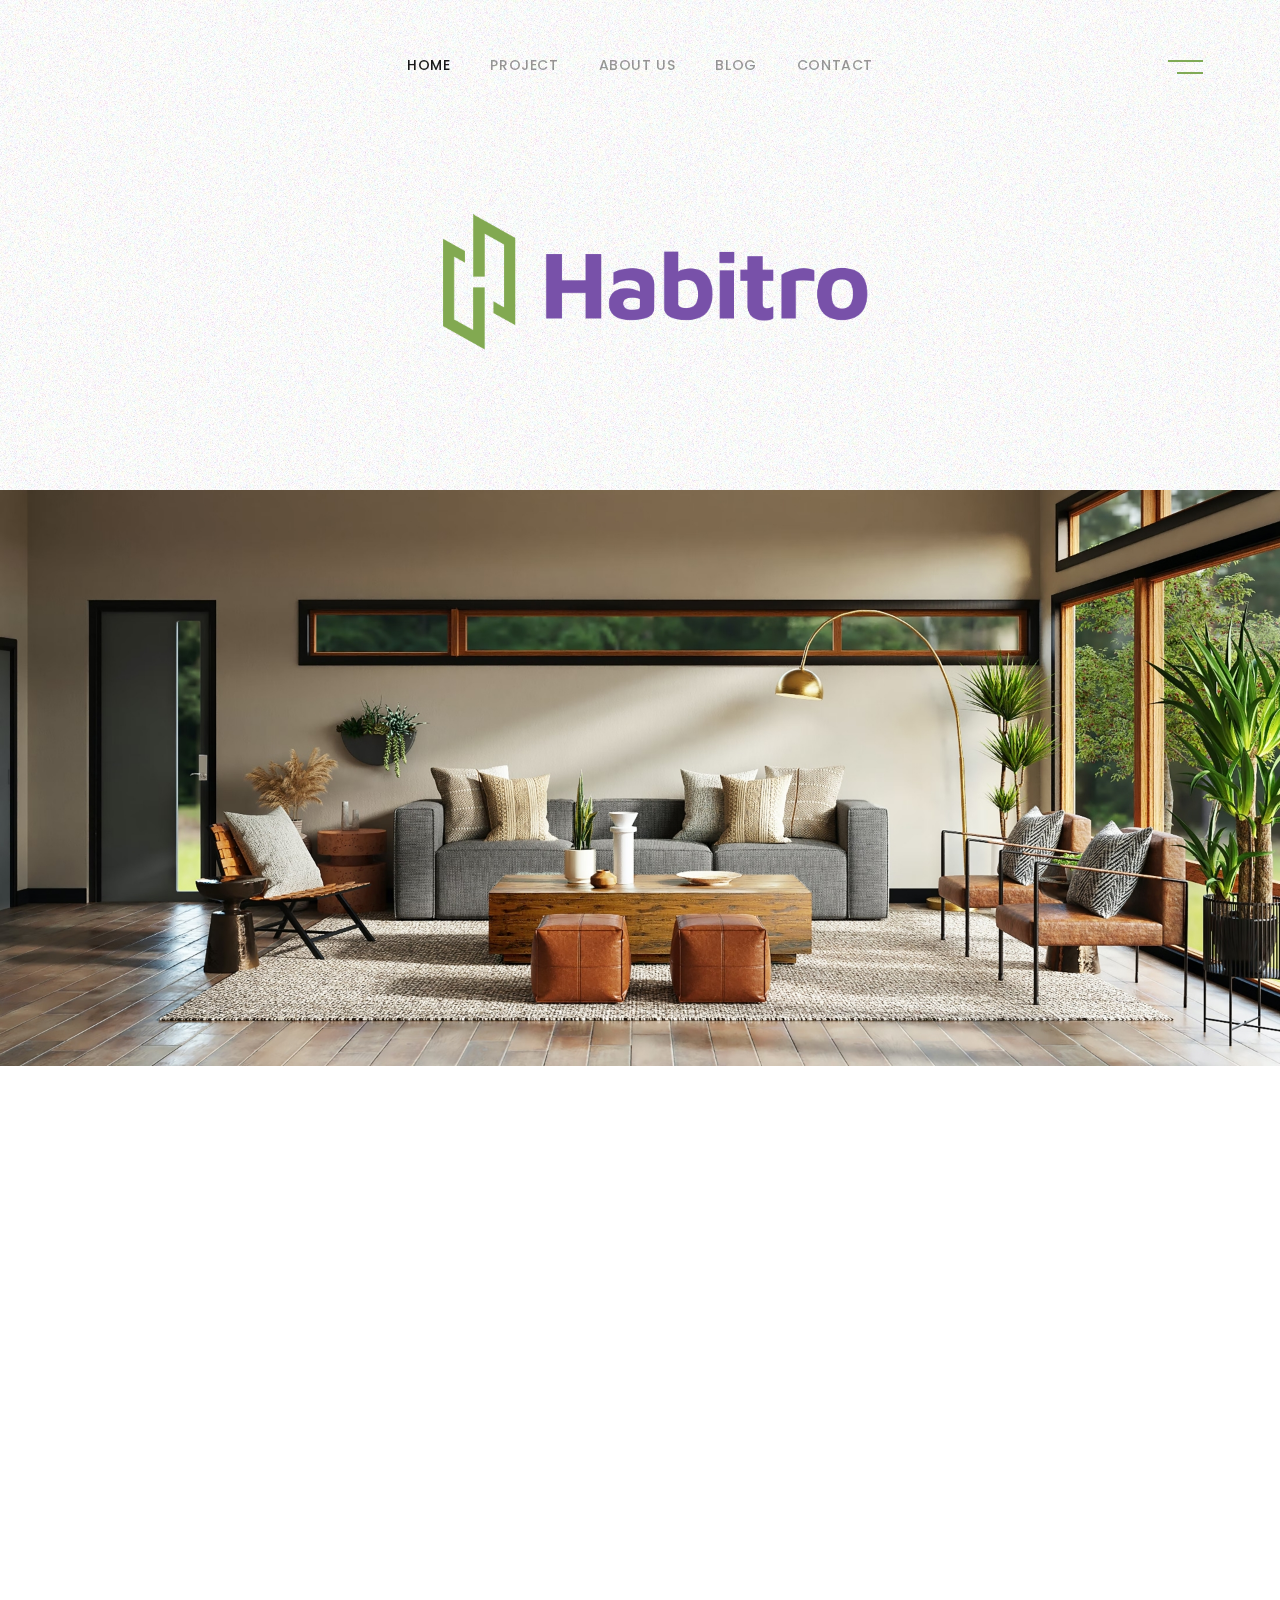
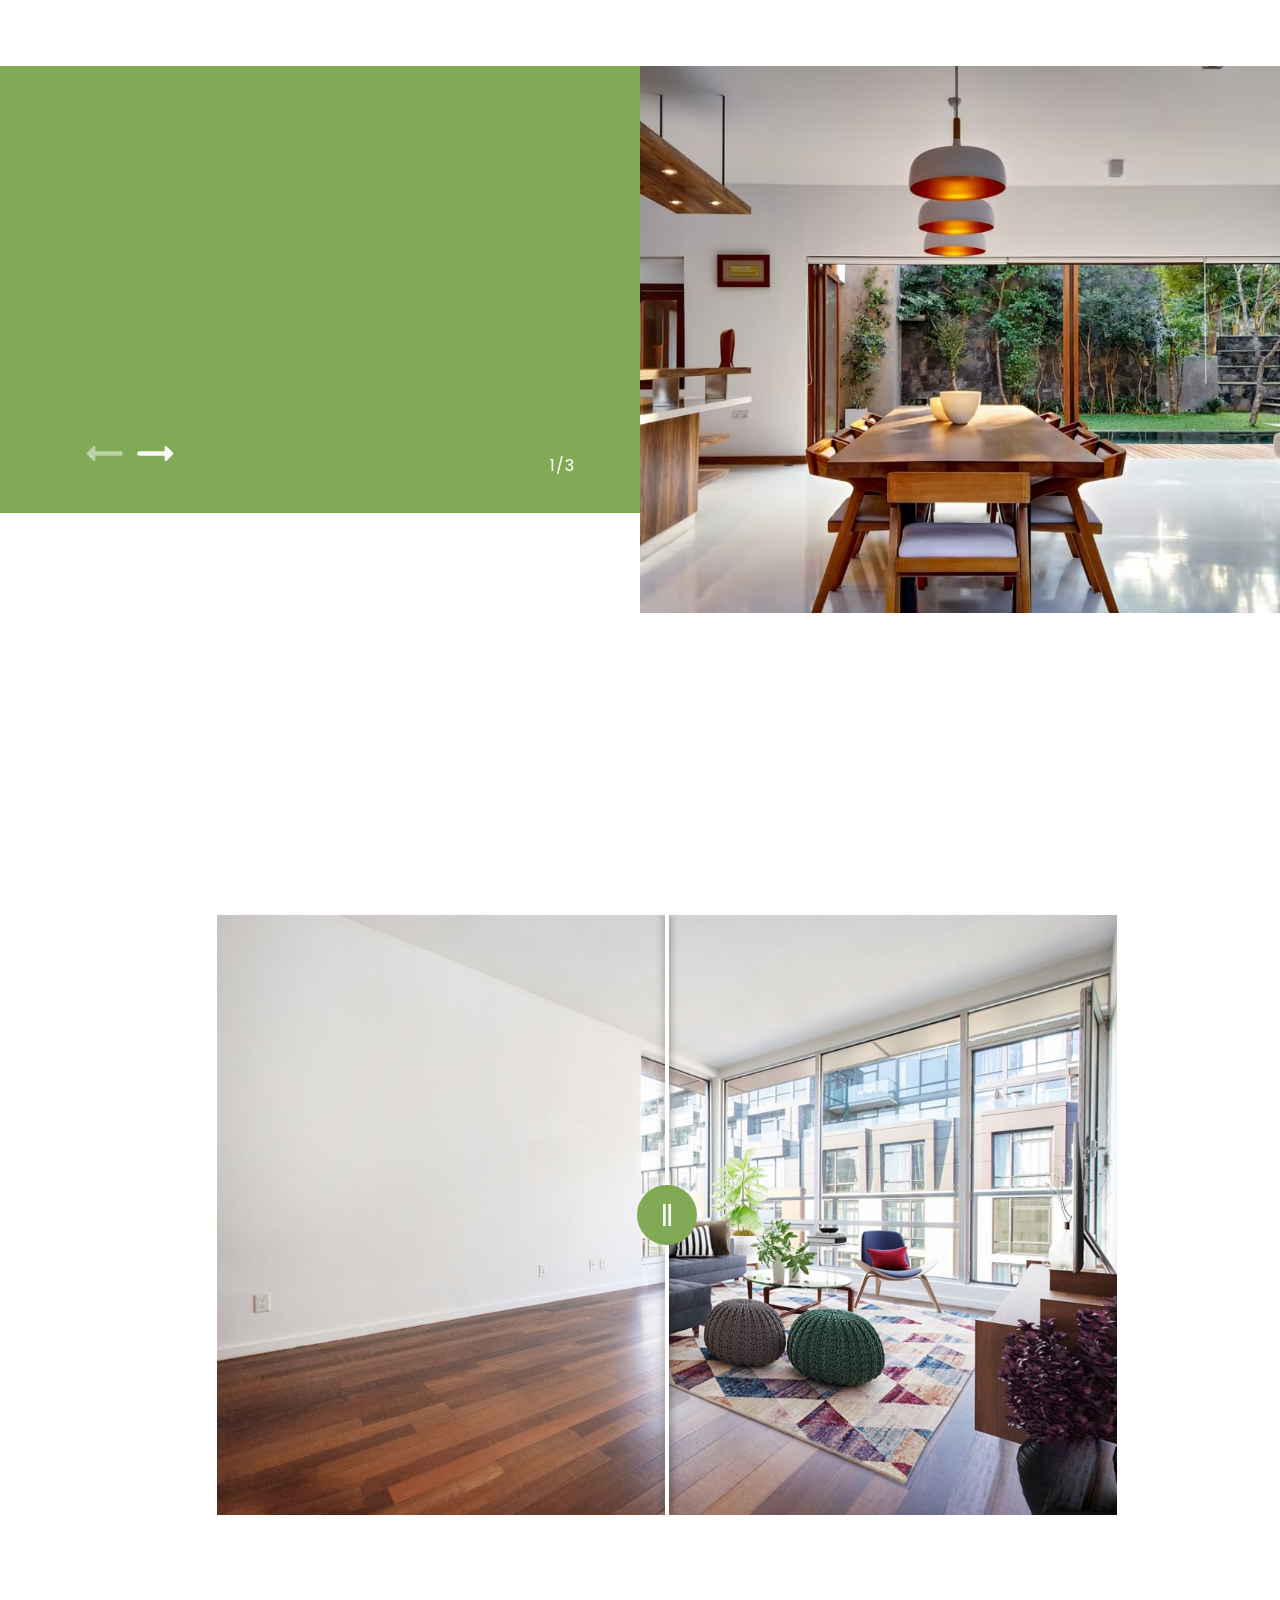
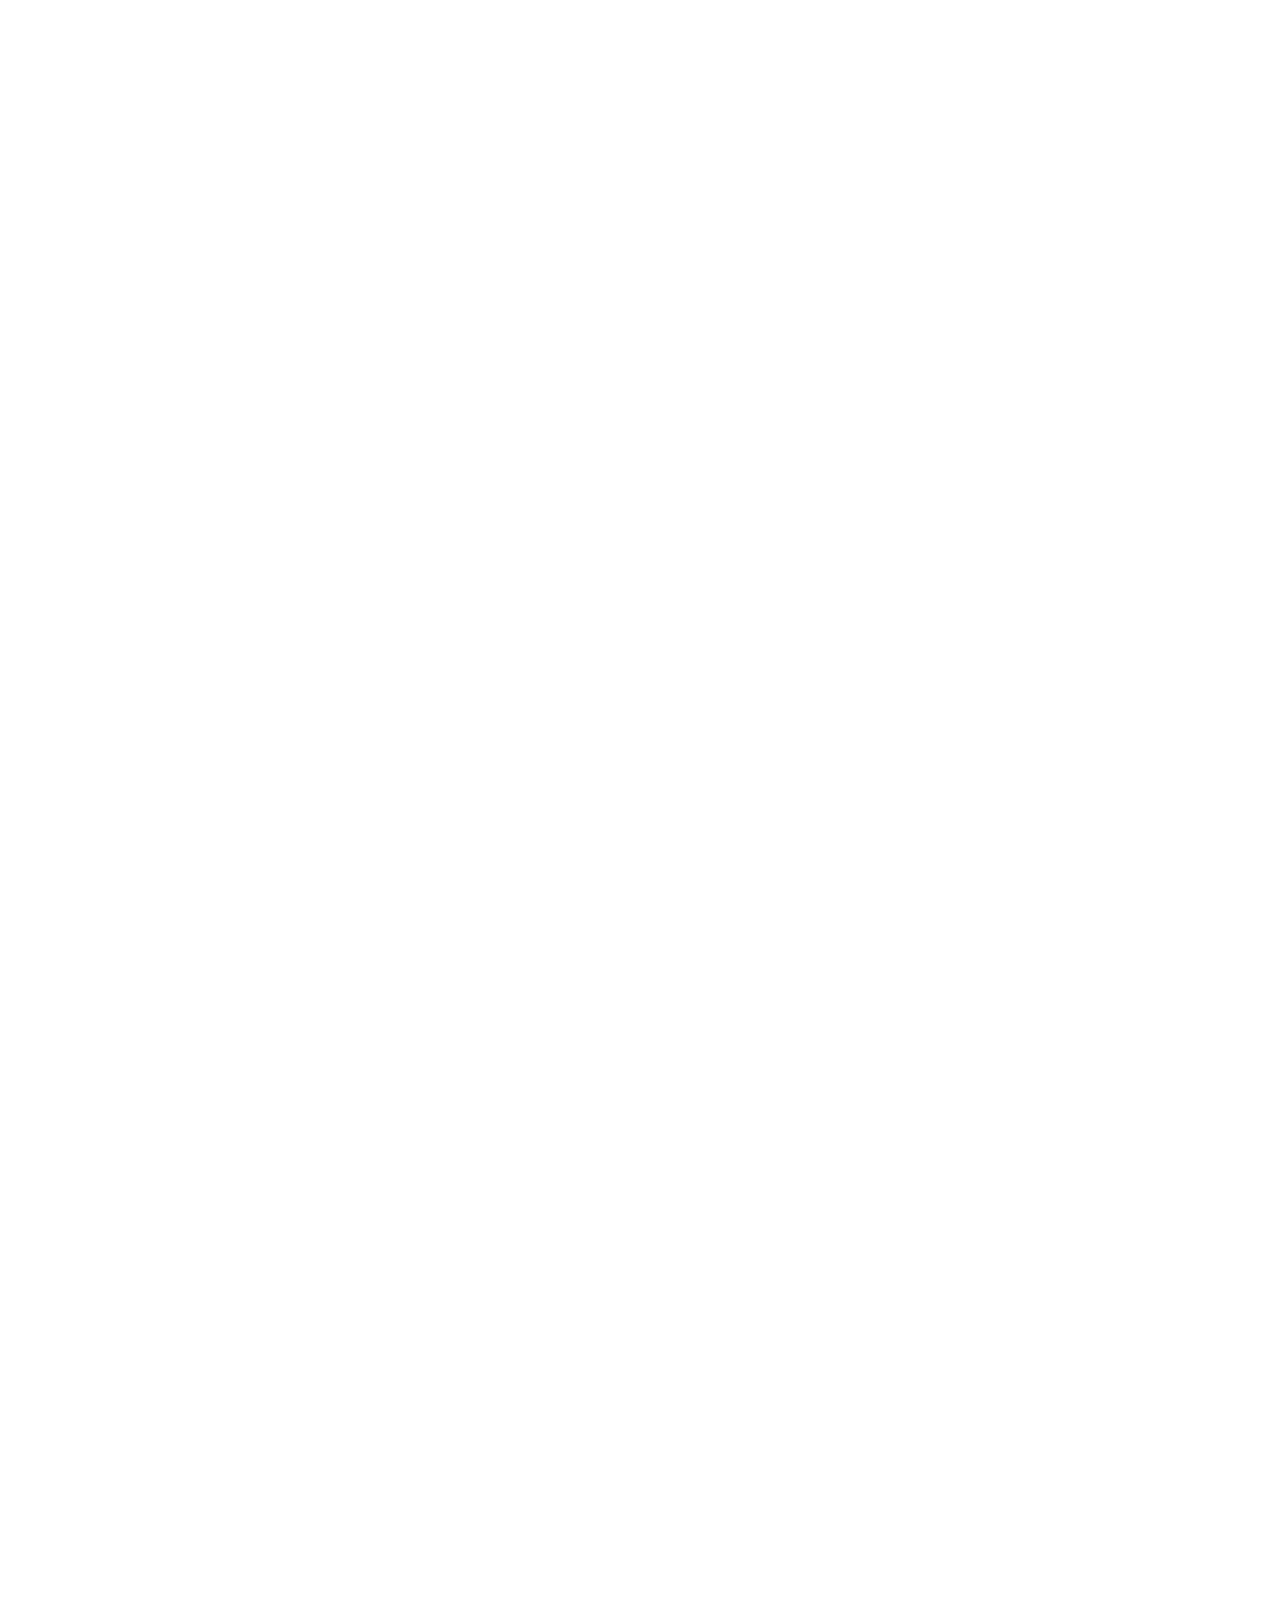
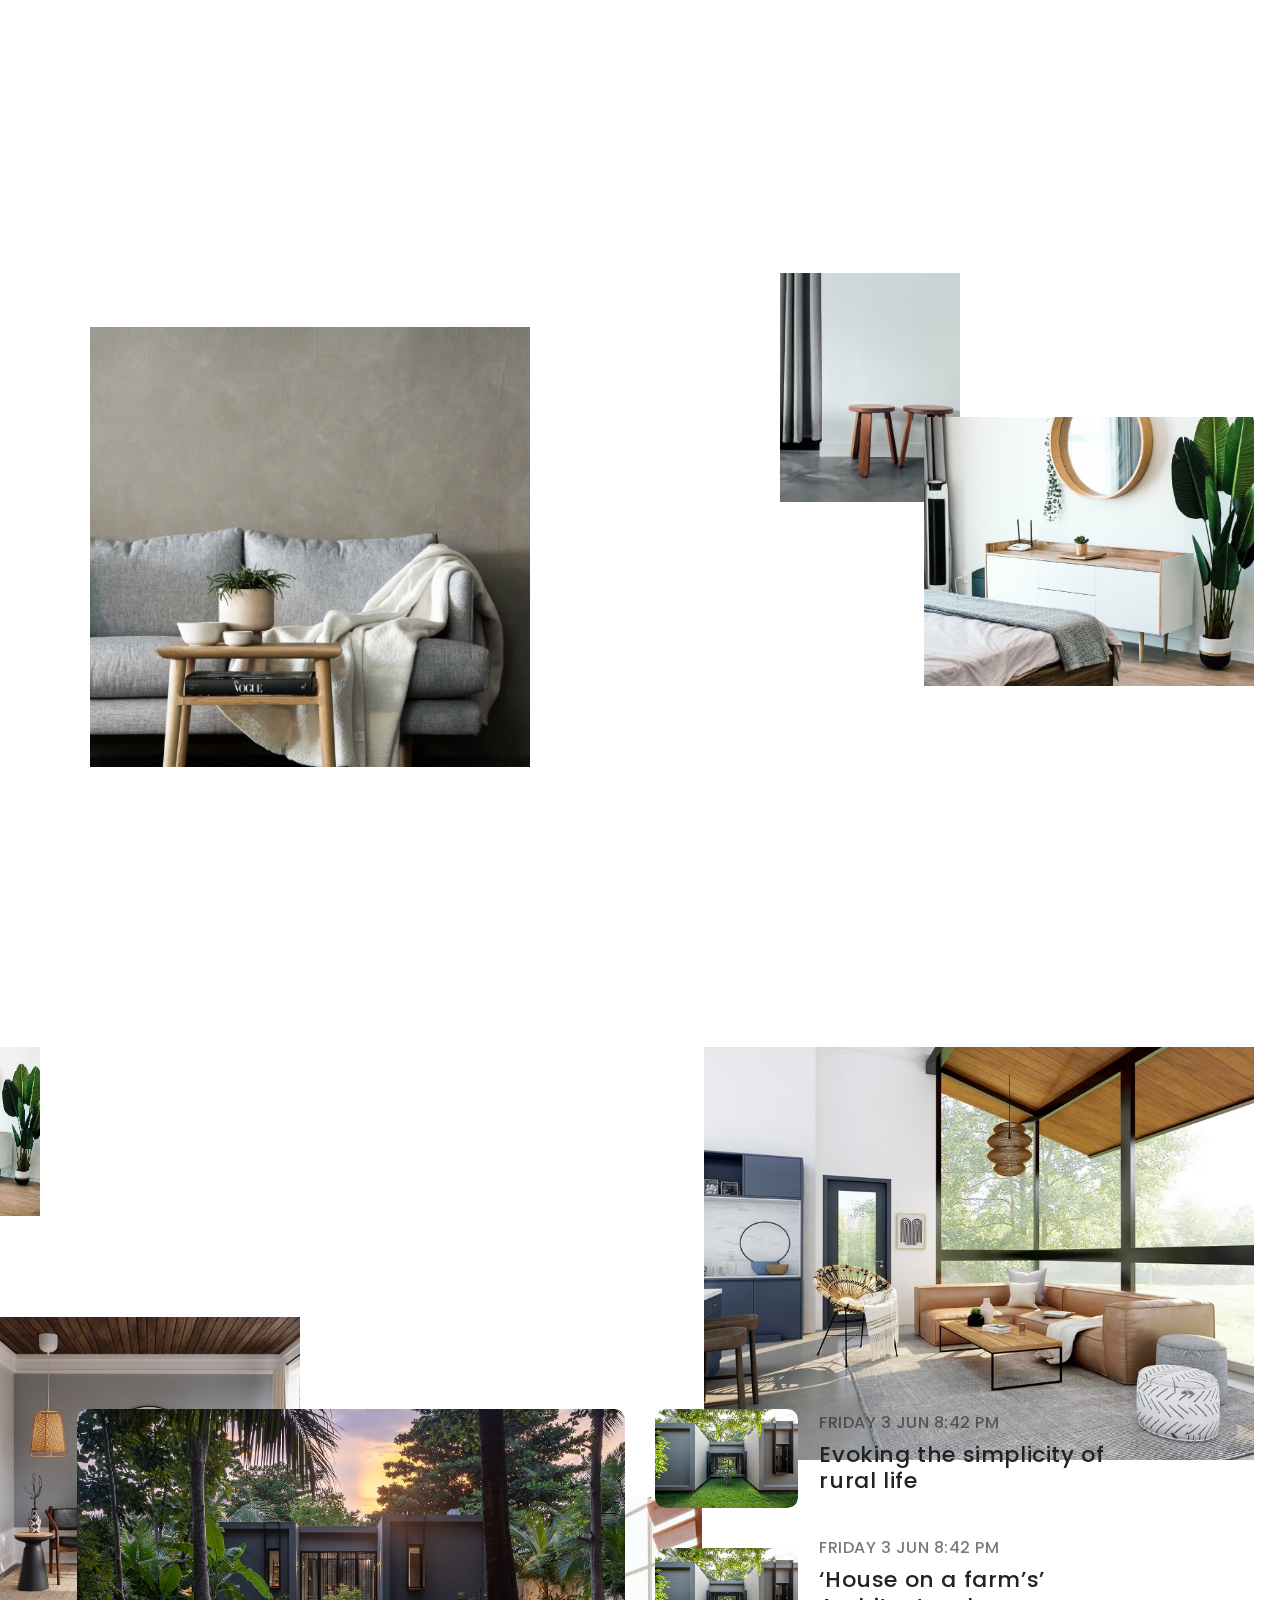
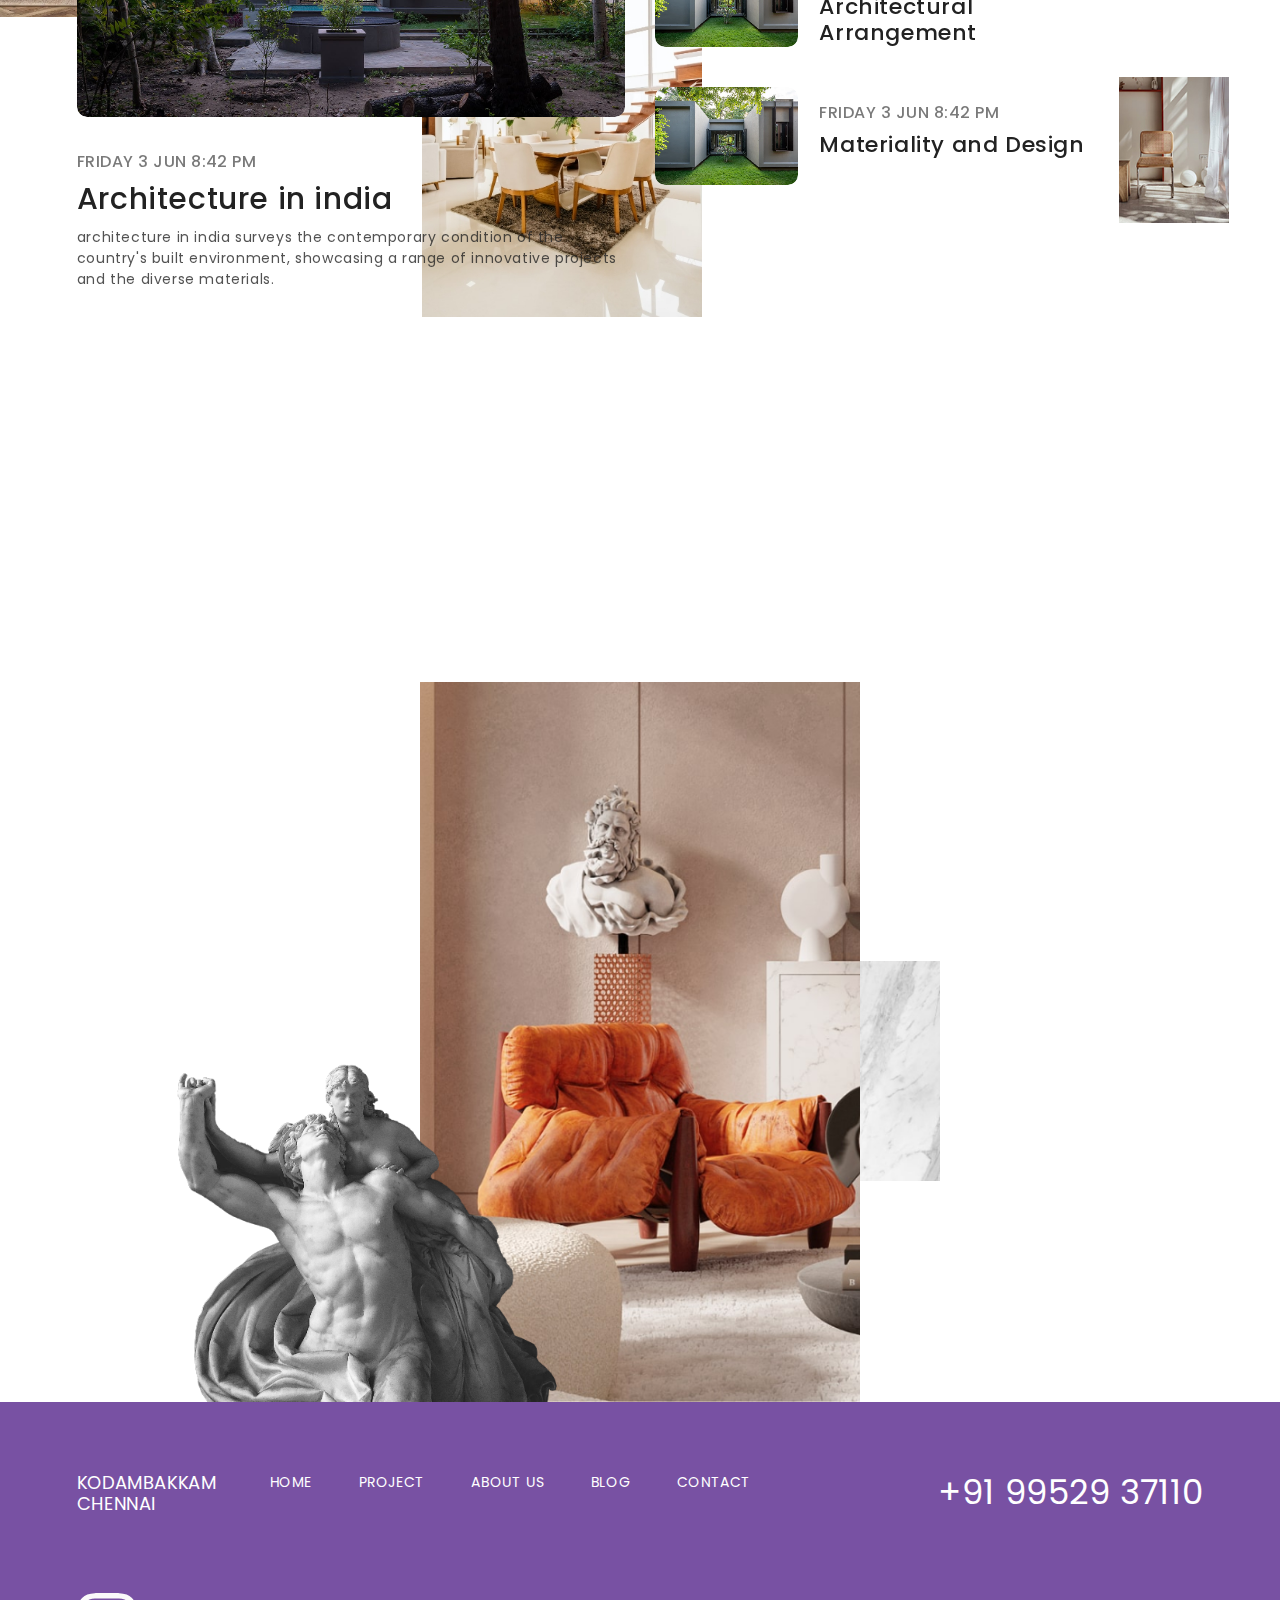
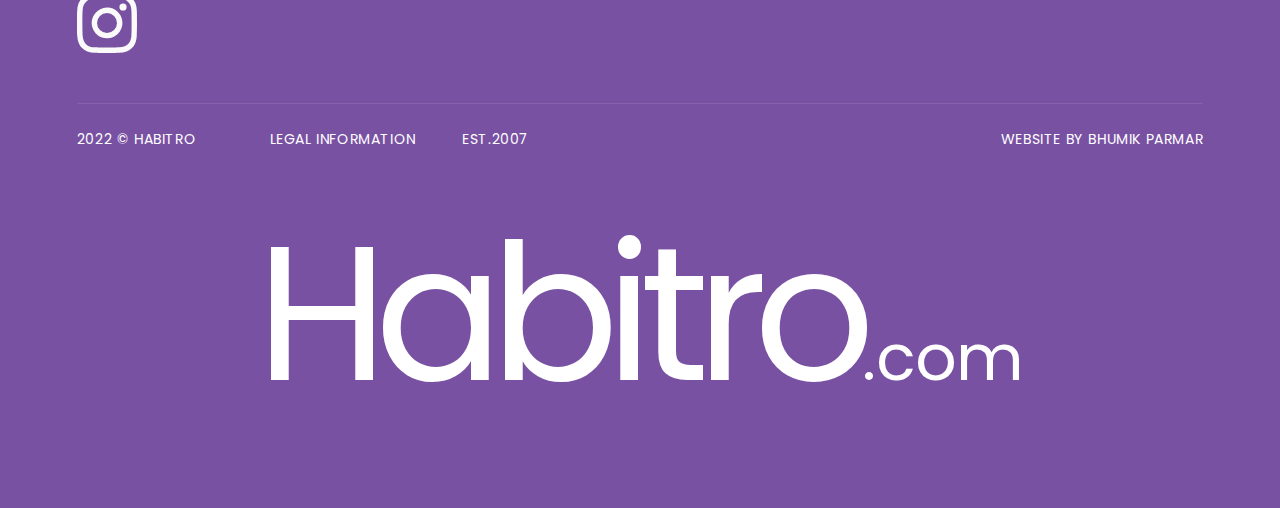
<file: index.html>
<!DOCTYPE html>
<html lang="en">
<head>
    <!-- Metas -->
    <meta charset="utf-8">
    <meta http-equiv="X-UA-Compatible" content="IE=edge" />
    <meta name="viewport" content="width=device-width, initial-scale=1, maximum-scale=1" />
    <title>Habitro</title>
    <meta name="author" content="" />
    <meta name='Keywords' content=' ' />
    <meta name='Description' content=' ' />
    <!-- Favicon -->
    <!-- <link media="all" rel="shortcut icon" href="images/favicon.ico" /> -->
    <!-- CSS Plugins-->
    <link media="all" rel="stylesheet" href="css/bootstrap.min.css">
    <link media="all" rel="stylesheet" href="css/owl.carousel.min.css">
    <link media="all" rel="stylesheet" href="css/normalize.min.css">
    <link media="all" rel="stylesheet" href="css/animate.css">
    <link media="all" rel="stylesheet" href="css/splitting.css" />

    <!-- Core Style Css -->
    <link media="all" rel="stylesheet" href="fonts/fonts.css" />
    <link media="all" rel="stylesheet" href="css/style.css" />

</head>


<body class="home-page">
    <!-- Header start -->
    <header>
        <nav class="navbar navbar-expand-lg navbar-light">
            <a class="navbar-brand" href="index.html">
            <img src="images/logo.png" width="" height="" alt="" class="start_pos" />
            </a>
            <!-- <button class="navbar-toggler" type="button" data-toggle="collapse" data-target="#navbarNavDropdown"
                    aria-controls="navbarNavDropdown" aria-expanded="false" aria-label="Toggle navigation">
                    <span class="navbar-toggler-icon"></span>
                </button> -->
            <div class="collapse navbar-collapse justify-content-center" id="navbarNavDropdown">
                <ul class="navbar-nav">
                    <li class="nav-item">
                        <a class="nav-link" href="index.html">HOME</a>
                    </li>
                    <li class="nav-item">
                        <a class="nav-link" href="project.html">PROJECT</a>
                    </li>
                    <li class="nav-item">
                        <a class="nav-link" href="about-us.html">ABOUT US</a>
                    </li>
                    <li class="nav-item">
                        <a class="nav-link" href="blog.html">BLOG</a>
                    </li>
                    <li class="nav-item">
                        <a class="nav-link" href="contact-us.html">CONTACT</a>
                    </li>
                </ul>
            </div>
        </nav>
    </header>
    <div class="nav-icon">
        <span></span>
        <span></span>
        <span></span>
    </div>
    <section class="overlay-menu">
        <div class="menu-img">
            <img src="images/menu-icon.svg" width="" height="" alt="" />
        </div>
        <ul>
            <li><a href="index.html">HOME</a></li>
            <li><a href="project.html">PROJECTS</a></li>
            <li><a href="about-us.html">ABOUT US</a></li>
            <li><a href="blog.html">BLOG</a></li>
            <li><a href="contact-us.html">CONTACT US</a></li>
        </ul>
    </section>
    <div class="menu-height"></div>
    <!-- Header end -->

            
    <!-- Logo start -->
    <section class="brand-logo brand_logo_padding"></section>
    <!-- logo end -->

    <!-- Home banner start -->
    <section class="home-banner">
        <img src="images/banner01.jpg" width="1920" height="864" alt="" />
    </section>
    <!-- Home banner end -->

    <!-- KNOW MORE ABOUT US start -->
    <section class="about-section">
        <div class="container">
            <div class="row justify-content-center">
                <div class="col-sm-11">
                    <div class="row">
                        <div class="col-sm-10 wow slideInUp" data-wow-duration="2s">
                            <div class="about-copy">
                                <p><a href="jabascript:;">KNOW MORE ABOUT US</a></p>
                                <h3>DESIGN STUDIO SPECIALISING IN ARCHITECTURE, ILLUSTRATION AND PHOTOGRAPHY</h3>
                            </div>
                        </div>
                    </div>
                </div>
            </div>
        </div>
    </section>
    <!-- KNOW MORE ABOUT US end -->

    <!-- PROJECTS start -->
    <section class="project">
        <div class="an-active-lifestyle">
            <h3 class="flip-text" data-splitting>AN ACTIVE LIFESTYLE</h3>
        </div>
        <div class="slider-counter"></div>
        <div class="project-slider owl-carousel">
            <div class="item project-item">
                <div class="row">
                    <div class="col-sm-6 bg-green">
                        <h4 class="wow slideInUp" data-wow-duration="2s">YOGA STUDIO WITH HAMMOCKS 1</h4>
                    </div>
                    <div class="col-sm-6">
                        <div class="img">
                            <img src="images/projects/yoga.jpg" width="" height="" alt="" />
                            <div class="caption">
                                <p>POKLONNAYA 9 HAS A SEPARATE QUITE YOGA ROOM WHERE NOTHING WILL DISTURB YOUR PEACE. A YOGA SESSION IN HAMMOCKS IS A GREAT
                                ALTERNATIVE TO STRETCHING AND GIVE YOU THOSE FEW EXTRA CENTIMETERS TO ACHIEVE YOUR SPLITS.</p>
                                <p><a href="javascript:;">VIEW DETAIL <img src="images/view-details.svg" width="" height="" alt="" /></a></p>
                            </div>
                        </div>
                    </div>
                </div>
            </div>
            <div class="item project-item">
                <div class="row">
                    <div class="col-sm-6 bg-green">
                        <h4 class="wow slideInUp" data-wow-duration="2s">YOGA STUDIO WITH HAMMOCKS 2</h4>
                    </div>
                    <div class="col-sm-6">
                        <div class="img">
                            <img src="images/projects/yoga.jpg" width="" height="" alt="" />
                            <div class="caption">
                                <p>POKLONNAYA 9 HAS A SEPARATE QUITE YOGA ROOM WHERE NOTHING WILL DISTURB YOUR PEACE. A YOGA SESSION IN HAMMOCKS IS A GREAT
                                ALTERNATIVE TO STRETCHING AND GIVE YOU THOSE FEW EXTRA CENTIMETERS TO ACHIEVE YOUR SPLITS.</p>
                                <p><a href="javascript:;">VIEW DETAIL <img src="images/view-details.svg" width="" height="" alt="" /></a></p>
                            </div>
                        </div>
                    </div>
                </div>
            </div>
            <div class="item project-item">
                <div class="row">
                    <div class="col-sm-6 bg-green">
                        <h4 class="wow slideInUp" data-wow-duration="2s">YOGA STUDIO WITH HAMMOCKS 3</h4>
                    </div>
                    <div class="col-sm-6">
                        <div class="img">
                            <img src="images/projects/yoga.jpg" width="" height="" alt="" />
                            <div class="caption">
                                <p>POKLONNAYA 9 HAS A SEPARATE QUITE YOGA ROOM WHERE NOTHING WILL DISTURB YOUR PEACE. A YOGA SESSION IN HAMMOCKS IS A GREAT
                                ALTERNATIVE TO STRETCHING AND GIVE YOU THOSE FEW EXTRA CENTIMETERS TO ACHIEVE YOUR SPLITS.</p>
                                <p><a href="javascript:;">VIEW DETAIL <img src="images/view-details.svg" width="" height="" alt="" /></a></p>
                            </div>
                        </div>
                    </div>
                </div>
            </div>
        </div>

        <div class="second-title text-center">
            <h3 class="flip-text second-text" data-splitting><a href="javascript:;">VIEW ALL PROJECTS <span class="next-btn"></span></a></h3>
        </div>
    </section>
    <!-- PROJECTS  end -->

    <!-- Before After start -->
    <section class="before-after">
        <div class="container">
            <div class="row">
                <div class="col-sm-12">
                    <div class="title">
                        <h2 class="left flip-text" data-splitting>BEFORE</h2>
                    </div>
                    <div class="before-after-div">
                        <div id="comparison">
                            <figure>
                                <div id="handle"></div>
                                <div id="divisor"></div>
                            </figure>
                            <input type="range" min="0" max="100" value="50" id="slider" oninput="moveDivisor()">
                        </div>
                    </div>
                    <div class="title">
                        <h2 class="right flip-text" data-splitting>AFTER</h2>
                    </div>
                </div>
            </div>
        </div>
    </section>
    <!-- Before After end -->

    <!-- About Us start -->
    <section class="about-us">
        <div class="title titles text-center" id="title-img-hover-effect">
            <h2 class="flip-text title">
                <div class="intro-title black" data-splitting>
                    BRIDGING <br class="hidden_mobile">THE GAP BETWEEN <br class="hidden_mobile">TIMELESS INTERIOR <br class="hidden_mobile">DESIGN & TRADITIONAL<br class="hidden_mobile"> CRAFTMENSHIP.
                </div>
                <div class="abs gallery">
                    <div class="items-wrapper">
                        <div class="item">
                            <picture>
                                <img src="images/about/01.jpg" width="" height="" alt="" />
                            </picture>
                        </div>
                        <div class="item">
                            <picture>
                                <img src="images/about/02.jpg" width="" height="" alt="" />
                            </picture>
                        </div>
                        <div class="item">
                            <picture>
                                <img src="images/about/03.jpg" width="" height="" alt="" />
                            </picture>
                        </div>
                        <div class="item">
                            <picture>
                                <img src="images/about/04.jpg" width="" height="" alt="" />
                            </picture>
                        </div>
                        <div class="item">
                            <picture>
                                <img src="images/about/05.jpg" width="" height="" alt="" />
                            </picture>
                        </div>
                        <div class="item">
                            <picture>
                                <img src="images/about/06.jpg" width="" height="" alt="" />
                            </picture>
                        </div>
                        <div class="item">
                            <picture>
                                <img src="images/about/07.jpg" width="" height="" alt="" />
                            </picture>
                        </div>
                        <div class="item">
                            <picture>
                                <img src="images/about/08.jpg" width="" height="" alt="" />
                            </picture>
                        </div>
                        <div class="item">
                            <picture>
                                <img src="images/about/09.jpg" width="" height="" alt="" />
                            </picture>
                        </div>
                        <div class="item">
                            <picture>
                                <img src="images/about/10.jpg" width="" height="" alt="" />
                            </picture>
                        </div>
                        <div class="item">
                            <picture>
                                <img src="images/about/11.jpg" width="" height="" alt="" />
                            </picture>
                        </div>
                        <div class="item">
                            <picture>
                                <img src="images/about/12.jpg" width="" height="" alt="" />
                            </picture>
                        </div>
                        <div class="item">
                            <picture>
                                <img src="images/about/13.jpg" width="" height="" alt="" />
                            </picture>
                        </div>
                        <div class="item">
                            <picture>
                                <img src="images/about/01.jpg" width="" height="" alt="" />
                            </picture>
                        </div>
                        <div class="item">
                            <picture>
                                <img src="images/about/02.jpg" width="" height="" alt="" />
                            </picture>
                        </div>
                        <div class="item">
                            <picture>
                                <img src="images/about/03.jpg" width="" height="" alt="" />
                            </picture>
                        </div>
                        <div class="item">
                            <picture>
                                <img src="images/about/04.jpg" width="" height="" alt="" />
                            </picture>
                        </div>
                        <div class="item">
                            <picture>
                                <img src="images/about/05.jpg" width="" height="" alt="" />
                            </picture>
                        </div>
                        <div class="item">
                            <picture>
                                <img src="images/about/06.jpg" width="" height="" alt="" />
                            </picture>
                        </div>
                        
                    </div>
                </div>
                <div class="abs white">
                    <div class="mask">
                        BRIDGING <br class="hidden_mobile">THE GAP BETWEEN <br class="hidden_mobile">TIMELESS INTERIOR <br class="hidden_mobile">DESIGN & TRADITIONAL<br class="hidden_mobile"> CRAFTMENSHIP.
                    </div>
                </div>
            </h2>
        </div>
        <div class="second-title text-center">
            <h3 class="flip-text second-text" data-splitting><a href="javascript:;">ABOUT US <span class="next-btn"></span></a></h3>
        </div>
    </section>
    <!-- About Us end -->

    <!-- SURROUND YOURSELF WITH LOVE start -->
    <section class="surround-yourself-with-love">
        <h2 class="text-center flip-text third-text" data-splitting>SURROUND YOURSELF WITH LOVE</h2>
        <div class="images-section">
            <div class="images-item rellax" data-rellax-speed="2">
                <img src="images/surround-yourself/surround-yourself-01.jpg" width="524" height="524" alt="" />
            </div>
            <div class="images-item rellax" data-rellax-speed="2">
                <img src="images/surround-yourself/surround-yourself-02.jpg" width="224" height="284" alt="" />
            </div>
            <div class="images-item rellax" data-rellax-speed="2">
                <img src="images/surround-yourself/surround-yourself-03.jpg" width="471" height="383" alt="" />
            </div>
            <div class="images-item rellax" data-rellax-speed="2">
                <img src="images/surround-yourself/surround-yourself-04.jpg" width="58" height="245" alt="" />
            </div>
            <div class="images-item rellax" data-rellax-speed="2">
                <img src="images/surround-yourself/surround-yourself-05.jpg" width="433" height="433" alt="" />
            </div>
            <div class="images-item rellax" data-rellax-speed="2">
                <img src="images/surround-yourself/surround-yourself-06.jpg" width="800" height="600" alt="" />
            </div>
            <div class="images-item rellax" data-rellax-speed="2">
                <img src="images/surround-yourself/surround-yourself-07.jpg" width="388" height="581" alt="" />
            </div>
            <div class="images-item rellax" data-rellax-speed="2">
                <img src="images/surround-yourself/surround-yourself-08.jpg" width="143" height="190" alt="" />
            </div>
        </div>
    </section>
    <!-- SURROUND YOURSELF WITH LOVE end -->

    <!-- Blog listing start -->
    <section class="blog">
        <div class="container">
            <div class="row justify-content-center">
                <div class="col-sm-12">
                    <div class="blog-title text-center">
                        <h2 class="flip-text" data-splitting>THE BLOG</h2>
                        <!-- <h2 class="flip-text">
                            <span class="tr_delay_03">T</span>
                            <span class="tr_delay_05">H</span>
                            <span class="tr_delay_07">E</span>
                            <span class="span_spacer"></span>
                            <span class="tr_delay_09">B</span>
                            <span class="tr_delay_11">L</span>
                            <span class="tr_delay_13">O</span>
                            <span class="tr_delay_15">G</span>
                        </h2> -->
                    </div>
                    <div class="row">
                        <div class="col-sm-6">
                            <div class="blog-item">
                                <a href="blog-inner.html">
                                    <figure>
                                        <picture>
                                            <img src="images/blog/architecture-in-india.png" alt="" width="749"
                                                height="420" />
                                        </picture>
                                    </figure>
                                    <h6>FRIDAY 3 JUN 8:42 PM</h6>
                                    <h3>Architecture in india</h3>
                                    <p>architecture in india surveys the contemporary condition of the country's built environment, showcasing a range of innovative projects and the diverse materials.</p>
                                </a>
                            </div>
                        </div>
                        <div class="col-sm-6 small">
                            <div class="blog-item">
                                <a href="blog-inner.html">
                                    <figure>
                                        <picture class="hidden_mobile">
                                            <img src="images/blog/small/architecture-in-india-small.png" alt="" width="245" height="170" />
                                        </picture>
                                        <picture class="hidden_desktop">
                                            <img src="images/blog/small/architecture-in-india-small-mobile.png" alt="" width="245" height="170" />
                                        </picture>
                                    </figure>
                                    <div class="copy-div">
                                        <h6>FRIDAY 3 JUN 8:42 PM</h6>
                                        <h3>Evoking the simplicity of rural life</h3>
                                    </div>
                                </a>
                            </div>
                            <div class="blog-item">
                                <a href="blog-inner.html">
                                    <figure>
                                        <picture class="hidden_mobile">
                                            <img src="images/blog/small/architecture-in-india-small.png" alt="" width="245" height="170" />
                                        </picture>
                                        <picture class="hidden_desktop">
                                            <img src="images/blog/small/architecture-in-india-small-mobile.png" alt="" width="245" height="170" />
                                        </picture>
                                    </figure>
                                    <div class="copy-div">
                                        <h6>FRIDAY 3 JUN 8:42 PM</h6>
                                        <h3>‘House on a farm’s’ Architectural Arrangement</h3>
                                    </div>
                                </a>
                            </div>
                            <div class="blog-item">
                                <a href="blog-inner.html">
                                    <figure>
                                        <picture class="hidden_mobile">
                                            <img src="images/blog/small/architecture-in-india-small.png" alt="" width="245" height="170" />
                                        </picture>
                                        <picture class="hidden_desktop">
                                            <img src="images/blog/small/architecture-in-india-small-mobile.png" alt="" width="245" height="170" />
                                        </picture>
                                    </figure>
                                    <div class="copy-div">
                                        <h6>FRIDAY 3 JUN 8:42 PM</h6>
                                        <h3>Materiality and Design</h3>
                                    </div>
                                </a>
                            </div>

                            <div class="second-title">
                                <h3 class="flip-text second-text" data-splitting><a href="javascript:;">READ MORE <span class="next-btn"></span></a></h3>
                            </div>
                        </div>

                    </div>
                </div>
            </div>
        </div>
    </section>
    <!-- Blog listing end -->

    <!-- Blog listing start -->
    <section class="select-aprtment">
        <div class="container">
            <div class="row justify-content-center">
                <div class="col-sm-12">
                    <div class="title text-center">
                        <h2 class="flip-text" data-splitting>SELECT <br>AN APRTMENT</h2>
                    </div>
                    <div class="aprtment-item">
                        <div class="main-img">
                            <img src="images/select-aprtment-01.png" alt="" width="536" height="797" />
                            <span>
                                <a href="javascript:;"></a>
                            </span>
                        </div>
                        <div class="left-img">
                            <img src="images/select-aprtment-02.png" alt="" width="567" height="709" />
                        </div>
                        <div class="right-img">
                            <img src="images/select-aprtment-03.png" alt="" width="268" height="268" />
                        </div>
                    </div>
                </div>
            </div>
        </div>
    </section>
    <!-- Blog listing end -->

    <!-- footer start -->
    <footer>
        <div class="row">
            <div class="col-sm-8">
                <div class="row">
                    <div class="col-sm-3 hidden_mobile">
                        <h4>KODAMBAKKAM <br>CHENNAI</h4>
                    </div>
                    <div class="col-sm-9 col-4">
                        <ul>
                            <li><a href="index.html">HOME</a></li>
                            <li><a href="project.html">PROJECT</a></li>
                            <li><a href="about-us.html">ABOUT US</a></li>
                            <li><a href="blog.html">BLOG</a></li>
                            <li><a href="contact-us.html">CONTACT</a></li>
                        </ul>
                    </div>
                    <div class="col-8 hidden_desktop text-right">
                        <h4>KODAMBAKKAM <br>CHENNAI</h4>
                        <div class="insta-logo">
                            <img src="images/instagram.svg" alt="" width="" height="" />
                        </div>
                    </div>
                </div>
            </div>
            <div class="col-sm-4 text-right mobile-center">
                <h3><a href="te:+91 99529 37110">+91 99529 37110</a></h3>
            </div>
        </div>
        <div class="row">
            <div class="col-sm-12 insta-logo">
                <img src="images/instagram.svg" class="hidden_mobile" alt="" width="" height="" />
                <hr>
            </div>
        </div>
        <div class="row">
            <div class="col-sm-8">
                <div class="row">
                    <div class="col-sm-3">
                        <p>2022 © HABITRO</p>
                    </div>
                    <div class="col-sm-3">
                        <p><a href="javascript:;">LEGAL INFORMATION</a></p>
                    </div>
                    <div class="col-sm-3">
                        <p>EST.2007</p>
                    </div>
                </div>
            </div>

            <div class="col-sm-4 text-right mobile-left">
                <p>WEBSITE BY BHUMIK PARMAR</p>
            </div>
        </div>
        <div class="row">
            <div class="col-sm-12">
                <div class="text-center">
                    <div class="footer-logo">
                        <h3>Habitro<span>.com</span></h3>
                    </div>
                </div>
            </div>
        </div>
    </footer>
    <!-- footer end -->


    <!-- jQuery -->
    <script type="text/javascript" src="js/jquery.min.js"></script>
    <script type="text/javascript" src="js/popper.min.js"></script>
    <script type="text/javascript" src="js/bootstrap.min.js"></script>
    <!-- <script type="text/javascript" src="js/gsap.min.js"></script> -->
    <!-- <script type="text/javascript" src="js/SplitText3.min.js"></script> -->
    <!-- <script type="text/javascript" src="js/ScrollSmoother.min.js"></script> -->
    <!-- <script type="text/javascript" src="js/ScrollTrigger.min.js"></script> -->
    <script type="text/javascript" src="js/owl.carousel.min.js"></script>
    <script type="text/javascript" src="js/rellax.min.js"></script>
    <script type="text/javascript" src="js/SmoothScroll.min.js"></script>
    <script type="text/javascript" src='js/splitting.min.js'></script>
    
    <script type="text/javascript" src="js/wow.min.js"></script>
    <script type="text/javascript" src="js/main.js"></script>


</body>

</html>
</file>
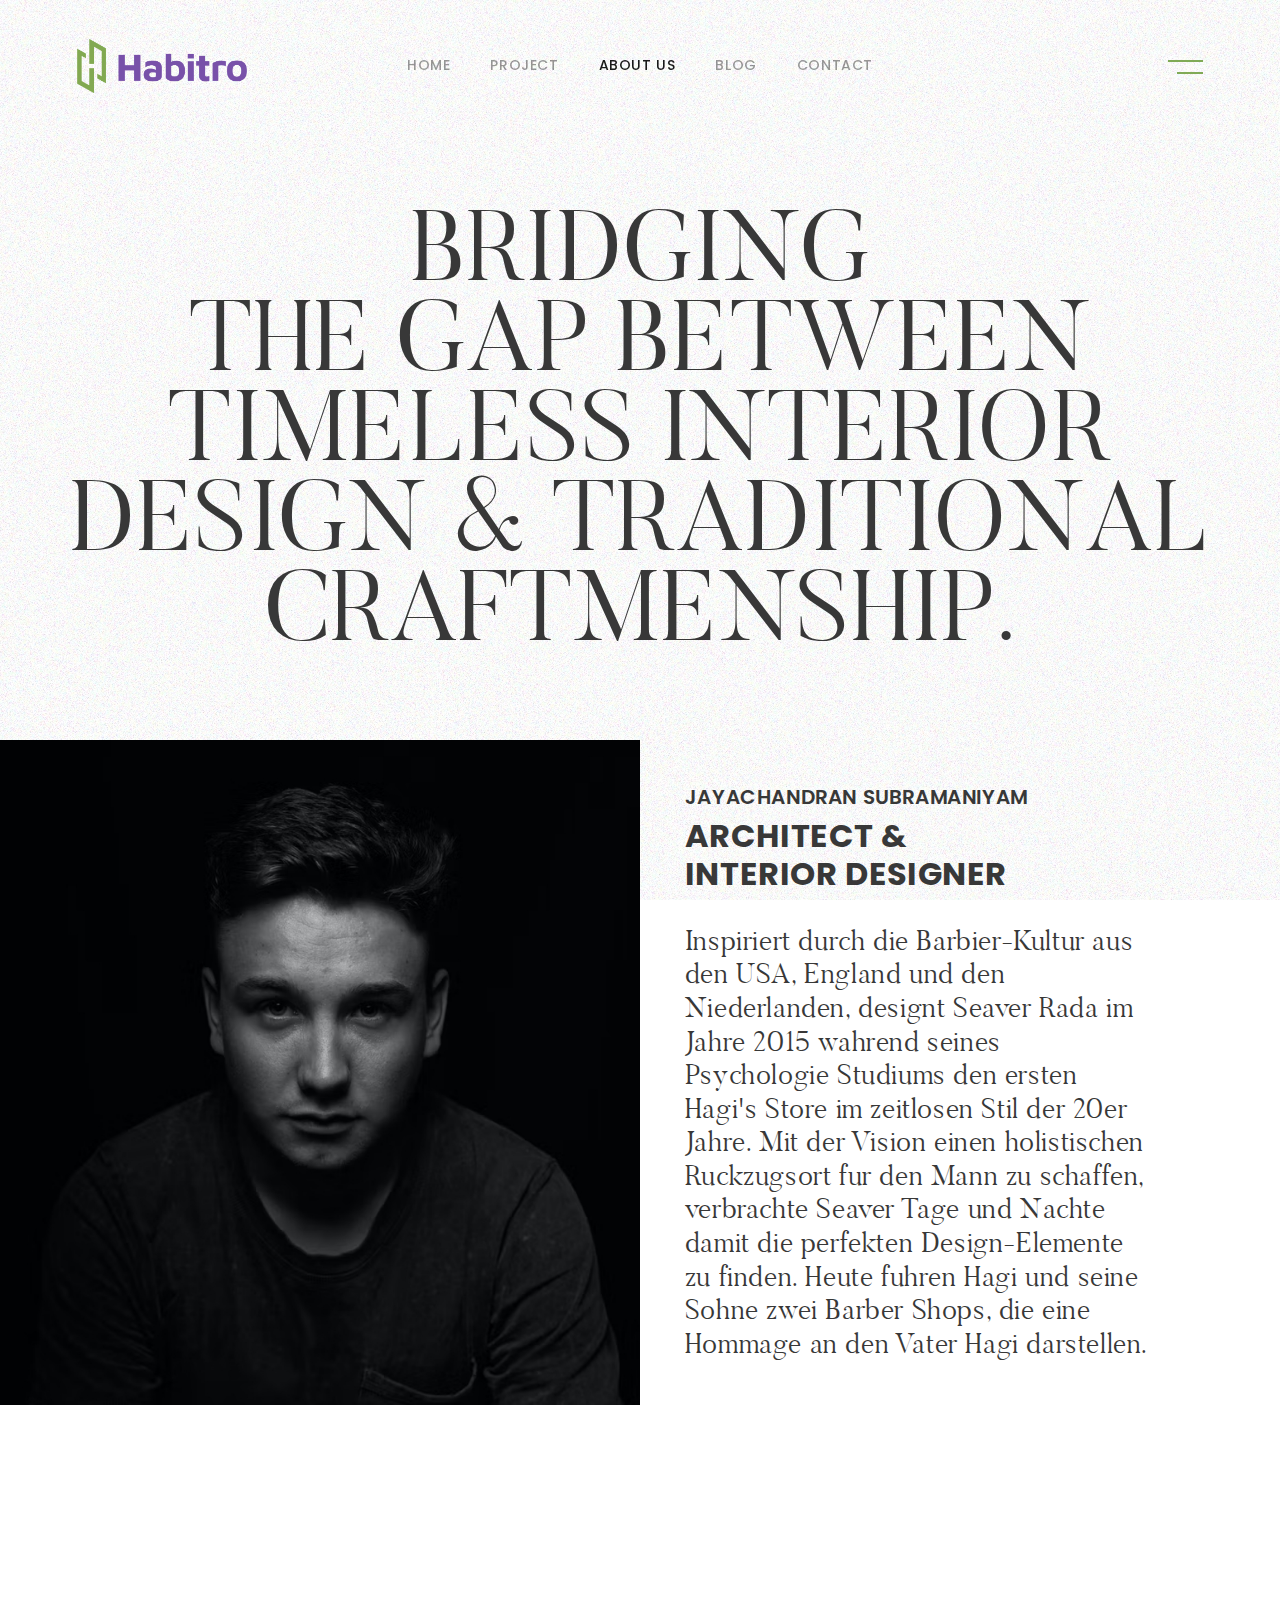
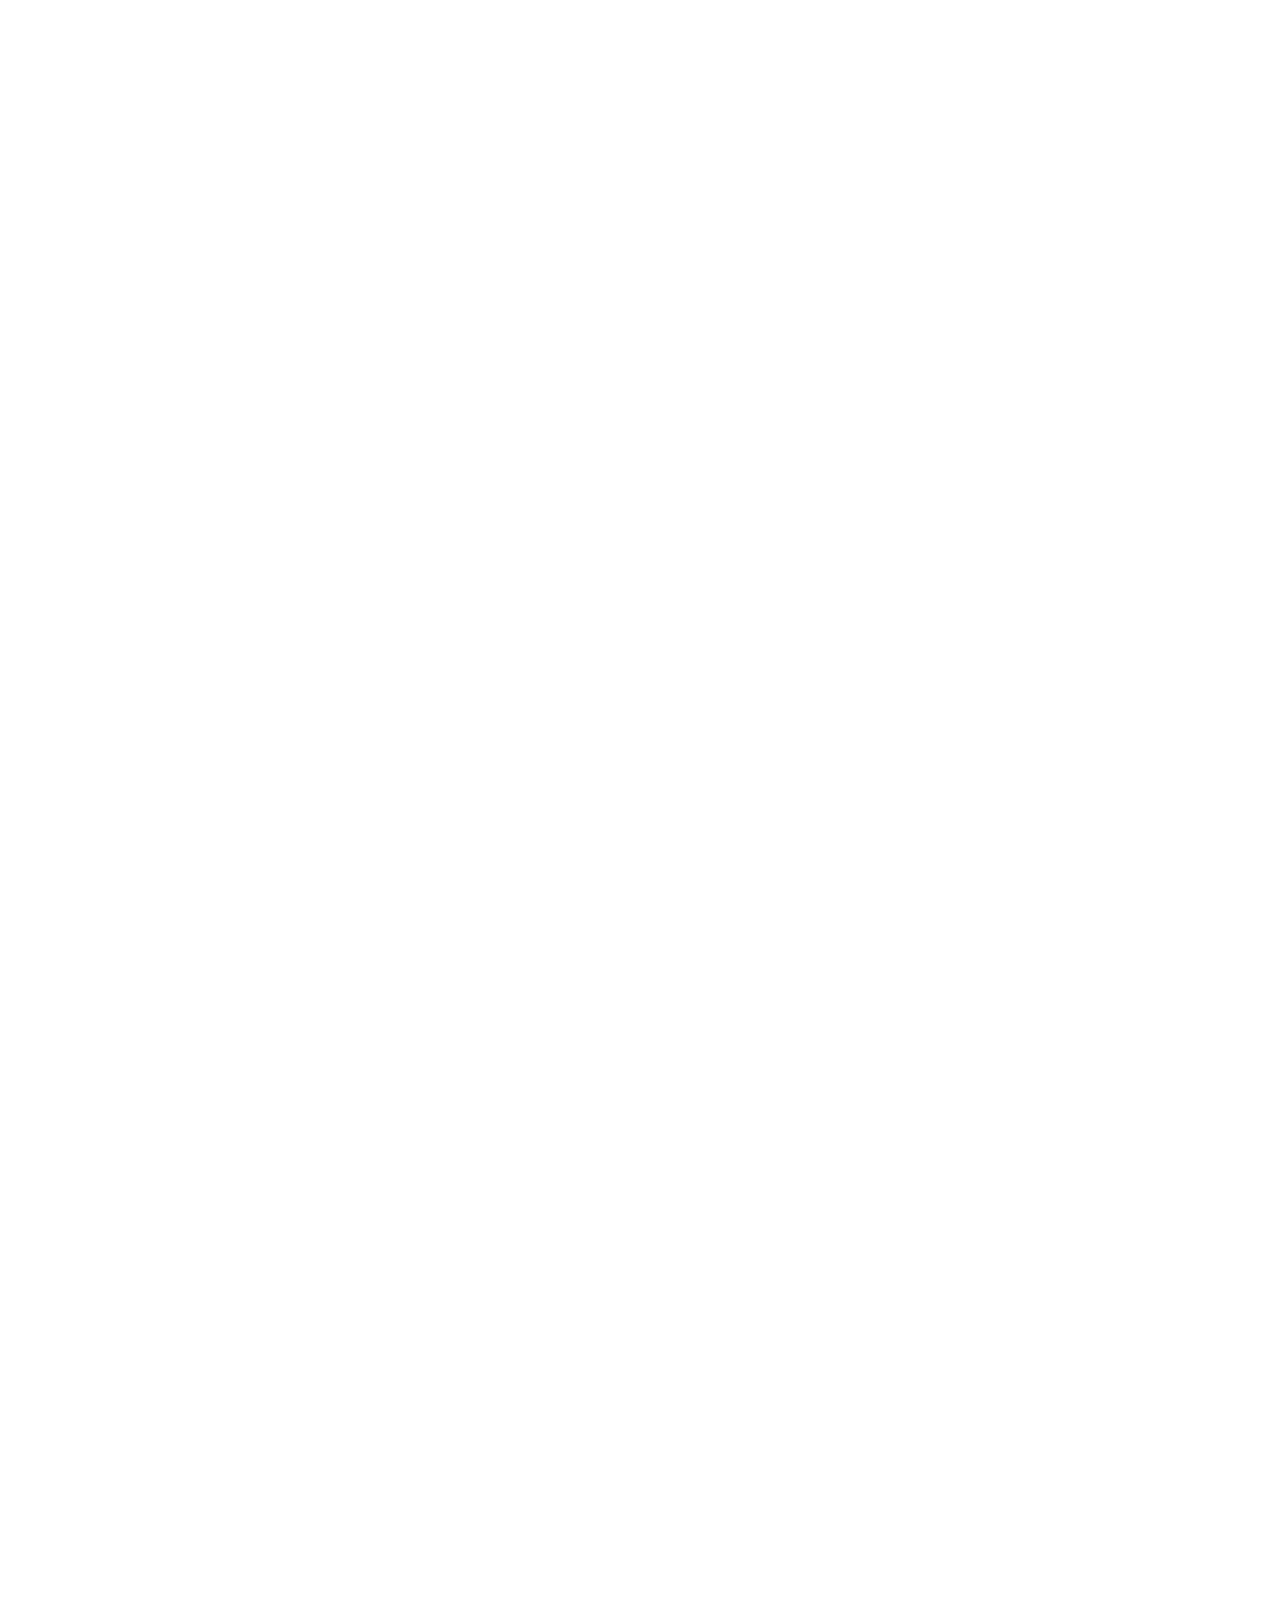
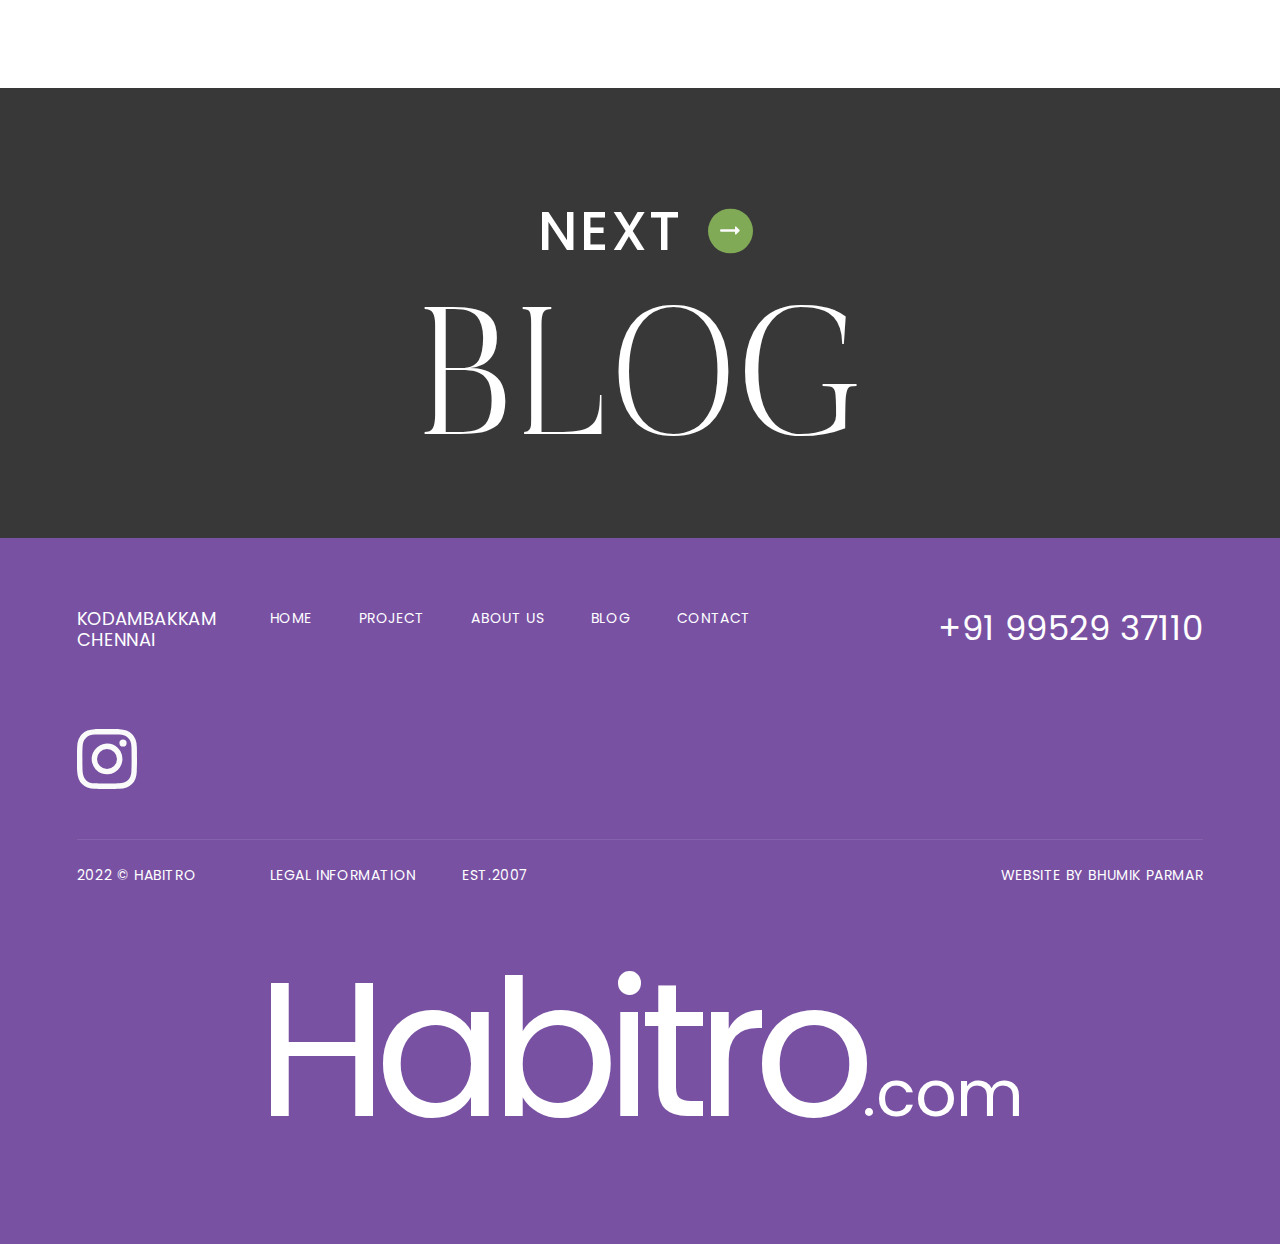
<file: about-us.html>
<!DOCTYPE html>
<html lang="en">
<head>
    <!-- Metas -->
    <meta charset="utf-8">
    <meta http-equiv="X-UA-Compatible" content="IE=edge" />
    <meta name="viewport" content="width=device-width, initial-scale=1, maximum-scale=1" />
    <title>Habitro</title>
    <meta name="author" content="" />
    <meta name='Keywords' content=' ' />
    <meta name='Description' content=' ' />
    <!-- Favicon -->
    <!-- <link media="all" rel="shortcut icon" href="images/favicon.ico" /> -->
    <!-- CSS Plugins-->
    <link media="all" rel="stylesheet" href="css/bootstrap.min.css">
    <link media="all" rel="stylesheet" href="css/owl.carousel.min.css">
    <link media="all" rel="stylesheet" href="css/normalize.min.css">
    <link media="all" rel="stylesheet" href="css/animate.css">
    <link media="all" rel="stylesheet" href="css/splitting.css" />
    
    <!-- Core Style Css -->
    <link media="all" rel="stylesheet" href="fonts/fonts.css" />
    <link media="all" rel="stylesheet" href="css/style.css" />
    
</head>
<body>

    <!-- Header start -->
    <header>
        <nav class="navbar navbar-expand-lg navbar-light">
            <a class="navbar-brand" href="index.html"> </a>
            <!-- <button class="navbar-toggler" type="button" data-toggle="collapse" data-target="#navbarNavDropdown"
                        aria-controls="navbarNavDropdown" aria-expanded="false" aria-label="Toggle navigation">
                        <span class="navbar-toggler-icon"></span>
                    </button> -->
            <div class="collapse navbar-collapse justify-content-center" id="navbarNavDropdown">
                <ul class="navbar-nav">
                    <li class="nav-item">
                        <a class="nav-link" href="index.html">HOME</a>
                    </li>
                    <li class="nav-item">
                        <a class="nav-link" href="project.html">PROJECT</a>
                    </li>
                    <li class="nav-item">
                        <a class="nav-link" href="about-us.html">ABOUT US</a>
                    </li>
                    <li class="nav-item">
                        <a class="nav-link" href="blog.html">BLOG</a>
                    </li>
                    <li class="nav-item">
                        <a class="nav-link" href="contact-us.html">CONTACT</a>
                    </li>
                </ul>
            </div>
        </nav>
    </header>
    <div class="nav-icon">
        <span></span>
        <span></span>
        <span></span>
    </div>
    <section class="overlay-menu">
        <div class="menu-img">
            <img src="images/menu-icon.svg" width="" height="" alt="" />
        </div>
        <ul>
            <li><a href="index.html">HOME</a></li>
            <li><a href="project.html">PROJECTS</a></li>
            <li><a href="about-us.html">ABOUT US</a></li>
            <li><a href="blog.html">BLOG</a></li>
            <li><a href="contact-us.html">CONTACT US</a></li>
        </ul>
    </section>
    <div class="menu-height"></div>
    <!-- Header end -->

    <!-- About Us start -->
    <section class="about-us">
        <div class="title titles text-center" id="title-img-hover-effect">
            <h2 class="flip-text title flip-text-animation">
                <div class="intro-title black" data-splitting>
                    BRIDGING <br class="hidden_mobile">THE GAP BETWEEN <br class="hidden_mobile">TIMELESS INTERIOR <br class="hidden_mobile">DESIGN & TRADITIONAL<br class="hidden_mobile"> CRAFTMENSHIP.
                </div>
                <div class="abs gallery">
                    <div class="items-wrapper">
                        <div class="item">
                            <picture>
                                <img src="images/about/01.jpg" width="" height="" alt="" />
                            </picture>
                        </div>
                        <div class="item">
                            <picture>
                                <img src="images/about/02.jpg" width="" height="" alt="" />
                            </picture>
                        </div>
                        <div class="item">
                            <picture>
                                <img src="images/about/03.jpg" width="" height="" alt="" />
                            </picture>
                        </div>
                        <div class="item">
                            <picture>
                                <img src="images/about/04.jpg" width="" height="" alt="" />
                            </picture>
                        </div>
                        <div class="item">
                            <picture>
                                <img src="images/about/05.jpg" width="" height="" alt="" />
                            </picture>
                        </div>
                        <div class="item">
                            <picture>
                                <img src="images/about/06.jpg" width="" height="" alt="" />
                            </picture>
                        </div>
                        <div class="item">
                            <picture>
                                <img src="images/about/07.jpg" width="" height="" alt="" />
                            </picture>
                        </div>
                        <div class="item">
                            <picture>
                                <img src="images/about/08.jpg" width="" height="" alt="" />
                            </picture>
                        </div>
                        <div class="item">
                            <picture>
                                <img src="images/about/09.jpg" width="" height="" alt="" />
                            </picture>
                        </div>
                        <div class="item">
                            <picture>
                                <img src="images/about/10.jpg" width="" height="" alt="" />
                            </picture>
                        </div>
                        <div class="item">
                            <picture>
                                <img src="images/about/11.jpg" width="" height="" alt="" />
                            </picture>
                        </div>
                        <div class="item">
                            <picture>
                                <img src="images/about/12.jpg" width="" height="" alt="" />
                            </picture>
                        </div>
                        <div class="item">
                            <picture>
                                <img src="images/about/13.jpg" width="" height="" alt="" />
                            </picture>
                        </div>
                        <div class="item">
                            <picture>
                                <img src="images/about/01.jpg" width="" height="" alt="" />
                            </picture>
                        </div>
                        <div class="item">
                            <picture>
                                <img src="images/about/02.jpg" width="" height="" alt="" />
                            </picture>
                        </div>
                        <div class="item">
                            <picture>
                                <img src="images/about/03.jpg" width="" height="" alt="" />
                            </picture>
                        </div>
                        <div class="item">
                            <picture>
                                <img src="images/about/04.jpg" width="" height="" alt="" />
                            </picture>
                        </div>
                        <div class="item">
                            <picture>
                                <img src="images/about/05.jpg" width="" height="" alt="" />
                            </picture>
                        </div>
                        <div class="item">
                            <picture>
                                <img src="images/about/06.jpg" width="" height="" alt="" />
                            </picture>
                        </div>
                        
                    </div>
                </div>
                <div class="abs white">
                    <div class="mask">
                        BRIDGING <br class="hidden_mobile">THE GAP BETWEEN <br class="hidden_mobile">TIMELESS INTERIOR <br class="hidden_mobile">DESIGN & TRADITIONAL<br class="hidden_mobile"> CRAFTMENSHIP.
                    </div>
                </div>
            </h2>
        </div>
    </section>
    <!-- About Us end -->

    <section class="jayachandran-section">
        <div class="row m-0 align-items-center">
            <div class="col-sm-6 p-0">
                <img src="images/jayachandran.jpg" width="933" height="970" alt="" />
            </div>
            <div class="col-sm-6 p-0">
                <div class="copy">
                    <h6>JAYACHANDRAN SUBRAMANIYAM</h6>
                    <h2>ARCHITECT & INTERIOR DESIGNER</h2>
                    <h3>Inspiriert durch die Barbier-Kultur aus den USA, England und den Niederlanden, designt Seaver Rada im Jahre 2015
                        wahrend seines Psychologie Studiums den ersten Hagi's Store im zeitlosen Stil der 20er Jahre. Mit der Vision einen
                        holistischen Ruckzugsort fur den Mann zu schaffen, verbrachte Seaver Tage und Nachte damit die perfekten
                        Design-Elemente zu finden.
                        Heute fuhren Hagi und seine Sohne zwei Barber Shops, die eine Hommage an den Vater Hagi darstellen.</h3>
                </div>
            </div>
        </div>
    </section>

    <section class="box-layout">
        <div class="container">
            <div class="row justify-content-center">
                <div class="col-sm-11">
                    <div class="row align-items-center box-layout-item wow fadeIn" data-wow-duration="2s" data-wow-delay="0.5s">
                        <div class="col-sm-2">
                            <img src="images/icon-01.png" width="169" height="168" alt="" />
                        </div>
                        <div class="col-sm-6">
                            <h3>Interior 3D Design</h3>
                        </div>
                        <div class="col-sm-4">
                            <p>Sed ut perspiciatis unde omnis iste natus error sit voluptatem accusantium doloremque laudantium, totam rem aperiam,
                            eaque ipsa quae.</p>
                        </div>
                    </div>
                    <div class="row align-items-center box-layout-item wow fadeIn" data-wow-duration="2s" data-wow-delay="1s">
                        <div class="col-sm-2">
                            <img src="images/icon-02.png" width="167" height="166" alt="" />
                        </div>
                        <div class="col-sm-6">
                            <h3>Interior Works</h3>
                        </div>
                        <div class="col-sm-4">
                            <p>Sed ut perspiciatis unde omnis iste natus error sit voluptatem accusantium doloremque laudantium, totam rem aperiam,
                            eaque ipsa quae.</p>
                        </div>
                    </div>
                    <div class="row align-items-center box-layout-item wow fadeIn" data-wow-duration="2s" data-wow-delay="1.5s">
                        <div class="col-sm-2">
                            <img src="images/icon-03.png" width="169" height="169" alt="" />
                        </div>
                        <div class="col-sm-6">
                            <h3>Renovations / Construction services</h3>
                        </div>
                        <div class="col-sm-4">
                            <p>Sed ut perspiciatis unde omnis iste natus error sit voluptatem accusantium doloremque laudantium, totam rem aperiam,
                            eaque ipsa quae.</p>
                        </div>
                    </div>
                    <div class="row align-items-center box-layout-item wow fadeIn" data-wow-duration="2s" data-wow-delay="2s">
                        <div class="col-sm-2">
                            <img src="images/icon-04.png" width="169" height="169" alt="" />
                        </div>
                        <div class="col-sm-6">
                            <h3>Consultations</h3>
                        </div>
                        <div class="col-sm-4">
                            <p>Sed ut perspiciatis unde omnis iste natus error sit voluptatem accusantium doloremque laudantium, totam rem aperiam,
                            eaque ipsa quae.</p>
                        </div>
                    </div>

                </div>
            </div>
        </div>
    </section>

    <!-- About Us start -->
    <section class="hagi-section">
        <div class="container">
            <div class="row justify-content-center">
                <div class="col-sm-7">
                    <div class="title text-center">
                        <h2 class="flip-text" data-splitting>HAGI & SOHNE. <br class="hidden_mobile">EIN FAMILIEN- <br class="hidden_mobile">UNTERNEHMEN <br class="hidden_mobile">WIE AUS DEM <br class="hidden_mobile">BUCHE.</h2>
                    </div>
                </div>
            </div>
        </div>
    </section>
    <!-- About Us end -->

    <!-- Next start -->
    <section class="next">
        <h4><a href="javascript:;">NEXT <span></span></a></h4>
        <div class="text-center">
            <h3>BLOG</h3>
        </div>
    </section>
    <!-- Next end -->

    <!-- footer start -->
    <footer>
        <div class="row">
            <div class="col-sm-8">
                <div class="row">
                    <div class="col-sm-3 hidden_mobile">
                        <h4>KODAMBAKKAM <br>CHENNAI</h4>
                    </div>
                    <div class="col-sm-9 col-4">
                        <ul>
                            <li><a href="index.html">HOME</a></li>
                            <li><a href="project.html">PROJECT</a></li>
                            <li><a href="about-us.html">ABOUT US</a></li>
                            <li><a href="blog.html">BLOG</a></li>
                            <li><a href="contact-us.html">CONTACT</a></li>
                        </ul>
                    </div>
                    <div class="col-8 hidden_desktop text-right">
                        <h4>KODAMBAKKAM <br>CHENNAI</h4>
                        <div class="insta-logo">
                            <img src="images/instagram.svg" alt="" width="" height="" />
                        </div>
                    </div>
                </div>
            </div>
            <div class="col-sm-4 text-right mobile-center">
                <h3><a href="te:+91 99529 37110">+91 99529 37110</a></h3>
            </div>
        </div>
        <div class="row">
            <div class="col-sm-12 insta-logo">
                <img src="images/instagram.svg" class="hidden_mobile" alt="" width="" height="" />
                <hr>
            </div>
        </div>
        <div class="row">
            <div class="col-sm-8">
                <div class="row">
                    <div class="col-sm-3">
                        <p>2022 © HABITRO</p>
                    </div>
                    <div class="col-sm-3">
                        <p><a href="javascript:;">LEGAL INFORMATION</a></p>
                    </div>
                    <div class="col-sm-3">
                        <p>EST.2007</p>
                    </div>
                </div>
            </div>
    
            <div class="col-sm-4 text-right mobile-left">
                <p>WEBSITE BY BHUMIK PARMAR</p>
            </div>
        </div>
        <div class="row">
            <div class="col-sm-12">
                <div class="text-center">
                    <div class="footer-logo">
                        <h3>Habitro<span>.com</span></h3>
                    </div>
                </div>
            </div>
        </div>
    </footer>
    <!-- footer end -->


    <!-- jQuery -->
    <script type="text/javascript" src="js/jquery.min.js"></script>
    <script type="text/javascript" src="js/popper.min.js"></script>
    <script type="text/javascript" src="js/bootstrap.min.js"></script>
    <!-- <script type="text/javascript" src="js/gsap.min.js"></script> -->
    <!-- <script type="text/javascript" src="js/SplitText3.min.js"></script> -->
    <!-- <script type="text/javascript" src="js/ScrollSmoother.min.js"></script> -->
    <!-- <script type="text/javascript" src="js/ScrollTrigger.min.js"></script> -->
    <script type="text/javascript" src="js/owl.carousel.min.js"></script>
    <script type="text/javascript" src="js/rellax.min.js"></script>
    <script type="text/javascript" src="js/SmoothScroll.min.js"></script>
    <script type="text/javascript" src='js/splitting.min.js'></script>
    
    <script type="text/javascript" src="js/wow.min.js"></script>
    <script type="text/javascript" src="js/main.js"></script>
    

</body>
    
</html>
</file>
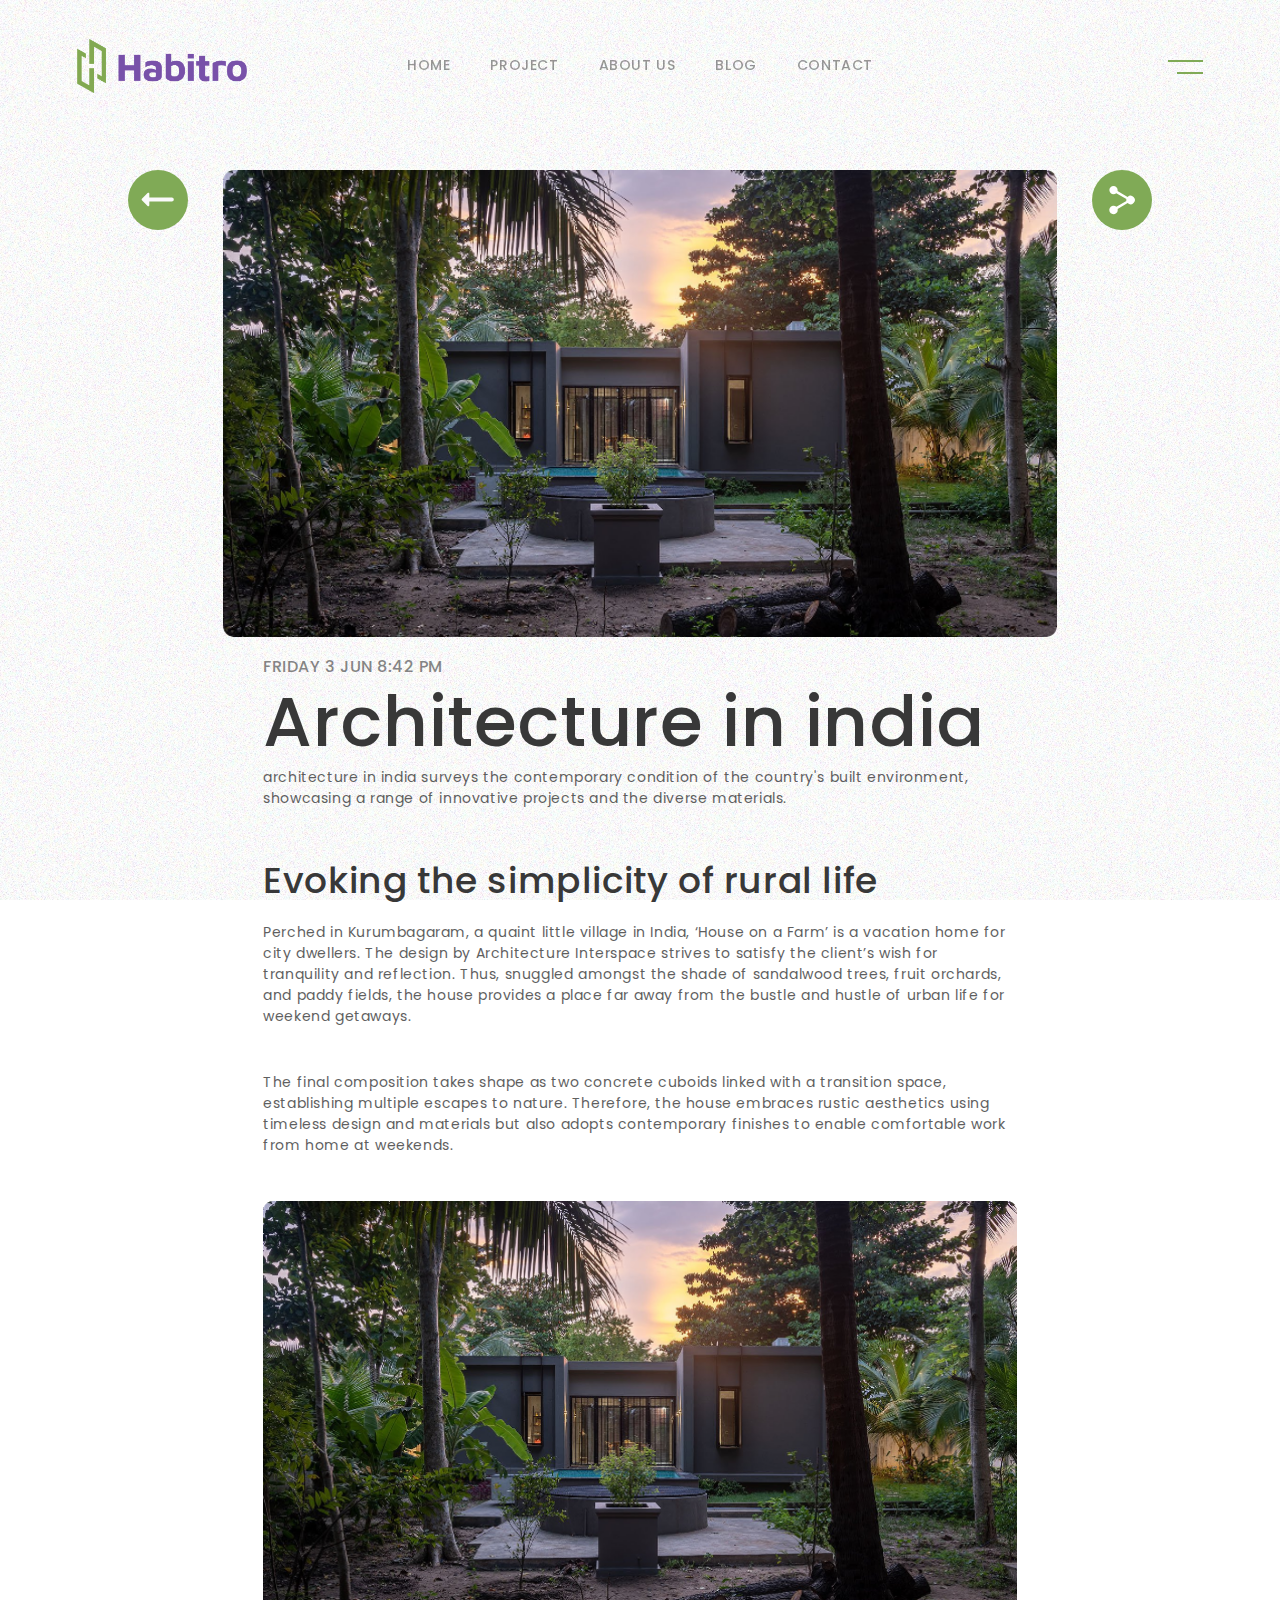
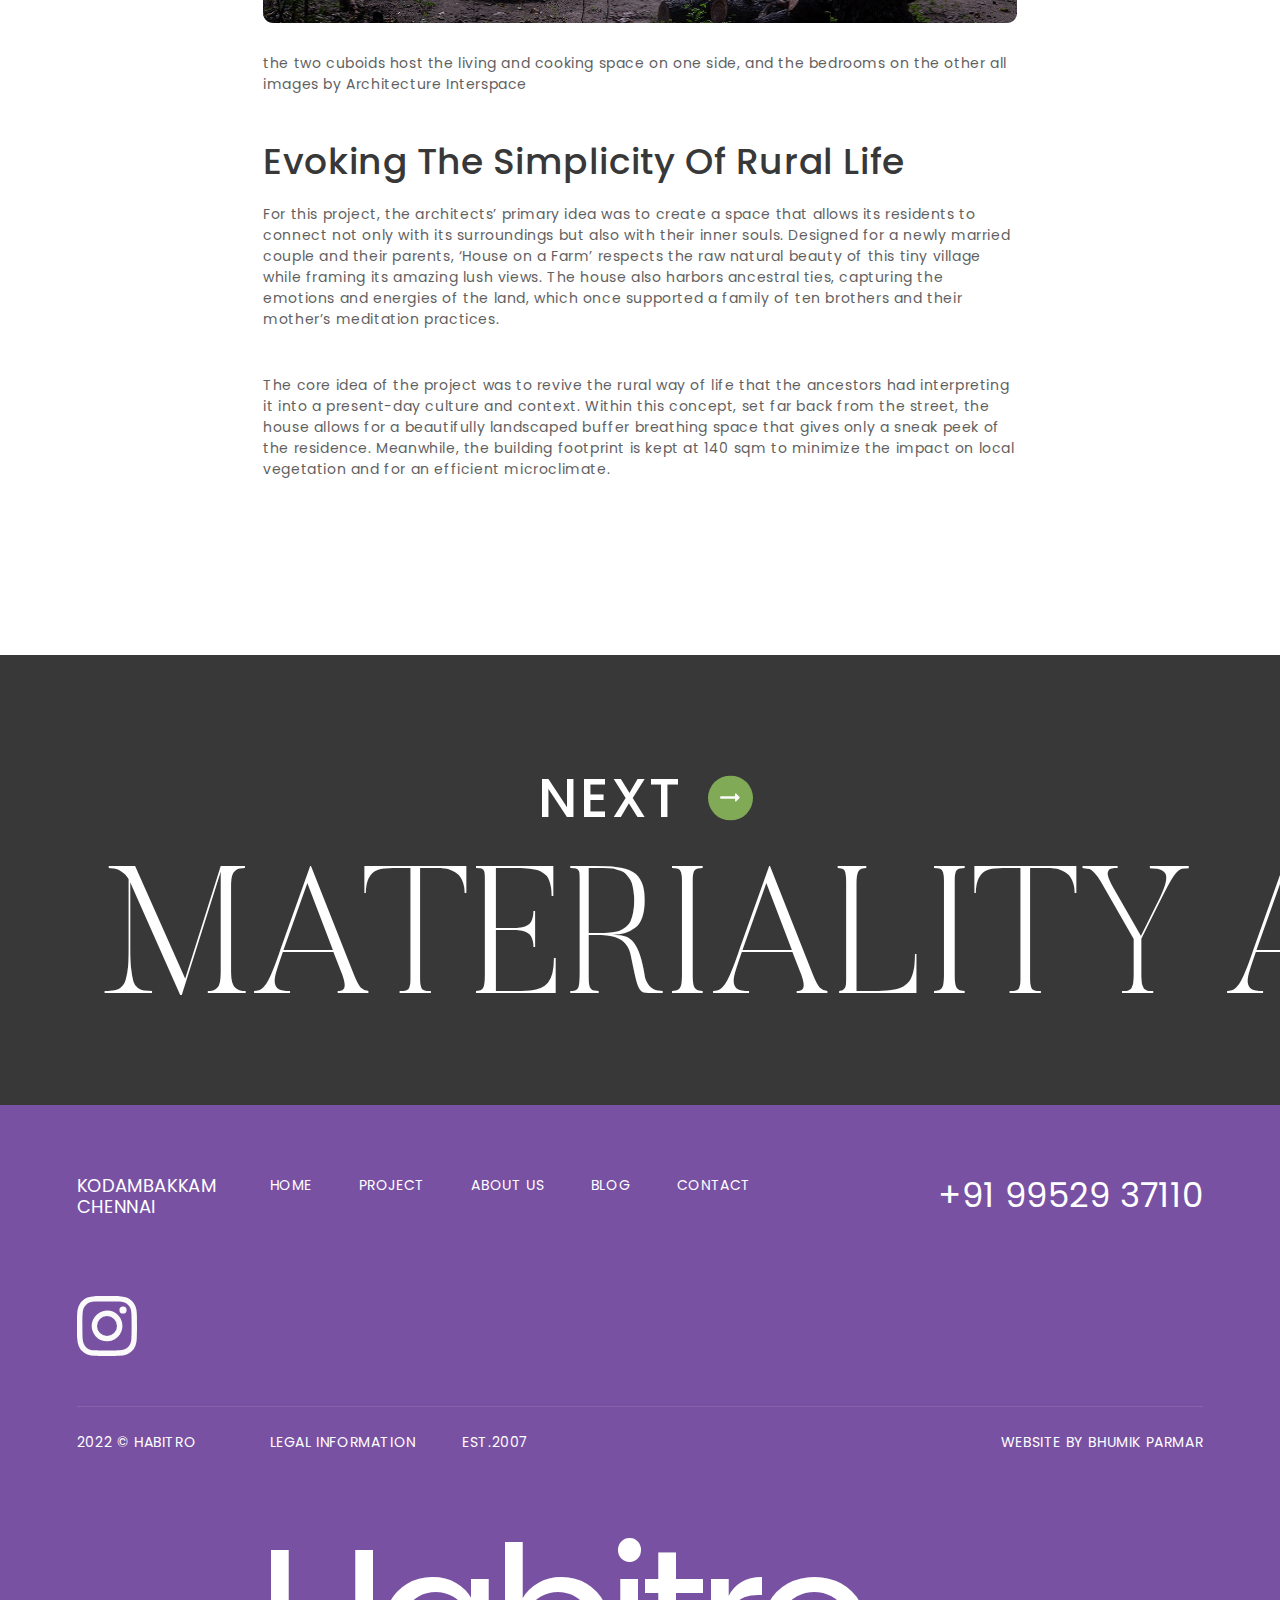
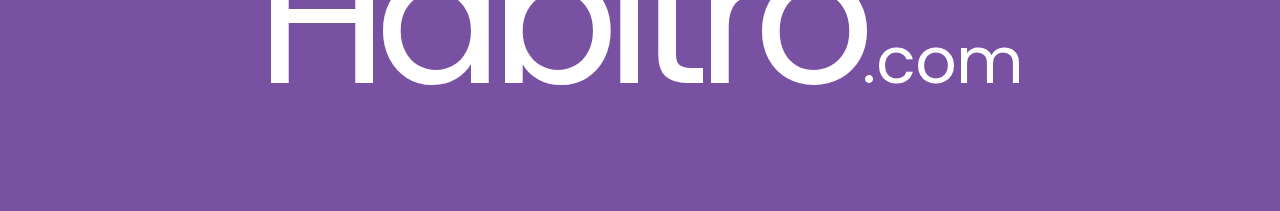
<file: blog-inner.html>
<!DOCTYPE html>
<html lang="en">
<head>
    <!-- Metas -->
    <meta charset="utf-8">
    <meta http-equiv="X-UA-Compatible" content="IE=edge" />
    <meta name="viewport" content="width=device-width, initial-scale=1, maximum-scale=1" />
    <title>Habitro</title>
    <meta name="author" content="" />
    <meta name='Keywords' content=' ' />
    <meta name='Description' content=' ' />
    <!-- Favicon -->
    <!-- <link media="all" rel="shortcut icon" href="images/favicon.ico" /> -->
    <!-- CSS Plugins-->
    <link media="all" rel="stylesheet" href="css/bootstrap.min.css">
    <link media="all" rel="stylesheet" href="css/owl.carousel.min.css">
    <link media="all" rel="stylesheet" href="css/normalize.min.css">
    <link media="all" rel="stylesheet" href="css/animate.css">
    <link media="all" rel="stylesheet" href="css/splitting.css" />

    <!-- Core Style Css -->
    <link media="all" rel="stylesheet" href="fonts/fonts.css" />
    <link media="all" rel="stylesheet" href="css/style.css" />
    
</head>
<body>

    <!-- Header start -->
    <header>
        <nav class="navbar navbar-expand-lg navbar-light">
            <a class="navbar-brand" href="index.html"> </a>
            <!-- <button class="navbar-toggler" type="button" data-toggle="collapse" data-target="#navbarNavDropdown"
                            aria-controls="navbarNavDropdown" aria-expanded="false" aria-label="Toggle navigation">
                            <span class="navbar-toggler-icon"></span>
                        </button> -->
            <div class="collapse navbar-collapse justify-content-center" id="navbarNavDropdown">
                <ul class="navbar-nav">
                    <li class="nav-item">
                        <a class="nav-link" href="index.html">HOME</a>
                    </li>
                    <li class="nav-item">
                        <a class="nav-link" href="project.html">PROJECT</a>
                    </li>
                    <li class="nav-item">
                        <a class="nav-link" href="about-us.html">ABOUT US</a>
                    </li>
                    <li class="nav-item">
                        <a class="nav-link" href="blog.html">BLOG</a>
                    </li>
                    <li class="nav-item">
                        <a class="nav-link" href="contact-us.html">CONTACT</a>
                    </li>
                </ul>
            </div>
        </nav>
    </header>
    <div class="nav-icon">
        <span></span>
        <span></span>
        <span></span>
    </div>
    <section class="overlay-menu">
        <div class="menu-img">
            <img src="images/menu-icon.svg" width="" height="" alt="" />
        </div>
        <ul>
            <li><a href="index.html">HOME</a></li>
            <li><a href="project.html">PROJECTS</a></li>
            <li><a href="about-us.html">ABOUT US</a></li>
            <li><a href="blog.html">BLOG</a></li>
            <li><a href="contact-us.html">CONTACT US</a></li>
        </ul>
    </section>
    <div class="menu-height"></div>
    <!-- Header end -->

    <!-- Blog inner start -->
    <section class="blog-inner">
        <div class="back">
            <a href="blog.html"><span></span></a>
        </div>
        <div class="share">
            <a href="javascript:;"><span></span></a>
        </div>
        <div class="container">
            <div class="row justify-content-center">
                <div class="col-sm-12">
                    <div class="blog-banner-copy">
                        <figure>
                            <picture>
                                <img src="images/blog/architecture-in-india.png" alt="" width="749" height="420" />
                            </picture>
                        </figure>
                        <div class="caption">
                            <h6>FRIDAY 3 JUN 8:42 PM</h6>
                            <h1>Architecture in india</h1>
                            <p>architecture in india surveys the contemporary condition of the country's built environment, showcasing a range of
                                innovative projects and the diverse materials.</p>
                        </div>
                    </div>
                    <div class="blog-copy">
                        <h2>Evoking the simplicity of rural life</h2>
                        <p>Perched in Kurumbagaram, a quaint little village in India, ‘House on a Farm’ is a vacation home for city dwellers. The
                        design by Architecture Interspace strives to satisfy the client’s wish for tranquility and reflection. Thus, snuggled
                        amongst the shade of sandalwood trees, fruit orchards, and paddy fields, the house provides a place far away from the
                        bustle and hustle of urban life for weekend getaways. </p>
                        <p>The final composition takes shape as two concrete cuboids linked
                        with a transition space, establishing multiple escapes to nature. Therefore, the house embraces rustic aesthetics using
                        timeless design and materials but also adopts contemporary finishes to enable comfortable work from home at weekends.</p>

                        <figure>
                            <picture>
                                <img src="images/blog/architecture-in-india.png" alt="" width="749" height="420" />
                            </picture>
                        </figure>
                        <p>the two cuboids host the living and cooking space on one side, and the bedrooms on the other all images by Architecture
                        Interspace</p>
                        <h2>Evoking The Simplicity Of Rural Life</h2>
                        <p>For this project, the architects’ primary idea was to create a space that allows its residents to connect not only with
                        its surroundings but also with their inner souls. Designed for a newly married couple and their parents, ‘House on a
                        Farm’ respects the raw natural beauty of this tiny village while framing its amazing lush views. The house also harbors
                        ancestral ties, capturing the emotions and energies of the land, which once supported a family of ten brothers and their
                        mother’s meditation practices. </p>
                        <p>The core idea of the project was to revive the rural way of life that the ancestors had
                        interpreting it into a present-day culture and context. Within this concept, set far back from the street, the house
                        allows for a beautifully landscaped buffer breathing space that gives only a sneak peek of the residence. Meanwhile, the
                        building footprint is kept at 140 sqm to minimize the impact on local vegetation and for an efficient microclimate.</p>
                    </div>
                </div>
            </div>
        </div>
    </section>
    <!-- Blog inner end -->

    <!-- Next start -->
    <section class="next">
        <h4><a href="javascript:;">NEXT <span></span></a></h4>
        <div class="text-center">
            <h3>MATERIALITY AND DESIGN</h3>
        </div>
    </section>
    <!-- Next end -->

    <!-- footer start -->
    <footer>
        <div class="row">
            <div class="col-sm-8">
                <div class="row">
                    <div class="col-sm-3 hidden_mobile">
                        <h4>KODAMBAKKAM <br>CHENNAI</h4>
                    </div>
                    <div class="col-sm-9 col-4">
                        <ul>
                            <li><a href="index.html">HOME</a></li>
                            <li><a href="project.html">PROJECT</a></li>
                            <li><a href="about-us.html">ABOUT US</a></li>
                            <li><a href="blog.html">BLOG</a></li>
                            <li><a href="contact-us.html">CONTACT</a></li>
                        </ul>
                    </div>
                    <div class="col-8 hidden_desktop text-right">
                        <h4>KODAMBAKKAM <br>CHENNAI</h4>
                        <div class="insta-logo">
                            <img src="images/instagram.svg" alt="" width="" height="" />
                        </div>
                    </div>
                </div>
            </div>
            <div class="col-sm-4 text-right mobile-center">
                <h3><a href="te:+91 99529 37110">+91 99529 37110</a></h3>
            </div>
        </div>
        <div class="row">
            <div class="col-sm-12 insta-logo">
                <img src="images/instagram.svg" class="hidden_mobile" alt="" width="" height="" />
                <hr>
            </div>
        </div>
        <div class="row">
            <div class="col-sm-8">
                <div class="row">
                    <div class="col-sm-3">
                        <p>2022 © HABITRO</p>
                    </div>
                    <div class="col-sm-3">
                        <p><a href="javascript:;">LEGAL INFORMATION</a></p>
                    </div>
                    <div class="col-sm-3">
                        <p>EST.2007</p>
                    </div>
                </div>
            </div>
    
            <div class="col-sm-4 text-right mobile-left">
                <p>WEBSITE BY BHUMIK PARMAR</p>
            </div>
        </div>
        <div class="row">
            <div class="col-sm-12">
                <div class="text-center">
                    <div class="footer-logo">
                        <h3>Habitro<span>.com</span></h3>
                    </div>
                </div>
            </div>
        </div>
    </footer>
    <!-- footer end -->
        

    <!-- jQuery -->
    <script type="text/javascript" src="js/jquery.min.js"></script>
    <script type="text/javascript" src="js/popper.min.js"></script>
    <script type="text/javascript" src="js/bootstrap.min.js"></script>
    <!-- <script type="text/javascript" src="js/gsap.min.js"></script> -->
    <!-- <script type="text/javascript" src="js/SplitText3.min.js"></script> -->
    <!-- <script type="text/javascript" src="js/ScrollSmoother.min.js"></script> -->
    <!-- <script type="text/javascript" src="js/ScrollTrigger.min.js"></script> -->
    <script type="text/javascript" src="js/owl.carousel.min.js"></script>
    <script type="text/javascript" src="js/rellax.min.js"></script>
    <script type="text/javascript" src="js/SmoothScroll.min.js"></script>
    <script type="text/javascript" src='js/splitting.min.js'></script>
    
    <script type="text/javascript" src="js/wow.min.js"></script>
    <script type="text/javascript" src="js/main.js"></script>


</body>
    
</html>
</file>
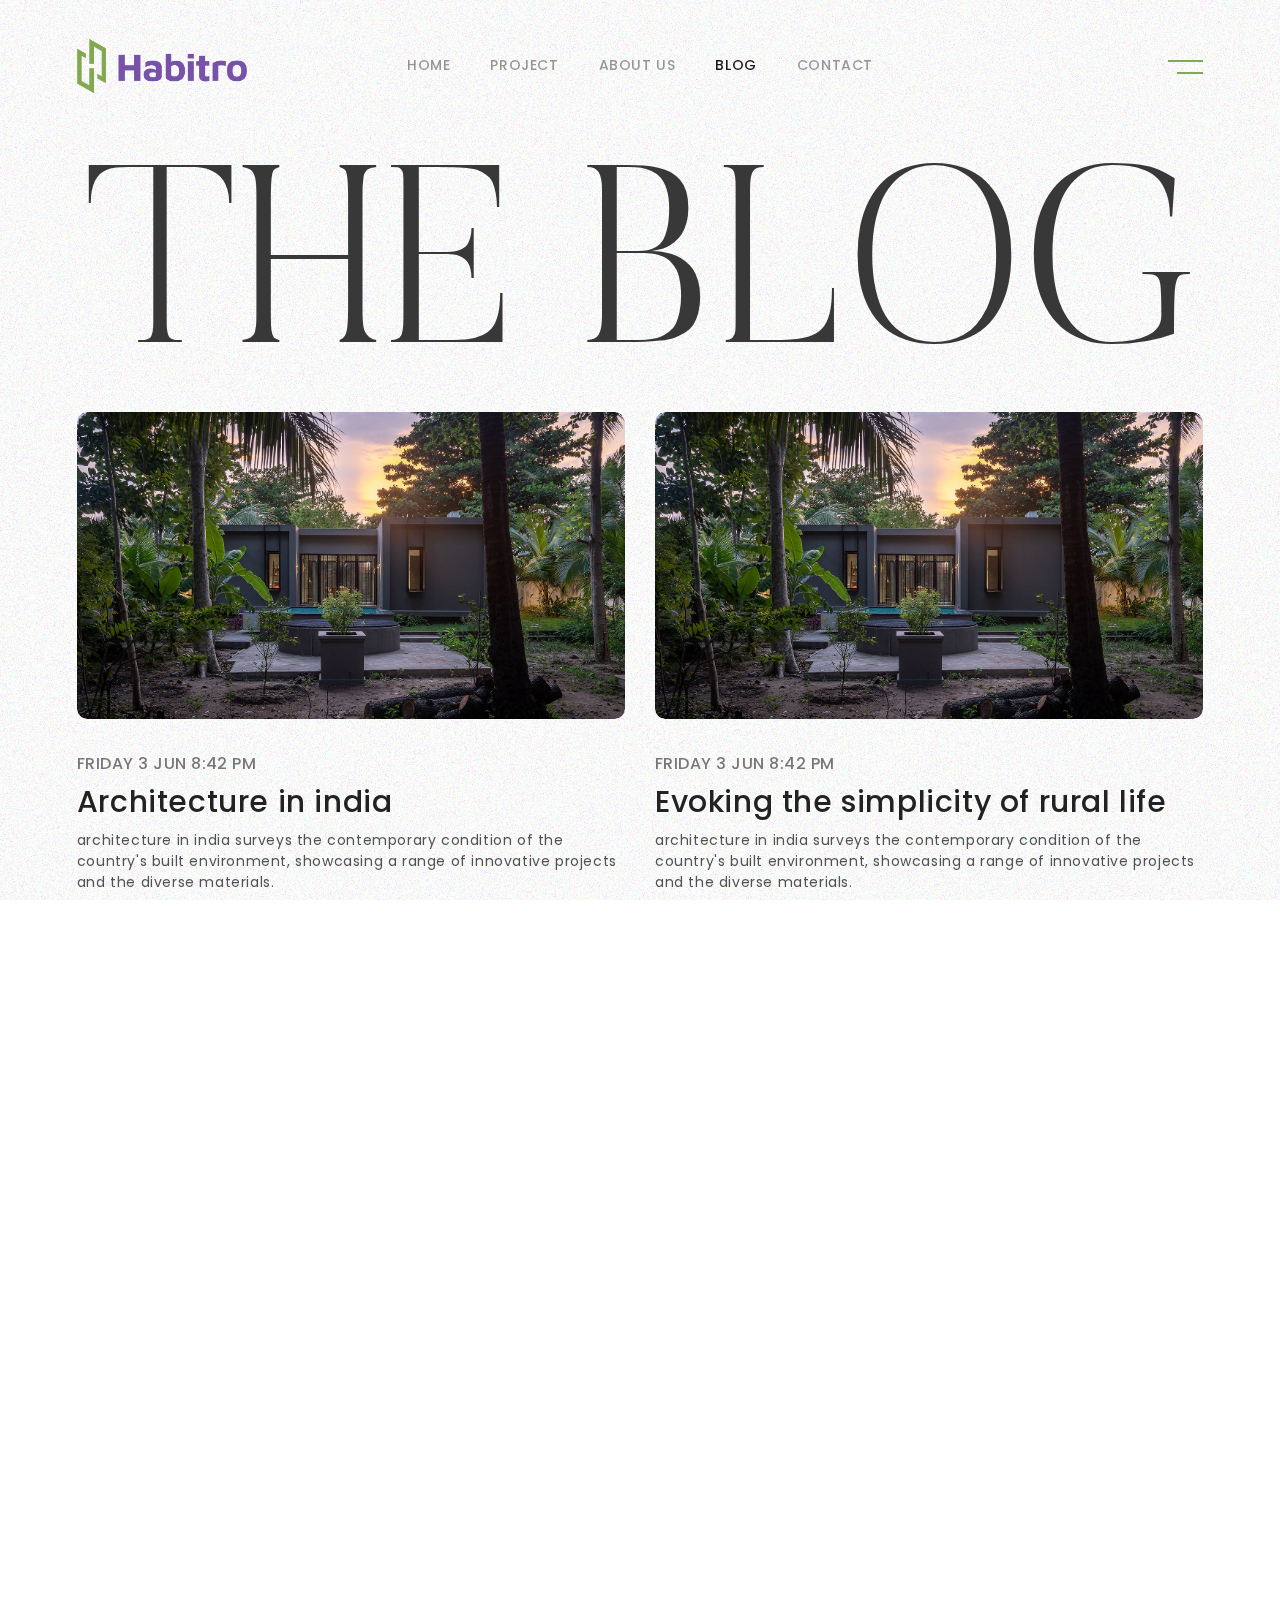
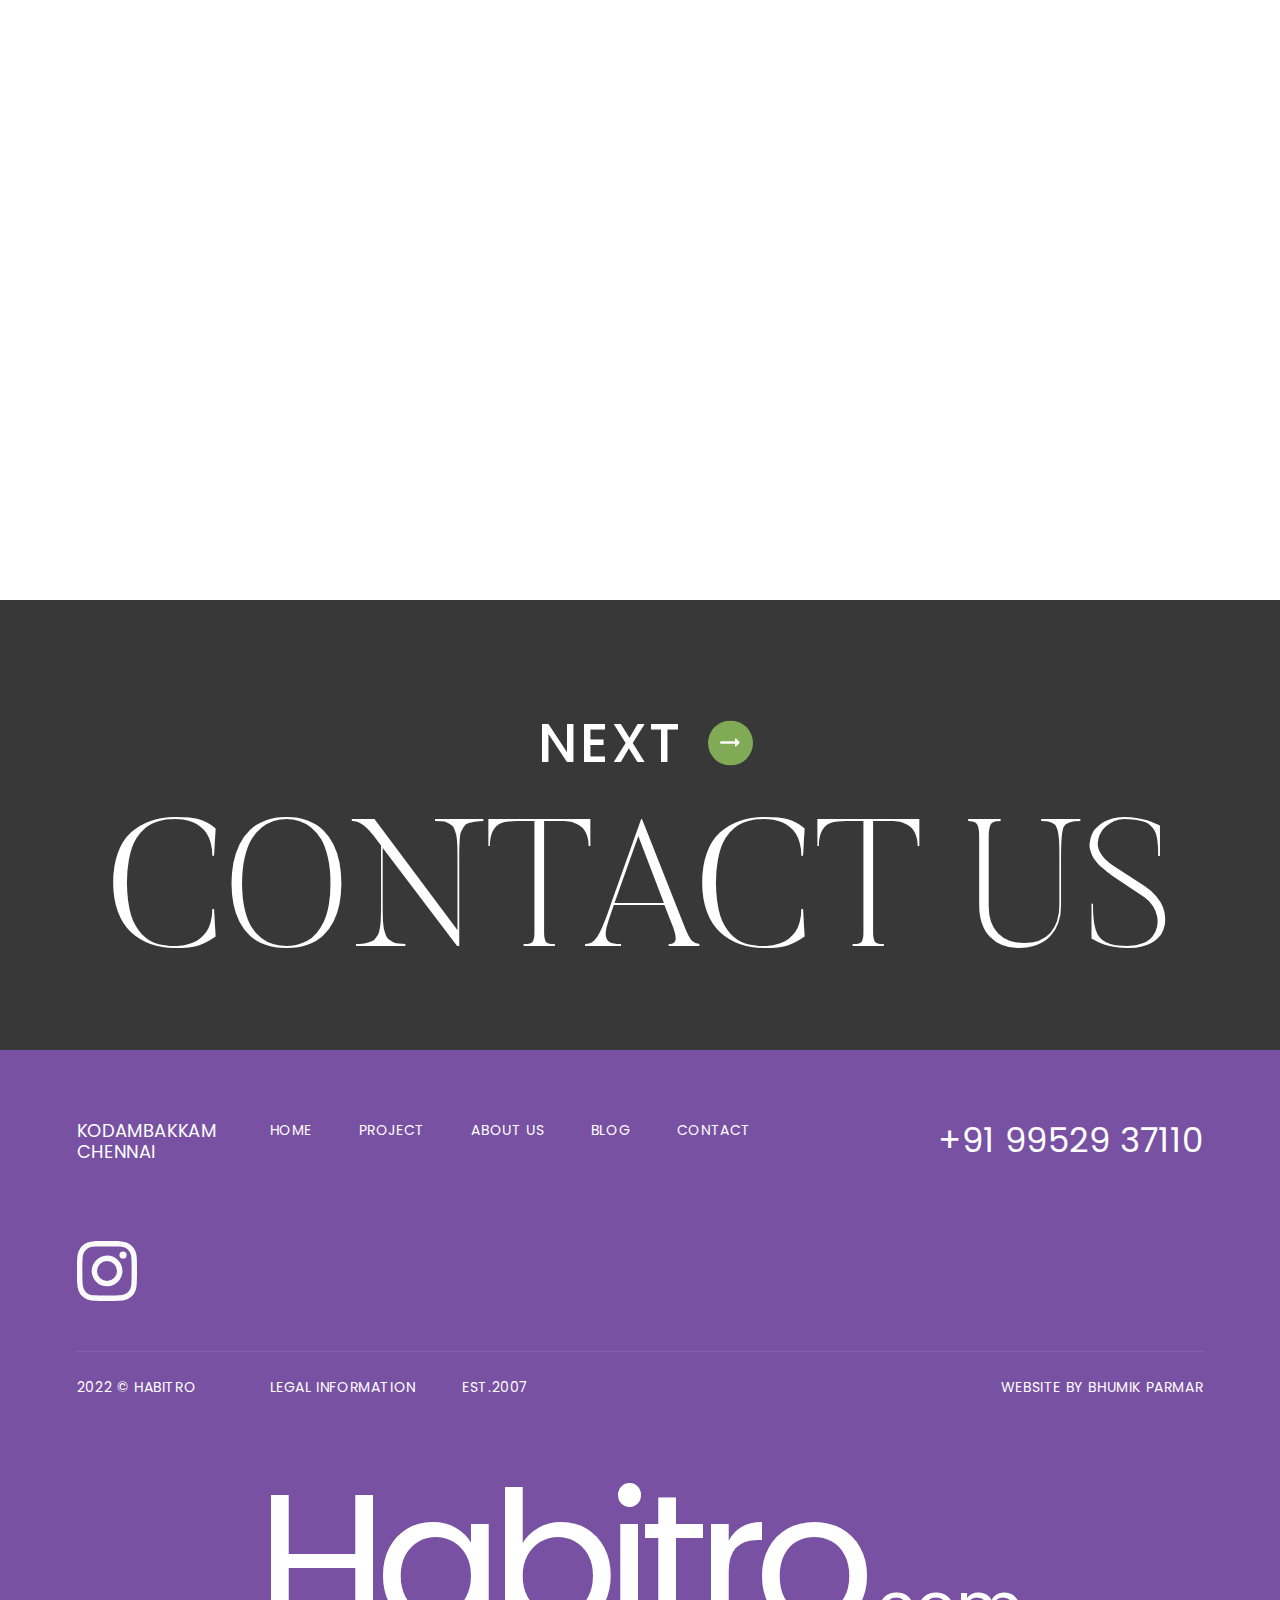
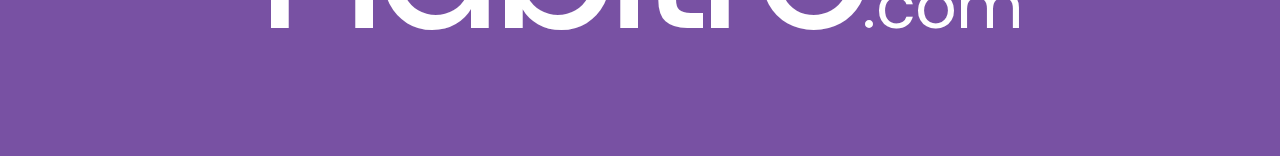
<file: blog.html>
<!DOCTYPE html>
<html lang="en">
<head>
    <!-- Metas -->
    <meta charset="utf-8">
    <meta http-equiv="X-UA-Compatible" content="IE=edge" />
    <meta name="viewport" content="width=device-width, initial-scale=1, maximum-scale=1" />
    <title>Habitro</title>
    <meta name="author" content="" />
    <meta name='Keywords' content=' ' />
    <meta name='Description' content=' ' />
    <!-- Favicon -->
    <!-- <link media="all" rel="shortcut icon" href="images/favicon.ico" /> -->
    <!-- CSS Plugins-->
    <link media="all" rel="stylesheet" href="css/bootstrap.min.css">
    <link media="all" rel="stylesheet" href="css/owl.carousel.min.css">
    <link media="all" rel="stylesheet" href="css/normalize.min.css">
    <link media="all" rel="stylesheet" href="css/animate.css">
    <link media="all" rel="stylesheet" href="css/splitting.css" />

    <!-- Core Style Css -->
    <link media="all" rel="stylesheet" href="fonts/fonts.css" />
    <link media="all" rel="stylesheet" href="css/style.css" />
    
</head>
<body>

    <!-- Header start -->
    <header>
        <nav class="navbar navbar-expand-lg navbar-light">
            <a class="navbar-brand" href="index.html"> </a>
            <!-- <button class="navbar-toggler" type="button" data-toggle="collapse" data-target="#navbarNavDropdown"
                        aria-controls="navbarNavDropdown" aria-expanded="false" aria-label="Toggle navigation">
                        <span class="navbar-toggler-icon"></span>
                    </button> -->
            <div class="collapse navbar-collapse justify-content-center" id="navbarNavDropdown">
                <ul class="navbar-nav">
                    <li class="nav-item">
                        <a class="nav-link" href="index.html">HOME</a>
                    </li>
                    <li class="nav-item">
                        <a class="nav-link" href="project.html">PROJECT</a>
                    </li>
                    <li class="nav-item">
                        <a class="nav-link" href="about-us.html">ABOUT US</a>
                    </li>
                    <li class="nav-item">
                        <a class="nav-link" href="blog.html">BLOG</a>
                    </li>
                    <li class="nav-item">
                        <a class="nav-link" href="contact-us.html">CONTACT</a>
                    </li>
                </ul>
            </div>
        </nav>
    </header>
    <div class="nav-icon">
        <span></span>
        <span></span>
        <span></span>
    </div>
    <section class="overlay-menu">
        <div class="menu-img">
            <img src="images/menu-icon.svg" width="" height="" alt="" />
        </div>
        <ul>
            <li><a href="index.html">HOME</a></li>
            <li><a href="project.html">PROJECTS</a></li>
            <li><a href="about-us.html">ABOUT US</a></li>
            <li><a href="blog.html">BLOG</a></li>
            <li><a href="contact-us.html">CONTACT US</a></li>
        </ul>
    </section>
    <div class="menu-height"></div>
    <!-- Header end -->
    
    <!-- Blog listing start -->
    <section class="blog">
        <div class="container">
            <div class="row justify-content-center">
                <div class="col-sm-12"> 
                    <div class="blog-title text-center ">
                        <h2 class="flip-text flip-text-animation" data-splitting>THE BLOG</h2>
                        <!-- <h2 class="flip-text">
                            <span class="tr_delay_03">T</span>
                            <span class="tr_delay_05">H</span>
                            <span class="tr_delay_07">E</span>
                            <span class="span_spacer"></span>
                            <span class="tr_delay_09">B</span>
                            <span class="tr_delay_11">L</span>
                            <span class="tr_delay_13">O</span>
                            <span class="tr_delay_15">G</span>
                        </h2> -->
                    </div>

                    <div class="row">
                        <div class="col-sm-6 wow fadeIn" data-wow-duration="1s" data-wow-delay="0.5s">
                            <div class="blog-item">
                                <a href="blog-inner.html">
                                    <figure>
                                        <picture>
                                            <img src="images/blog/architecture-in-india.png" alt="" width="749" height="420" />
                                        </picture>
                                    </figure>
                                    <h6>FRIDAY 3 JUN 8:42 PM</h6>
                                    <h3>Architecture in india</h3>
                                    <p>architecture in india surveys the contemporary condition of the country's built environment, showcasing a range of
                                        innovative projects and the diverse materials.</p>
                                </a>
                            </div>
                        </div>
                        <div class="col-sm-6 wow fadeIn" data-wow-duration="1s" data-wow-delay="0.5s">
                            <div class="blog-item">
                                <a href="blog-inner.html">
                                    <figure>
                                        <picture>
                                            <img src="images/blog/architecture-in-india.png" alt="" width="749" height="420" />
                                        </picture>
                                    </figure>
                                    <h6>FRIDAY 3 JUN 8:42 PM</h6>
                                    <h3>Evoking the simplicity of rural life</h3>
                                    <p>architecture in india surveys the contemporary condition of the country's built environment, showcasing a range of
                                        innovative projects and the diverse materials.</p>
                                </a>
                            </div>
                        </div>
                        <div class="col-sm-6 wow fadeIn" data-wow-duration="1s" data-wow-delay="0.5s">
                            <div class="blog-item">
                                <a href="blog-inner.html">
                                    <figure>
                                        <picture>
                                            <img src="images/blog/architecture-in-india.png" alt="" width="749" height="420" />
                                        </picture>
                                    </figure>
                                    <h6>‘House on a farm’s’ Architectural Arrangement</h6>
                                    <h3>Architecture in india</h3>
                                    <p>architecture in india surveys the contemporary condition of the country's built environment, showcasing a range of
                                        innovative projects and the diverse materials.</p>
                                </a>
                            </div>
                        </div>
                        <div class="col-sm-6 wow fadeIn" data-wow-duration="1s" data-wow-delay="0.5s">
                            <div class="blog-item">
                                <a href="blog-inner.html">
                                    <figure>
                                        <picture>
                                            <img src="images/blog/architecture-in-india.png" alt="" width="749" height="420" />
                                        </picture>
                                    </figure>
                                    <h6>FRIDAY 3 JUN 8:42 PM</h6>
                                    <h3>‘House on a farm’s’ Architectural Arrangement</h3>
                                    <p>architecture in india surveys the contemporary condition of the country's built environment, showcasing a range of
                                        innovative projects and the diverse materials.</p>
                                </a>
                            </div>
                        </div>
                        <div class="col-sm-6 wow fadeIn" data-wow-duration="1s" data-wow-delay="0.5s">
                            <div class="blog-item">
                                <a href="blog-inner.html">
                                    <figure>
                                        <picture>
                                            <img src="images/blog/architecture-in-india.png" alt="" width="749" height="420" />
                                        </picture>
                                    </figure>
                                    <h6>FRIDAY 3 JUN 8:42 PM</h6>
                                    <h3>Architecture in india</h3>
                                    <p>architecture in india surveys the contemporary condition of the country's built environment, showcasing a
                                        range of innovative projects and the diverse materials.</p>
                                </a>
                            </div>
                        </div>
                        <div class="col-sm-6 wow fadeIn" data-wow-duration="1s" data-wow-delay="0.5s">
                            <div class="blog-item">
                                <a href="blog-inner.html">
                                    <figure>
                                        <picture>
                                            <img src="images/blog/architecture-in-india.png" alt="" width="749" height="420" />
                                        </picture>
                                    </figure>
                                    <h6>FRIDAY 3 JUN 8:42 PM</h6>
                                    <h3>Evoking the simplicity of rural life</h3>
                                    <p>architecture in india surveys the contemporary condition of the country's built environment, showcasing a
                                        range of innovative projects and the diverse materials.</p>
                                </a>
                            </div>
                        </div>
                    </div>
                </div>
            </div>
        </div>
    </section>
    <!-- Blog listing end -->

    <!-- Next start -->
    <section class="next">
        <h4><a href="javascript:;">NEXT <span></span></a></h4>
        <div class="text-center">
            <h3>CONTACT US</h3>
        </div>
    </section>
    <!-- Next end -->

    <!-- footer start -->
    <footer>
        <div class="row">
            <div class="col-sm-8">
                <div class="row">
                    <div class="col-sm-3 hidden_mobile">
                        <h4>KODAMBAKKAM <br>CHENNAI</h4>
                    </div>
                    <div class="col-sm-9 col-4">
                        <ul>
                            <li><a href="index.html">HOME</a></li>
                            <li><a href="project.html">PROJECT</a></li>
                            <li><a href="about-us.html">ABOUT US</a></li>
                            <li><a href="blog.html">BLOG</a></li>
                            <li><a href="contact-us.html">CONTACT</a></li>
                        </ul>
                    </div>
                    <div class="col-8 hidden_desktop text-right">
                        <h4>KODAMBAKKAM <br>CHENNAI</h4>
                        <div class="insta-logo">
                            <img src="images/instagram.svg" alt="" width="" height="" />
                        </div>
                    </div>
                </div>
            </div>
            <div class="col-sm-4 text-right mobile-center">
                <h3><a href="te:+91 99529 37110">+91 99529 37110</a></h3>
            </div>
        </div>
        <div class="row">
            <div class="col-sm-12 insta-logo">
                <img src="images/instagram.svg" class="hidden_mobile" alt="" width="" height="" />
                <hr>
            </div>
        </div>
        <div class="row">
            <div class="col-sm-8">
                <div class="row">
                    <div class="col-sm-3">
                        <p>2022 © HABITRO</p>
                    </div>
                    <div class="col-sm-3">
                        <p><a href="javascript:;">LEGAL INFORMATION</a></p>
                    </div>
                    <div class="col-sm-3">
                        <p>EST.2007</p>
                    </div>
                </div>
            </div>
    
            <div class="col-sm-4 text-right mobile-left">
                <p>WEBSITE BY BHUMIK PARMAR</p>
            </div>
        </div>
        <div class="row">
            <div class="col-sm-12">
                <div class="text-center">
                    <div class="footer-logo">
                        <h3>Habitro<span>.com</span></h3>
                    </div>
                </div>
            </div>
        </div>
    </footer>
    <!-- footer end -->

            
    <!-- jQuery -->
    <script type="text/javascript" src="js/jquery.min.js"></script>
    <script type="text/javascript" src="js/popper.min.js"></script>
    <script type="text/javascript" src="js/bootstrap.min.js"></script>
    <!-- <script type="text/javascript" src="js/gsap.min.js"></script> -->
    <!-- <script type="text/javascript" src="js/SplitText3.min.js"></script> -->
    <!-- <script type="text/javascript" src="js/ScrollSmoother.min.js"></script> -->
    <!-- <script type="text/javascript" src="js/ScrollTrigger.min.js"></script> -->
    <script type="text/javascript" src="js/owl.carousel.min.js"></script>
    <script type="text/javascript" src="js/rellax.min.js"></script>
    <script type="text/javascript" src="js/SmoothScroll.min.js"></script>
    <script type="text/javascript" src='js/splitting.min.js'></script>
    
    <script type="text/javascript" src="js/wow.min.js"></script>
    <script type="text/javascript" src="js/main.js"></script>

    

</body>
    
</html>
</file>
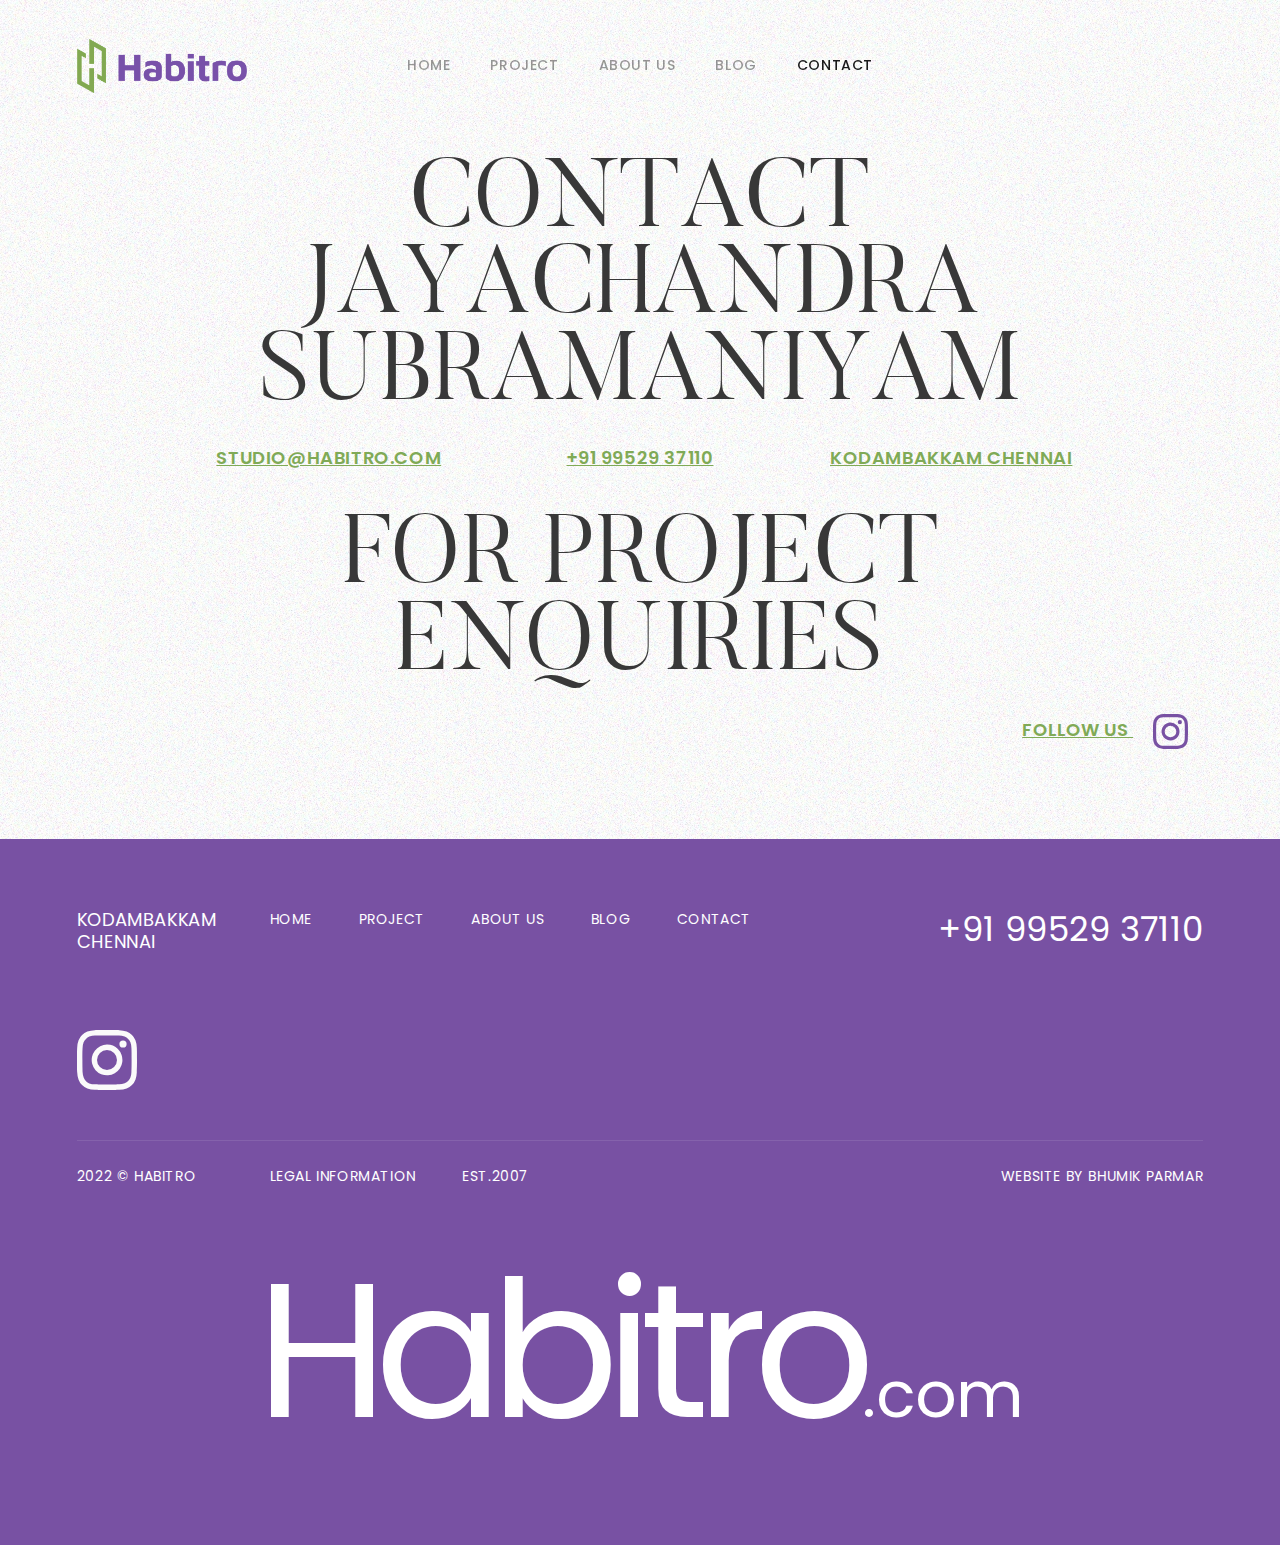
<file: contact-us.html>
<!DOCTYPE html>
<html lang="en">
<head>
    <!-- Metas -->
    <meta charset="utf-8">
    <meta http-equiv="X-UA-Compatible" content="IE=edge" />
    <meta name="viewport" content="width=device-width, initial-scale=1, maximum-scale=1" />
    <title>Habitro</title>
    <meta name="author" content="" />
    <meta name='Keywords' content=' ' />
    <meta name='Description' content=' ' />
    <!-- Favicon -->
    <!-- <link media="all" rel="shortcut icon" href="images/favicon.ico" /> -->
    <!-- CSS Plugins-->
    <link media="all" rel="stylesheet" href="css/bootstrap.min.css">
    <link media="all" rel="stylesheet" href="css/owl.carousel.min.css">
    <link media="all" rel="stylesheet" href="css/normalize.min.css">
    <link media="all" rel="stylesheet" href="css/animate.css">
    <link media="all" rel="stylesheet" href="css/splitting.css" />

    <!-- Core Style Css -->
    <link media="all" rel="stylesheet" href="fonts/fonts.css" />
    <link media="all" rel="stylesheet" href="css/style.css" />
    
</head>
<body>


    <!-- Header start -->
    <header>
        <nav class="navbar navbar-expand-lg navbar-light">
            <a class="navbar-brand" href="index.html"> </a>
            <!-- <button class="navbar-toggler" type="button" data-toggle="collapse" data-target="#navbarNavDropdown"
                        aria-controls="navbarNavDropdown" aria-expanded="false" aria-label="Toggle navigation">
                        <span class="navbar-toggler-icon"></span>
                    </button> -->
            <div class="collapse navbar-collapse justify-content-center" id="navbarNavDropdown">
                <ul class="navbar-nav">
                    <li class="nav-item">
                        <a class="nav-link" href="index.html">HOME</a>
                    </li>
                    <li class="nav-item">
                        <a class="nav-link" href="project.html">PROJECT</a>
                    </li>
                    <li class="nav-item">
                        <a class="nav-link" href="about-us.html">ABOUT US</a>
                    </li>
                    <li class="nav-item">
                        <a class="nav-link" href="blog.html">BLOG</a>
                    </li>
                    <li class="nav-item">
                        <a class="nav-link" href="contact-us.html">CONTACT</a>
                    </li>
                </ul>
            </div>
        </nav>
    </header>
    <div class="nav-icon">
        <span></span>
        <span></span>
        <span></span>
    </div>
    <section class="overlay-menu">
        <div class="menu-img">
            <img src="images/menu-icon.svg" width="" height="" alt="" />
        </div>
        <ul>
            <li><a href="index.html">HOME</a></li>
            <li><a href="project.html">PROJECTS</a></li>
            <li><a href="about-us.html">ABOUT US</a></li>
            <li><a href="blog.html">BLOG</a></li>
            <li><a href="contact-us.html">CONTACT US</a></li>
        </ul>
    </section>
    <div class="menu-height"></div>
    <!-- Header end -->
    
    <section class="contact-img">
        <img src="images/contact-img.svg" width="" height="" alt="" />
    </section>
            
    <section class="contact-us">
        <div class="container">
            <div class="row justify-content-center">
                <div class="col-sm-10">
                    <div class="title text-center">
                        <h2 class="flip-text flip-text-animation" data-splitting>CONTACT <br class="hidden_mobile">JAYACHANDRA <br class="hidden_mobile">SUBRAMANIYAM</h2>
                    </div>
                    <div class="row contact-details">
                        <div class="col-sm-4">
                            <p class="wow fadeIn" data-wow-delay="0.5s"><a href="javascript:;">STUDIO@HABITRO.COM</a></p>
                        </div>
                        <div class="col-sm-4">
                            <p class="wow fadeIn" data-wow-delay="0.5s"><a href="javascript:;">+91 99529 37110</a></p>
                        </div>
                        <div class="col-sm-4">
                            <p class="wow fadeIn" data-wow-delay="0.5s"><a href="javascript:;">KODAMBAKKAM CHENNAI</a></p>
                        </div>
                    </div>
                    <div class="title text-center">
                        <h2 class="flip-text flip-text-animation" data-splitting>FOR PROJECT <br class="hidden_mobile">ENQUIRIES</h2>
                    </div>

                </div>
            </div>
            <div class="row contact-details mb-0">
                <div class="col-sm-12 ">
                    <p class="text-right follow"><a href="javascript:;">FOLLOW US <img src="images/instagram-contact.svg" alt="" width="" height="" /></a></p>
                </div>
            </div>
        </div>
    </section>

    <!-- footer start -->
    <footer>
        <div class="row">
            <div class="col-sm-8">
                <div class="row">
                    <div class="col-sm-3 hidden_mobile">
                        <h4>KODAMBAKKAM <br>CHENNAI</h4>
                    </div>
                    <div class="col-sm-9 col-4">
                        <ul>
                            <li><a href="index.html">HOME</a></li>
                            <li><a href="project.html">PROJECT</a></li>
                            <li><a href="about-us.html">ABOUT US</a></li>
                            <li><a href="blog.html">BLOG</a></li>
                            <li><a href="contact-us.html">CONTACT</a></li>
                        </ul>
                    </div>
                    <div class="col-8 hidden_desktop text-right">
                        <h4>KODAMBAKKAM <br>CHENNAI</h4>
                        <div class="insta-logo">
                            <img src="images/instagram.svg" alt="" width="" height="" />
                        </div>
                    </div>
                </div>
            </div>
            <div class="col-sm-4 text-right mobile-center">
                <h3><a href="te:+91 99529 37110">+91 99529 37110</a></h3>
            </div>
        </div>
        <div class="row">
            <div class="col-sm-12 insta-logo">
                <img src="images/instagram.svg" class="hidden_mobile" alt="" width="" height="" />
                <hr>
            </div>
        </div>
        <div class="row">
            <div class="col-sm-8">
                <div class="row">
                    <div class="col-sm-3">
                        <p>2022 © HABITRO</p>
                    </div>
                    <div class="col-sm-3">
                        <p><a href="javascript:;">LEGAL INFORMATION</a></p>
                    </div>
                    <div class="col-sm-3">
                        <p>EST.2007</p>
                    </div>
                </div>
            </div>
    
            <div class="col-sm-4 text-right mobile-left">
                <p>WEBSITE BY BHUMIK PARMAR</p>
            </div>
        </div>
        <div class="row">
            <div class="col-sm-12">
                <div class="text-center">
                    <div class="footer-logo">
                        <h3>Habitro<span>.com</span></h3>
                    </div>
                </div>
            </div>
        </div>
    </footer>
    <!-- footer end -->
       

    <!-- jQuery -->
    <script type="text/javascript" src="js/jquery.min.js"></script>
    <script type="text/javascript" src="js/popper.min.js"></script>
    <script type="text/javascript" src="js/bootstrap.min.js"></script>
    <!-- <script type="text/javascript" src="js/gsap.min.js"></script> -->
    <!-- <script type="text/javascript" src="js/SplitText3.min.js"></script> -->
    <!-- <script type="text/javascript" src="js/ScrollSmoother.min.js"></script> -->
    <!-- <script type="text/javascript" src="js/ScrollTrigger.min.js"></script> -->
    <script type="text/javascript" src="js/owl.carousel.min.js"></script>
    <script type="text/javascript" src="js/rellax.min.js"></script>
    <script type="text/javascript" src="js/SmoothScroll.min.js"></script>
    <script type="text/javascript" src='js/splitting.min.js'></script>
    
    <script type="text/javascript" src="js/wow.min.js"></script>
    <script type="text/javascript" src="js/main.js"></script>

</body>

</html>
</file>
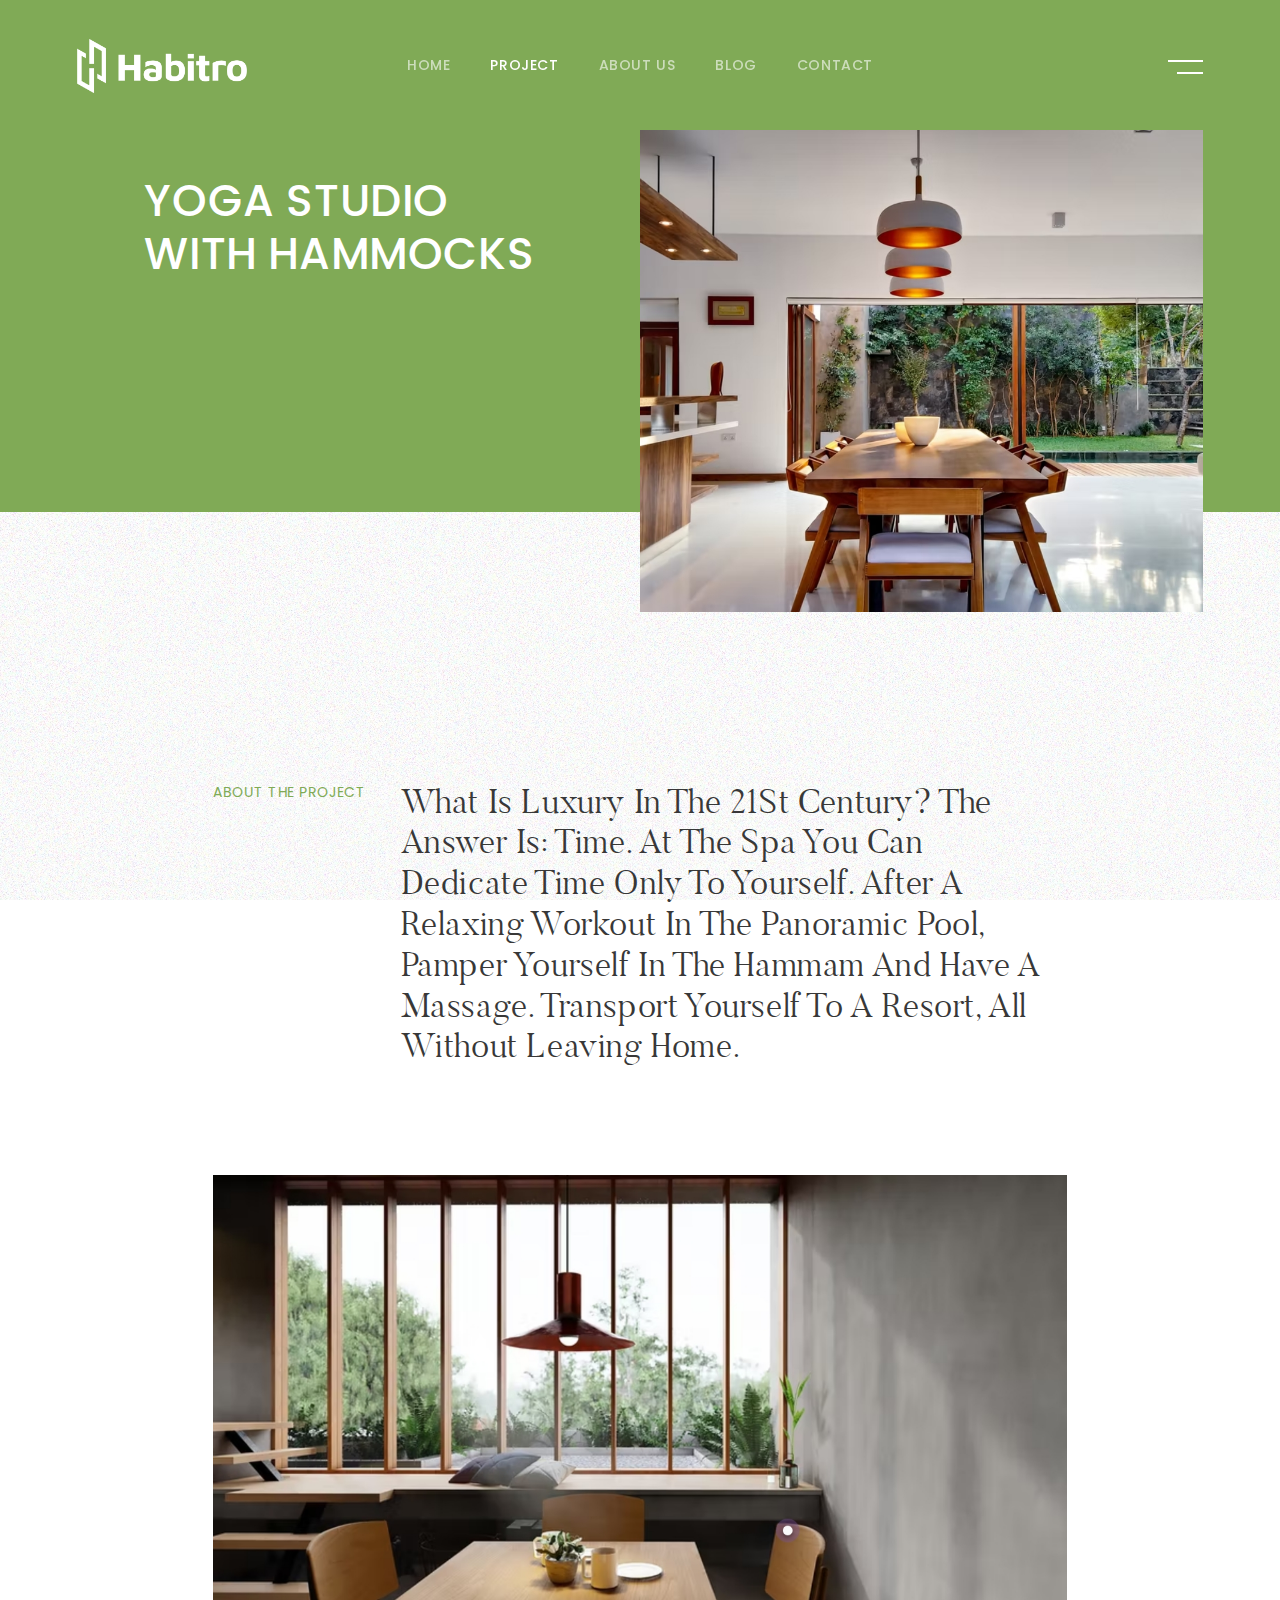
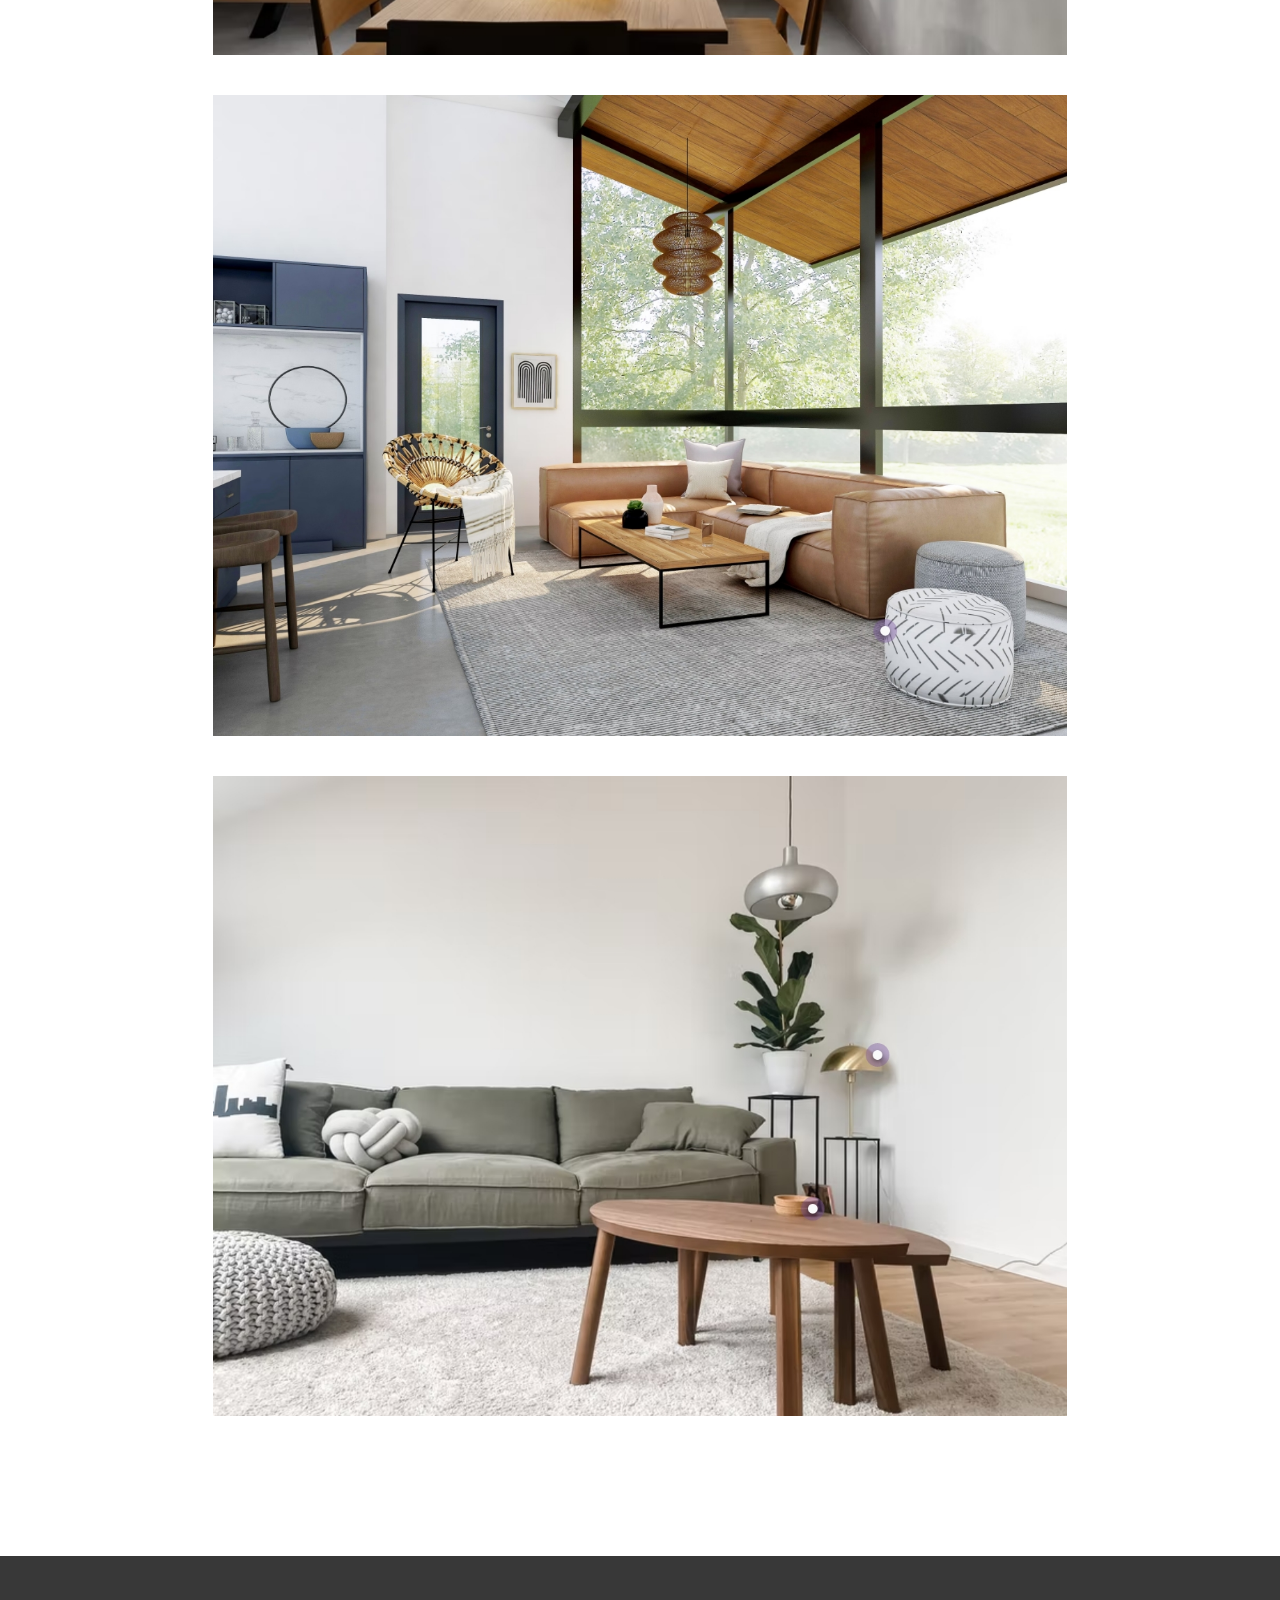
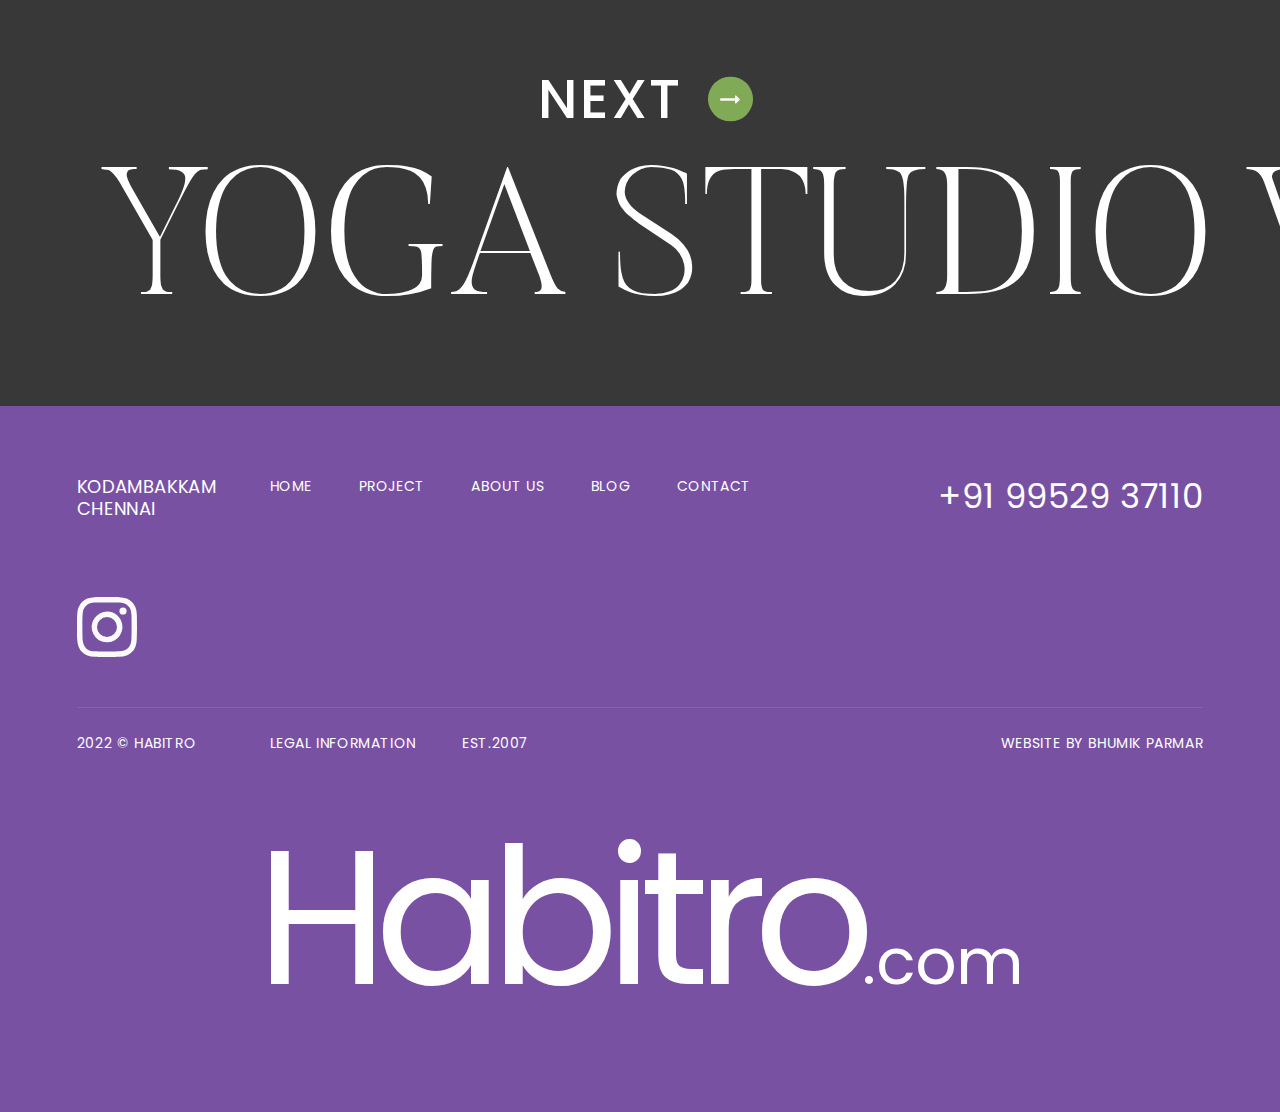
<file: project.html>
<!DOCTYPE html>
<html lang="en">
<head>
    <!-- Metas -->
    <meta charset="utf-8">
    <meta http-equiv="X-UA-Compatible" content="IE=edge" />
    <meta name="viewport" content="width=device-width, initial-scale=1, maximum-scale=1" />
    <title>Habitro</title>
    <meta name="author" content="" />
    <meta name='Keywords' content=' ' />
    <meta name='Description' content=' ' />
    <!-- Favicon -->
    <!-- <link media="all" rel="shortcut icon" href="images/favicon.ico" /> -->
    <!-- CSS Plugins-->
    <link media="all" rel="stylesheet" href="css/bootstrap.min.css">
    <link media="all" rel="stylesheet" href="css/owl.carousel.min.css">
    <link media="all" rel="stylesheet" href="css/normalize.min.css">
    <link media="all" rel="stylesheet" href="css/animate.css">
    <link media="all" rel="stylesheet" href="css/splitting.css" />

    <!-- Core Style Css -->
    <link media="all" rel="stylesheet" href="fonts/fonts.css" />
    <link media="all" rel="stylesheet" href="css/style.css" />
    
</head>
<body>

    <!-- Header start -->
    <header>
        <nav class="navbar navbar-expand-lg navbar-light">
            <a class="navbar-brand" href="index.html"> </a>
            <!-- <button class="navbar-toggler" type="button" data-toggle="collapse" data-target="#navbarNavDropdown"
                        aria-controls="navbarNavDropdown" aria-expanded="false" aria-label="Toggle navigation">
                        <span class="navbar-toggler-icon"></span>
                    </button> -->
            <div class="collapse navbar-collapse justify-content-center" id="navbarNavDropdown">
                <ul class="navbar-nav">
                    <li class="nav-item">
                        <a class="nav-link" href="index.html">HOME</a>
                    </li>
                    <li class="nav-item">
                        <a class="nav-link" href="project.html">PROJECT</a>
                    </li>
                    <li class="nav-item">
                        <a class="nav-link" href="about-us.html">ABOUT US</a>
                    </li>
                    <li class="nav-item">
                        <a class="nav-link" href="blog.html">BLOG</a>
                    </li>
                    <li class="nav-item">
                        <a class="nav-link" href="contact-us.html">CONTACT</a>
                    </li>
                </ul>
            </div>
        </nav>
    </header>
    <div class="nav-icon">
        <span></span>
        <span></span>
        <span></span>
    </div>
    <section class="overlay-menu">
        <div class="menu-img">
            <img src="images/menu-icon.svg" width="" height="" alt="" />
        </div>
        <ul>
            <li><a href="index.html">HOME</a></li>
            <li><a href="project.html">PROJECTS</a></li>
            <li><a href="about-us.html">ABOUT US</a></li>
            <li><a href="blog.html">BLOG</a></li>
            <li><a href="contact-us.html">CONTACT US</a></li>
        </ul>
    </section>
    <div class="menu-height"></div>
    <!-- Header end -->
    
    <section class="project-inner">
        <div class="project-inner-top"></div>
        <div class="container">
            <div class="row">
                <div class="col-sm-12 item project-item">
                    <div class="row">
                        <div class="col-sm-6 bg-green">
                            <h4 class="wow slideInUp" data-wow-duration="2s">YOGA STUDIO WITH HAMMOCKS</h4>
                        </div>
                        <div class="col-sm-6">
                            <div class="img">
                                <img src="images/projects/yoga.jpg" width="" height="" alt="" />
                                <div class="caption">
                                    <p>POKLONNAYA 9 HAS A SEPARATE QUITE YOGA ROOM WHERE NOTHING WILL DISTURB YOUR PEACE. A YOGA SESSION IN HAMMOCKS IS A GREAT ALTERNATIVE TO STRETCHING AND GIVE YOU THOSE FEW EXTRA CENTIMETERS TO ACHIEVE YOUR SPLITS.</p>
                                    <p><a href="javascript:;">VIEW DETAIL <img src="images/view-details.svg" width="" height="" alt="" /></a></p>
                                </div>
                            </div>
                        </div>
                    </div>
                </div>
            </div>
        </div>
    </section>

    <!-- KNOW MORE ABOUT US start -->
    <section class="about-section">
        <div class="container">
            <div class="row justify-content-center">
                <div class="col-sm-11">
                    <div class="row justify-content-center">
                        <div class="col-sm-10">
                            <div class="about-copy wow slideInUp" data-wow-duration="2s">
                                <p>ABOUT THE PROJECT</p>
                                <h3>What Is Luxury In The 21St Century? The Answer Is: Time. At The Spa You Can Dedicate Time Only To Yourself. After A
                                Relaxing Workout In The Panoramic Pool, Pamper Yourself In The Hammam And Have A Massage. Transport Yourself To A
                                Resort, All Without Leaving Home.</h3>
                            </div>
                        </div>
                    </div>
                </div>
            </div>
        </div>
    </section>
    <!-- KNOW MORE ABOUT US end -->

    <!-- Project images start -->
    <section class="project-images">
        <div class="container">
            <div class="row justify-content-center">
                <div class="col-sm-11">
                    <div class="row justify-content-center">
                        <div class="col-sm-10">
                            <div class="images-div">
                                <img src="images/projects/projects-01.jpg" width="" height="" alt="" />
                            </div>
                            <div class="images-div">
                                <img src="images/projects/projects-02.jpg" width="" height="" alt="" />
                            </div>
                            <div class="images-div">
                                <img src="images/projects/projects-03.jpg" width="" height="" alt="" />
                            </div>
                        </div>
                    </div>
                </div>
            </div>
        </div>
    </section>
    <!-- Project images end -->

    <!-- Next start -->
    <section class="next">
        <h4><a href="javascript:;">NEXT <span></span></a></h4>
        <div class="text-center">
            <h3>YOGA STUDIO WITH HAMMOCKS</h3>
        </div>
    </section>
    <!-- Next end -->

    <!-- footer start -->
    <footer>
        <div class="row">
            <div class="col-sm-8">
                <div class="row">
                    <div class="col-sm-3 hidden_mobile">
                        <h4>KODAMBAKKAM <br>CHENNAI</h4>
                    </div>
                    <div class="col-sm-9 col-4">
                        <ul>
                            <li><a href="index.html">HOME</a></li>
                            <li><a href="project.html">PROJECT</a></li>
                            <li><a href="about-us.html">ABOUT US</a></li>
                            <li><a href="blog.html">BLOG</a></li>
                            <li><a href="contact-us.html">CONTACT</a></li>
                        </ul>
                    </div>
                    <div class="col-8 hidden_desktop text-right">
                        <h4>KODAMBAKKAM <br>CHENNAI</h4>
                        <div class="insta-logo">
                            <img src="images/instagram.svg" alt="" width="" height="" />
                        </div>
                    </div>
                </div>
            </div>
            <div class="col-sm-4 text-right mobile-center">
                <h3><a href="te:+91 99529 37110">+91 99529 37110</a></h3>
            </div>
        </div>
        <div class="row">
            <div class="col-sm-12 insta-logo">
                <img src="images/instagram.svg" class="hidden_mobile" alt="" width="" height="" />
                <hr>
            </div>
        </div>
        <div class="row">
            <div class="col-sm-8">
                <div class="row">
                    <div class="col-sm-3">
                        <p>2022 © HABITRO</p>
                    </div>
                    <div class="col-sm-3">
                        <p><a href="javascript:;">LEGAL INFORMATION</a></p>
                    </div>
                    <div class="col-sm-3">
                        <p>EST.2007</p>
                    </div>
                </div>
            </div>
    
            <div class="col-sm-4 text-right mobile-left">
                <p>WEBSITE BY BHUMIK PARMAR</p>
            </div>
        </div>
        <div class="row">
            <div class="col-sm-12">
                <div class="text-center">
                    <div class="footer-logo">
                        <h3>Habitro<span>.com</span></h3>
                    </div>
                </div>
            </div>
        </div>
    </footer>
    <!-- footer end -->
        

    <!-- jQuery -->
    <script type="text/javascript" src="js/jquery.min.js"></script>
    <script type="text/javascript" src="js/popper.min.js"></script>
    <script type="text/javascript" src="js/bootstrap.min.js"></script>
    <!-- <script type="text/javascript" src="js/gsap.min.js"></script> -->
    <!-- <script type="text/javascript" src="js/SplitText3.min.js"></script> -->
    <!-- <script type="text/javascript" src="js/ScrollSmoother.min.js"></script> -->
    <!-- <script type="text/javascript" src="js/ScrollTrigger.min.js"></script> -->
    <script type="text/javascript" src="js/owl.carousel.min.js"></script>
    <script type="text/javascript" src="js/rellax.min.js"></script>
    <script type="text/javascript" src="js/SmoothScroll.min.js"></script>
    <script type="text/javascript" src='js/splitting.min.js'></script>
    
    <script type="text/javascript" src="js/wow.min.js"></script>
    <script type="text/javascript" src="js/main.js"></script>

    

</body>
    
</html>
</file>
<file: css/splitting.css>
/* Recommended styles for Splitting */
.splitting .word,
.splitting .char {
  display: inline-block;
}

/* Psuedo-element chars */
.splitting .char {
  position: relative;
}

/**
 * Populate the psuedo elements with the character to allow for expanded effects
 * Set to `display: none` by default; just add `display: block` when you want
 * to use the psuedo elements
 */
.splitting .char::before,
.splitting .char::after {
  content: attr(data-char);
  position: absolute;
  top: 0;
  left: 0;
  visibility: hidden;
  transition: inherit;
  user-select: none;
}

/* Expanded CSS Variables */

.splitting {
  /* The center word index */
  --word-center: calc((var(--word-total) - 1) / 2);

  /* The center character index */
  --char-center: calc((var(--char-total) - 1) / 2);

  /* The center character index */
  --line-center: calc((var(--line-total) - 1) / 2);
}

.splitting .word {
  /* Pecent (0-1) of the word's position */
  --word-percent: calc(var(--word-index) / var(--word-total));

  /* Pecent (0-1) of the line's position */
  --line-percent: calc(var(--line-index) / var(--line-total));
}

.splitting .char {
  /* Percent (0-1) of the char's position */
  --char-percent: calc(var(--char-index) / var(--char-total));

  /* Offset from center, positive & negative */
  --char-offset: calc(var(--char-index) - var(--char-center));

  /* Absolute distance from center, only positive */
  --distance: calc(
     (var(--char-offset) * var(--char-offset)) / var(--char-center)
  );

  /* Distance from center where -1 is the far left, 0 is center, 1 is far right */
  --distance-sine: calc(var(--char-offset) / var(--char-center));

  /* Distance from center where 1 is far left/far right, 0 is center */
  --distance-percent: calc((var(--distance) / var(--char-center)));
}
</file>
<file: fonts/fonts.css>
/*font-family: 'Poppins',
sans-serif;*/
@import url('https://fonts.googleapis.com/css2?family=Poppins:ital,wght@0,100;0,200;0,300;0,400;0,500;0,600;0,700;0,800;0,900;1,100;1,200;1,300;1,400;1,500;1,600;1,700;1,800;1,900&display=swap');
@font-face {
    font-family: 'butlerblack';
    src: url('butler_black-webfont.woff2') format('woff2'),
        url('butler_black-webfont.woff') format('woff');
    font-weight: normal;
    font-style: normal;

}
@font-face {
    font-family: 'butlerbold';
    src: url('butler_bold-webfont.woff2') format('woff2'),
        url('butler_bold-webfont.woff') format('woff');
    font-weight: normal;
    font-style: normal;

}
@font-face {
    font-family: 'butlerextrabold';
    src: url('butler_extrabold-webfont.woff2') format('woff2'),
        url('butler_extrabold-webfont.woff') format('woff');
    font-weight: normal;
    font-style: normal;

}
@font-face {
    font-family: 'butlerlight';
    src: url('butler_light-webfont.woff2') format('woff2'),
        url('butler_light-webfont.woff') format('woff');
    font-weight: normal;
    font-style: normal;

}
@font-face {
    font-family: 'butlermedium';
    src: url('butler_medium-webfont.woff2') format('woff2'),
        url('butler_medium-webfont.woff') format('woff');
    font-weight: normal;
    font-style: normal;

}
@font-face {
    font-family: 'butlerregular';
    src: url('butler_regular-webfont.woff2') format('woff2'),
        url('butler_regular-webfont.woff') format('woff');
    font-weight: normal;
    font-style: normal;

}
@font-face {
    font-family: 'butlerultralight';
    src: url('butler_ultra_light-webfont.woff2') format('woff2'),
        url('butler_ultra_light-webfont.woff') format('woff');
    font-weight: normal;
    font-style: normal;

}
</file>
<file: css/style.css>
*,
*:before,
*:after {
    margin: 0;
    padding: 0;
    -webkit-box-sizing: border-box;
    -moz-box-sizing: border-box;
    -ms-box-sizing: border-box;
    box-sizing: border-box;
    /* transition: all 0.2s ease-out; */
    /* -webkit-transition: all 0.2s ease-out; */
    /* -moz-transition: all 0.2s ease-out; */
}

:root {
    --sbr: 1;
}

body {
    font-family: 'Poppins', sans-serif;
    width: 100%;
    height: 100%;
    overflow-x: hidden;
    font-size: 14px;
    line-height: 1.5;
    font-weight: 400;
    -webkit-font-smoothing: antialiased;
    -moz-osx-font-smoothing: grayscale;
    text-shadow: 1px 1px 1px rgba(0, 0, 0, 0.004);
    -webkit-tap-highlight-color: rgba(0, 0, 0, 0);
    color: #383838;
    background: #fff url(../images/top-bg.jpg) top;
    letter-spacing: 0.6px;
    background-attachment: fixed;
}

html {
    width: 100%;
    height: 100%;
    line-height: 1.15;
    /* 1 */
    -ms-text-size-adjust: 100%;
    /* 2 */
    -webkit-text-size-adjust: 100%;
    /* 2 */
}

article,
aside,
footer,
header,
nav,
section {
    display: block;
}

h1,
h2,
h3,
h4,
h5,
h6 {
    font-weight: 500;
}

ul {
    margin-bottom: 0;
}

p,
ul li {
    padding: 0;
    margin: 0;
}

a {
    background-color: transparent;
    /* 1 */
    -webkit-text-decoration-skip: objects;
    /* 2 */
    display: inline-block;
    text-decoration: none;
    color: #222;
    outline: medium none !important;
}

a:hover {
    text-decoration: none;
    outline: medium none !important;
    transition: 0.5s;
}

a:focus {
    text-decoration: none;
    outline: medium none !important;
}

ul,
ul li {
    list-style: none;
}

hr {
    box-sizing: content-box;
    /* 1 */
    height: 0;
    /* 1 */
    overflow: visible;
    /* 2 */
    margin: 20px 0;
    border: 0;
}

input:-webkit-autofill,
input:-webkit-autofill:hover,
input:-webkit-autofill:focus input:-webkit-autofill,
textarea:-webkit-autofill,
textarea:-webkit-autofill:hover textarea:-webkit-autofill:focus,
select:-webkit-autofill,
select:-webkit-autofill:hover,
select:-webkit-autofill:focus {
    -webkit-text-fill-color: #222;
    -webkit-box-shadow: 0 0 0px 1000px transparent inset;
    box-shadow: 0 0 0px 1000px transparent inset;
    transition: background-color 5000s ease-in-out 0s;
}

button,
input,
optgroup,
select,
textarea {
    font-family: 'Poppins', sans-serif;
    font-size: 100%;
    /* 1 */
    line-height: 1.15;
    /* 1 */
    margin: 0;
    /* 2 */
    border: 0;
    outline: medium none !important;
    -webkit-appearance: none;
    -moz-appearance: none;
    appearance: none;
    border-radius: 0;
    -webkit-border-radius: 0;
    -moz-border-radius: 0;
}

button,
input {
    /* 1 */
    overflow: visible;
}

button,
select {
    /* 1 */
    text-transform: none;
}

button::-moz-focus-inner,
[type="button"]::-moz-focus-inner,
[type="reset"]::-moz-focus-inner,
[type="submit"]::-moz-focus-inner {
    border-style: none;
    padding: 0;
}

button:-moz-focusring,
[type="button"]:-moz-focusring,
[type="reset"]:-moz-focusring,
[type="submit"]:-moz-focusring {
    outline: 1px dotted ButtonText;
}

[type="checkbox"],
[type="radio"] {
    box-sizing: border-box;
    /* 1 */
    padding: 0;
    /* 2 */
}

[type="number"]::-webkit-inner-spin-button,
[type="number"]::-webkit-outer-spin-button {
    height: auto;
}

[type="search"] {
    -webkit-appearance: textfield;
    /* 1 */
    outline-offset: -2px;
    /* 2 */
}

[type="search"]::-webkit-search-cancel-button,
[type="search"]::-webkit-search-decoration {
    -webkit-appearance: none;
}

img {
    display: inline-block;
    vertical-align: middle;
    max-width: 100%;
    height: auto;
}

figure {
    margin: 0;
}

.container {
    max-width: 100%;
    padding: 0 6%;
}

.hidden_desktop {
    display: none;
}

.title h2 {
    font-family: 'butlerlight';
    font-size: 140px;
    line-height: 0.9;
    font-weight: normal;
    margin-bottom: 20px;
}

.second-title a {
    letter-spacing: 2.91px;
    color: #7851A3;
    text-transform: uppercase;
    font-size: 70px;
    position: relative;
    padding-right: 100px;
    display: inline-block;
    margin-top: 30px;
}

.second-title h3 a span.next-btn {
    width: 60px;
    height: 60px;
    display: inline-block;
    right: 0;
    top: 50%;
    transform: translateY(-50%);
    position: absolute;
    z-index: 9;
}

.second-title h3 a span.next-btn:before {
    content: "";
    position: absolute;
    left: 0;
    right: 0;
    top: 0;
    bottom: 0;
    background: #80AA56 url(../images/arrow-left.svg) no-repeat center;
    border-radius: 50%;
    background-size: 30px;
    transition: 0.5s;
}

.second-title h3 a:hover span.next-btn:before {
    left: -5px;
    right: -5px;
    top: -5px;
    bottom: -5px;
}

/* .flip-text-second, .flip-text{
    overflow: hidden;
} */
.flip-text {
    transform-style: preserve-3d;
    opacity: 0;
}

.flip-text-animation {
    opacity: 1;
}

.flip-text-animation .char {
    animation: slide-in .7s cubic-bezier(.3, 0, .7, 1) both;
    animation-delay: calc(50ms * var(--char-index));
    transition-property: all;
    transition-duration: 0.6s;
    transition-timing-function: ease-out;
    transform: rotateY(0deg);
    display: inline-block;
    transform-origin: center;
    
}
@keyframes slide-in {
    from {
        /* transform: scale(0.4) translateY(80%); */
        opacity: 0;
        transform: rotateY(-90deg);
        transform-style: preserve-3d;
    }
}

.flip-text-animation.second-text {
    animation: slide-in-b .7s cubic-bezier(.3, 0, .7, 1) both;
    animation-delay: calc(50ms * var(--char-index));
}

@keyframes slide-in-b {
    from {
        opacity: 0;
        transform: translateY(100%);
    }

    to {
        opacity: 1;
    }
}
.flip-text-animation.third-text .char {
    animation: slide-in-c .7s cubic-bezier(.3, 0, .7, 1) both;
    animation-delay: calc(50ms * var(--char-index));
}

@keyframes slide-in-c {
    from {
        opacity: 0;
        transform: translateY(85%);
    }

    to {
        opacity: 1;
    }
}


/* .title .flip-text {
    transform-style: preserve-3d;
}

.title .flip-text-animation .char {
    opacity: 0;
    transition-property: all;
    transition-duration: 0.6s;
    transition-timing-function: ease-out;
    transform: rotateY(-50deg);
    display: inline-block;
    transform-origin: center;
}

.title .in_view .flip-text span {
    opacity: 1;
    transform: rotateY(0deg);
    transform-style: preserve-3d;
} */

/* body::before {
    content: "";
    background: #fff url(../images/top-bg.jpg) top;
    position: absolute;
    left: 0;
    right: 0;
    top: 0;
    height: 1080px;
    z-index: -1;
}

.home-page {
    position: relative;
    background: #FAFAFA;
}
.home-page::before {
    content: "";
    background: #FAFAFA url(../images/top-bg.jpg) top;
    position: absolute;
    left: 0;
    right: 0;
    top: 0;
    height: 100vh;
    z-index: -1;
} */


/* .home-page .blog {
    margin-top: 50px;
} */
/* header */
header {
    padding: 0 6%;
    position: fixed;
    z-index: 999;
    width: 100%;
}

.menu-height {
    height: 130px;
}

header .navbar {
    padding: 0;
}

header .navbar-light .navbar-brand {
    padding: 0;
    margin: 0;
    background: url(../images/logo.png) no-repeat left;
    background-size: contain;
    width: 170px;
    height: 55px;
    position: absolute;
}

.home-page header .navbar-light .navbar-brand,
.home-page header.sticky .navbar-light .navbar-brand {
    background: none;
}

.navbar-brand img {
    transition: all 1s ease;
}

.start_pos {
    width: 170px;
    transform: translate(290%, 400%) scale(2.5);
    transition: all 1s ease;
}

.project-page header .navbar-light .navbar-brand {
    background: url(../images/logo-white.png) no-repeat left;
    background-size: contain;
}

header.sticky .navbar-light .navbar-brand {
    background: url(../images/logo.png) no-repeat left;
    background-size: contain;
}

header .navbar-light .navbar-nav .nav-link,
.project-page header.sticky .navbar-light .navbar-nav .nav-link {
    color: #000;
    opacity: 0.4;
    padding: 55px 20px !important;
    text-transform: uppercase;
    font-weight: 500;
}

header .navbar-light .navbar-nav .active>.nav-link,
header .navbar-light .navbar-nav .nav-link.active,
header .navbar-light .navbar-nav .nav-link.show,
header .navbar-light .navbar-nav .show>.nav-link,
.project-page header.sticky .navbar-light .navbar-nav .active>.nav-link,
.project-page header.sticky .navbar-light .navbar-nav .nav-link.active,
.project-page header.sticky .navbar-light .navbar-nav .nav-link.show,
.project-page header.sticky .navbar-light .navbar-nav .show>.nav-link {
    opacity: 1;
}

header.sticky .navbar-light .navbar-nav .nav-link,
.project-page header.sticky .navbar-light .navbar-nav .nav-link {
    padding: 30px 20px !important;
}

.nav-icon {
    width: 35px;
    height: 15px;
    position: fixed;
    right: 6%;
    top: 60px;
    -webkit-transform: rotate(0deg);
    -moz-transform: rotate(0deg);
    -o-transform: rotate(0deg);
    transform: rotate(0deg);
    -webkit-transition: 0.5s ease-in-out;
    -moz-transition: 0.5s ease-in-out;
    -o-transition: 0.5s ease-in-out;
    transition: 0.5s ease-in-out;
    cursor: pointer;
    z-index: 9999;
}

.nav-icon.sticky-icon {
    top: 35px;
}

.nav-icon span {
    display: block;
    position: absolute;
    height: 2px;
    width: 100%;
    background: #80AA56;
    opacity: 1;
    left: 0;
    -webkit-transform: rotate(0deg);
    -moz-transform: rotate(0deg);
    -o-transform: rotate(0deg);
    transform: rotate(0deg);
    -webkit-transition: 0.25s ease-in-out;
    -moz-transition: 0.25s ease-in-out;
    -o-transition: 0.25s ease-in-out;
    transition: 0.25s ease-in-out;
}

.project-page .nav-icon span {
    background: #fff;
}

.project-page .nav-icon.sticky-icon span {
    background: #80AA56;
}

.nav-icon:hover span {
    background: #fff;
}

.nav-icon span:nth-child(1) {
    top: 0px;
}

.nav-icon span:nth-child(2),
.nav-icon span:nth-child(3) {
    top: 12px;
    width: 75%;
    right: 0;
    left: unset;
}

.nav-icon span:nth-child(4) {
    top: 36px;
}

.nav-icon.open {
    height: 35px;
}

.nav-icon.open span:nth-child(1) {
    top: 18px;
    width: 0%;
    left: 50%;
    background: #fff;
}

.nav-icon.open span:nth-child(2) {
    -webkit-transform: rotate(45deg);
    -moz-transform: rotate(45deg);
    -o-transform: rotate(45deg);
    transform: rotate(45deg);
    background: #fff;
}

.nav-icon.open span:nth-child(3) {
    -webkit-transform: rotate(-45deg);
    -moz-transform: rotate(-45deg);
    -o-transform: rotate(-45deg);
    transform: rotate(-45deg);
    background: #fff;
}

.nav-icon.open span:nth-child(4) {
    top: 18px;
    width: 0%;
    left: 50%;
    background: #fff;
}

.nav-icon:before {
    content: "";
    background: #7851A3;
    width: 65px;
    height: 65px;
    border-radius: 50%;
    position: absolute;
    left: -15px;
    right: 0;
    top: -4px;
    bottom: 0;
    margin: auto;
    -webkit-transition: -webkit-transform 0.5s, opacity 0.5s;
    -webkit-transform: scale(.0);
    -moz-transition: -moz-transform 0.5s, opacity 0.5s;
    -moz-transform: scale(.0);
    -ms-transform: scale(.0);
    transition: transform 0.5s, opacity 0.5s;
    transform: scale(.0);
    opacity: 0;
}

.nav-icon:hover:before {
    opacity: 1;
    -webkit-transition: -webkit-transform 0.5s, opacity 0.5s;
    -webkit-transform: scale(1);
    -moz-transition: -moz-transform 0.5s, opacity 0.5s;
    -moz-transform: scale(1);
    -ms-transform: scale(1);
    transition: transform 0.5s, opacity 0.5s;
    transform: scale(1);
}

.nav-icon.open span:nth-child(2),
.nav-icon.open span:nth-child(3) {
    width: 100%;
}

.overlay-menu {
    background: #7851A3;
    position: fixed;
    right: 0;
    top: 0;
    z-index: 999;
    width: 100%;
    height: 100%;
    transform: scale(0);
    transform-origin: right top;
    transition: 0.4s ease;
}

.open-menu {
    transform: scale(1);
}

.overlay-menu .menu-img {
    position: absolute;
    top: -100%;
    right: 17%;
    width: 250px;
    height: auto;
    z-index: 9999;
    transition: 1s ease;
}
.overlay-menu .menu-img.in-veiw {
    top: 0;
}

.overlay-menu ul {
    position: absolute;
    top: 50%;
    transform: translateY(-50%);
    -moz-transform: translateY(-50%);
    -o-transform: translateY(-50%);
    left: 10%;
}

.overlay-menu ul li a {
    color: #FAFAFA;
    font-size: 50px;
    opacity: 0.4;
    line-height: 55px;
    padding: 10px 0;
    text-transform: uppercase;
    font-weight: 500;
}

.overlay-menu ul li a:hover,
.overlay-menu ul li a.active {
    opacity: 1;
}

.sticky {
    position: fixed;
    width: 100%;
    /* background: #fff; */
    top: -100px;
    left: 0;
    right: 0;
    -webkit-transition: -webkit-transform .5s;
    transition: -webkit-transform .5s;
    transition: transform .5s;
    transition: transform .5s, -webkit-transform .5s;
    -webkit-transform: translateY(100px);
    transform: translateY(100px);
    z-index: 999;
    /* box-shadow: 0px 6px 12px rgba(0, 0, 0, 0.1); */
}

.sticky .nav-icon span {
    background: #80AA56;
}

/* logo */
.brand-logo {
    text-align: center;
    margin: auto;
    /* padding: 80px 0 130px 0; */
    transition: all 1s ease;
}

.brand-logo img {
    /* height: 400px; */
}

.brand_logo_padding {
    padding: 180px 0;
    /* background: #000; */
}

/* home-banner */
.home-banner img {
    width: 100%;
}

/* KNOW MORE ABOUT US */
.about-section {
    padding: 120px 0;
}

.about-section .about-copy {
    display: -ms-flexbox;
    display: flex;
    -ms-flex-wrap: wrap;
    flex-wrap: wrap;
}

.about-section .about-copy p {
    /* width: 25%; */
    margin-right: 35px;
}

.about-section .about-copy p,
.about-section .about-copy p a {
    color: #80AA56;
    position: relative;
    font-size: 14px;
}

.about-section .about-copy p:before,
.about-section .about-copy p a:before {
    content: "";
    border-bottom: 1px solid #80AA56;
    left: 0;
    right: 0;
    height: 1px;
    /* bottom: 0; */
    top: 22px;
    position: absolute;
    transform: rotateY(90deg);
    transition: transform 0.25s linear;
}

.about-section .about-copy p:hover,
.about-section .about-copy p a:hover {
    transform: scale(1);
}

.about-section .about-copy p:hover:before,
.about-section .about-copy p a:hover:before {
    transform: rotate(0deg);
}

.about-section .about-copy h3 {
    width: 75%;
    text-transform: uppercase;
    font-size: 34px;
    font-weight: 500;
    line-height: 1;
}



.project {
    padding: 100px 0 130px 0;
    position: relative;
}

.an-active-lifestyle {
    text-align: right;
}

.an-active-lifestyle h3 {
    color: #80AA56;
    text-transform: uppercase;
    font-family: 'butlerultralight';
    font-size: 60px;
    line-height: 1;
    margin-right: 5%;
    margin-left: 60%;
}

.project-slider {
    margin-top: 30px;
}

.project-item {
    margin-bottom: 50px;
}

.project-item .row {
    margin: 0;
}

.project-item .col-sm-6 {
    padding: 0;
}

.project-item .bg-green {
    background: #80AA56;
    padding: 4% 6%;
    margin-bottom: 100px;
}

.project-item .bg-green h4 {
    color: #fff;
    font-size: 44px;
}

.project-item .img {
    position: relative;
    overflow: hidden;
}

.project-item .img .caption {
    position: absolute;
    bottom: -100%;
    left: 0;
    right: 0;
    padding: 100px 30% 40px 40px;
    background: transparent linear-gradient(180deg, #3D3D3D00 0%, #3D3D3D 100%) 0% 0% no-repeat padding-box;
    transition: 0.5s;
}

.project-item .img .caption p {
    color: #fff;
    text-transform: uppercase;
}

.project-item .img .caption p a {
    color: #fff;
    text-transform: uppercase;
    margin-top: 15px;
    position: relative;
}
.project-item .img .caption p a img{
    width: 30px;
    position: absolute;
    right: -40px;
    top: 50%;
    transform: translateY(-50%);
}

.project-item:hover .caption {
    bottom: 0;
    transition: 0.7s;
}

.project-slider {
    position: relative;
}

.project-slider .owl-prev,
.project-slider .owl-next {
    position: absolute;
    display: block;
    width: 55px;
    height: 35px;
    top: 62%;
    left: 6%;
}

.project-slider .owl-prev.disabled,
.project-slider .owl-next.disabled {
    opacity: 0.5;
}

.project-slider .owl-prev {
    left: 6%;
    background: url(../images/arrow-right.svg) center no-repeat;
    background-size: 100%;
}

.project-slider .owl-next {
    left: 10%;
    background: url(../images/arrow-left.svg) center no-repeat;
    background-size: 100%;
}

.slider-counter {
    font-size: 16px;
    position: absolute;
    left: 43%;
    top: 58%;
    color: #fff;
    z-index: 9;
}

/* before-after */
.before-after {
    padding: 0 0 0px 0;
}

.before-after .title h2 {
    font-size: 110px;
    transform: rotate(-90deg) translateX(-50%);
    -webkit-transform: rotate(-90deg) translateX(-50%);
    position: absolute;
    line-height: 1;
    top: 12%;
    z-index: 99;
}

.before-after .title h2.left {
    left: -100px;
}

.before-after .title h2.right {
    right: -75px;
}

.before-after-div {
    padding: 0 140px;
}

.before-after-div #comparison {
    width: 900px;
    height: 600px;
    overflow: hidden;
    position: relative;
    margin: auto;
}

.before-after-div figure {
    position: absolute;
    background: url(../images/after.jpg) no-repeat;
    background-size: cover;
    font-size: 0;
    width: 100%;
    height: 100%;
    margin: 0;
}

.before-after-div #divisor {
    background: url(../images/before.jpg) no-repeat;
    background-size: cover;
    position: absolute;
    width: 50%;
    box-shadow: 0 5px 10px -2px rgba(0, 0, 0, 0.3);
    bottom: 0;
    height: 100%;
}

.before-after-div #divisor::before,
.before-after-div #divisor::after {
    content: "";
    position: absolute;
    right: -2px;
    width: 4px;
    height: calc(50% - 30px);
    background: white;
    z-index: 3;
}

.before-after-div #divisor::before {
    top: 0;
    box-shadow: 0 -3px 8px 1px rgba(0, 0, 0, 0.3);
}

.before-after-div #divisor::after {
    bottom: 0;
    box-shadow: 0 3px 8px 1px rgba(0, 0, 0, 0.3);
}

.before-after-div #handle {
    position: absolute;
    height: 50px;
    width: 50px;
    top: 50%;
    left: 50%;
    transform: translateY(-50%) translateX(-50%);
    z-index: 1;
}

.before-after-div #handle::before,
.before-after-div #handle::after {
    content: "";
    width: 0;
    height: 0;
    border: 6px inset transparent;
    position: absolute;
    top: 50%;
    margin-top: -6px;
}

.before-after-div #handle::before {
    border-right: 6px solid white;
    left: 50%;
    margin-left: -17px;
}

.before-after-div #handle::after {
    border-left: 6px solid white;
    right: 50%;
    margin-right: -17px;
}

.before-after-div input[type=range] {
    -webkit-appearance: none;
    -moz-appearance: none;
    position: absolute;
    top: 50%;
    left: -30px;
    transform: translateY(-50%);
    background-color: transparent;
    width: calc(100% + 60px);
    z-index: 2;
}

.before-after-div input[type=range]:focus,
.before-after-div input[type=range]:active {
    border: none;
    outline: none;
}

.before-after-div input[type=range]::-webkit-slider-thumb {
    -webkit-appearance: none;
    border: none;
    height: 60px;
    width: 60px;
    border-radius: 50%;
    background: #80AA56 url(../images/lines.svg) no-repeat center;
    cursor: pointer;
}

.before-after-div input[type=range]::-moz-range-track {
    -moz-appearance: none;
    height: 15px;
    width: 100%;
    background-color: transparent;
    position: relative;
    outline: none;
}

/* about-us */
.about-us {
    padding: 160px 0 200px 0;
    position: relative;
}

.about-us .title h2 {
    font-size: 100px;
    max-width: 90%;
    margin: 0 auto;
    cursor: pointer;
}

/* .hover-section{
    position: absolute;
    left: 0;
    right: 0;
    top:0%;
    bottom: 0;
    margin: auto;
    width: 1000px;
    height: 500px;
    cursor: pointer;
}
.hover-section ul li{
    position: absolute;
    width:200px;
    height: 200px;
    background: #000;
}
.hover-section ul li:nth-child(1){
    left: 40%;
    top:-10%;
}
.hover-section ul li:nth-child(2){
    left: 0;
    top: 0;
}
.hover-section ul li:nth-child(3){
    left: 15%;
    top: 60%;
}
.hover-section ul li:nth-child(4){
    left: 85%;
    top: 10%;
}
.hover-section ul li:nth-child(5){
    left: 20%;
    top: 0;
}
.hover-section ul li:nth-child(6){
    left: 35%;
    top: 57%;
}
.hover-section ul li:nth-child(7){
    left: 70%;
    top: 30%;
}
.hover-section ul li:nth-child(8){
    left: 50%;
    top: 15%;
}
.hover-section ul li:nth-child(9){
    left: 24%;
    top: 30%;
}
.hover-section ul li:nth-child(10){
    left: 50%;
    top: 46%;
}
.hover-section ul li:nth-child(11){
    left: 70%;
    top: -10%;
}
.hover-section ul li:nth-child(12){
    left: 70%;
    top: 60%;
}
.hover-section ul li:nth-child(13){
    left: 70%;
    bottom:  50%;
}
.hover-section ul li img{
    opacity: 0;
    transition: 0.5s;
}
.hover-section ul li .hover-img-show img{
    opacity: 1;
} */
.abs {
    position: absolute;
    left: 0;
    top: 0;
}

.gallery {
    z-index: 2;
    width: 100%;
    height: 100%;
}

.gallery .items-wrapper {
    width: 100%;
    height: 100%;
    display: -webkit-box;
    display: -ms-flexbox;
    display: flex;
    -webkit-box-pack: center;
    -ms-flex-pack: center;
    justify-content: center;
    -webkit-box-align: center;
    -ms-flex-align: center;
    align-items: center;
    -webkit-perspective: 400px;
    perspective: 400px;

}

.is-mobile .gallery .items-wrapper {
    visibility: visible;
    opacity: 1;
}

.gallery .item {
    position: absolute;
    opacity: 0;
    -ms-flex-negative: 0;
    flex-shrink: 0;
    /*    visibility: hidden;*/
    transition: 0.2s;
}

.gallery .item picture {
    overflow: hidden;
}

.gallery .item:nth-child(odd) {
    width: calc(20.83333vw * var(--sbr));
}

.gallery .item:nth-child(odd) picture {
    padding-bottom: 67% !important;
}

.gallery .item:nth-child(even) {
    width: calc(16.66667vw * var(--sbr));
}

.gallery .item:nth-child(even) picture {
    padding-bottom: 133% !important;
}

.gallery .item:first-child {
    margin-left: 0;
}

.titles {
    z-index: 4;
    text-align: center;
    text-transform: uppercase;
    display: -webkit-box;
    display: -ms-flexbox;
    display: flex;
    -webkit-box-orient: vertical;
    -webkit-box-direction: normal;
    -ms-flex-direction: column;
    flex-direction: column;
    -webkit-box-align: center;
    -ms-flex-align: center;
    align-items: center;
    -webkit-box-pack: center;
    -ms-flex-pack: center;
    justify-content: center;
    -webkit-user-select: none;
    -moz-user-select: none;
    -ms-user-select: none;
    user-select: none;
    width: 100%;
    height: 100%;
    /*  pointer-events: none;*/
}

.is-mobile .titles {
    width: calc(91.66667vw * var(--sbr));
    -ms-flex-item-align: end;
    align-self: flex-end;
    margin-bottom: 12vw;
}

.titles .title {
    z-index: 1;
    /* font-size: 4.51389vw; */
    /* line-height: 1; */
    /* margin-top: 1em; */
    /* margin-bottom: .5em; */
    -webkit-perspective: 250px;
    perspective: 250px;
    position: relative;
    width: calc(90.66667vw * var(--sbr));
}

.titles .title .white {
    z-index: 5;
    color: #FFFDED;
    overflow: hidden;
}

.titles .title .white .mask {
    visibility: hidden;
    opacity: 0;
    width: calc(90.66667vw * var(--sbr));
}

.titles .title .line {
    -webkit-transform-origin: center center -1.9em;
    transform-origin: center center -1.9em;
    -webkit-transform: rotate3d(12deg, 0, 0);
    transform: rotate3d(12deg, 0, 0);
}



/* surround-yourself-with-love */
.surround-yourself-with-love {
    height: 200vh;
    position: relative;
}

.surround-yourself-with-love .images-section {
    height: 100%;
    position: absolute;
    top: 60%;
    width: 100%;
}

.surround-yourself-with-love h2 {
    letter-spacing: 4.14px;
    color: #7851A3;
    text-transform: uppercase;
    font-size: 84px;
    line-height: 0.9;
    position: absolute;
    top: 45%;
    left: 0;
    right: 0;
    margin: auto;
    transform: translateY(-50%);
    width: 45%;
    margin: auto;
    z-index: 99;
}

.surround-yourself-with-love .images-section .images-item:nth-child(1),
.surround-yourself-with-love .images-section .images-item:nth-child(2),
.surround-yourself-with-love .images-section .images-item:nth-child(3),
.surround-yourself-with-love .images-section .images-item:nth-child(4),
.surround-yourself-with-love .images-section .images-item:nth-child(5),
.surround-yourself-with-love .images-section .images-item:nth-child(6),
.surround-yourself-with-love .images-section .images-item:nth-child(7),
.surround-yourself-with-love .images-section .images-item:nth-child(8) {
    position: absolute;
}

.surround-yourself-with-love .images-section .images-item:nth-child(1) {
    top: 0;
    left: 7%;
    width: 440px;
}

.surround-yourself-with-love .images-section .images-item:nth-child(2) {
    top: -3%;
    right: 25%;
    width: 180px;
}

.surround-yourself-with-love .images-section .images-item:nth-child(3) {
    top: 5%;
    right: 2%;
    width: 330px;
}

.surround-yourself-with-love .images-section .images-item:nth-child(4) {
    top: 40%;
    left: 0;
    width: 40px;
}

.surround-yourself-with-love .images-section .images-item:nth-child(5) {
    top: 55%;
    left: 0;
    width: 300px;
}

.surround-yourself-with-love .images-section .images-item:nth-child(6) {
    top: 40%;
    right: 2%;
    width: 550px;
}

.surround-yourself-with-love .images-section .images-item:nth-child(7) {
    top: 65%;
    left: 33%;
    width: 280px;
}

.surround-yourself-with-love .images-section .images-item:nth-child(8) {
    top: 75%;
    right: 4%;
    width: 110px;
}




/* Next */
.next {
    background: #383838;
    padding: 110px 0;
    /* margin-top: 100px; */
    transition: 0.5s;
    overflow: hidden;
    height: 450px;
    position: relative;
}

.next .text-center {
    position: absolute;
    /* left: 0; */
    /* right: 0; */
    margin: auto;
    transform: translateX(-50%);
    left: 50%;
}

.next h4 {
    text-align: center;
}

.next h4 a {
    color: #fff;
    font-size: 55px;
    display: inline-block;
    position: relative;
    padding-right: 60px;
    letter-spacing: 2.25px;
}

.next h4 a span {
    width: 45px;
    height: 45px;
    /* line-height: 50px; */
    text-align: center;
    position: absolute;
    top: 50%;
    transform: translateY(-50%);
    right: -10px;
    transition: 0.5s;
}

.next h4 a span:before {
    content: "";
    position: absolute;
    left: 0;
    right: 0;
    top: 0;
    bottom: 0;
    background: #80AA56 url(../images/arrow-left.svg) no-repeat center;
    border-radius: 50%;
    background-size: 30px;
    transition: 0.5s;
}

.next h4 a:hover span:before {
    left: -5px;
    right: -5px;
    top: -5px;
    bottom: -5px;
}

.next h3 {
    color: #fff;
    font-family: 'butlerultralight';
    font-size: 180px;
    line-height: 1;
    margin-top: 20px;
    white-space: nowrap;
    /* max-width: 85%; */
    margin: 10px auto 0px auto;
    transition: 1s;
    padding: 0 100px;
    /* display: inline; */
    /* width: 1350px; */
}

.next.scroll-div:hover h3 {
    animation-name: moveInleft;
    animation-duration: 8s;
    animation-iteration-count: infinite;
    position: relative;
    transition: 1s;
    /* display: block; */
}

.next.scroll-div .text-center {
    position: unset;
    transform: unset;
}

@keyframes moveInleft {
    0% {
        transform: translateX(-100%);
        transition: 1s;
    }

    50% {
        transform: translateX(0);
        transition: 1s;
    }

    100% {
        transform: translate(-100%);
        transition: 1s;

    }
}

/* footer */
footer {
    background: #7851A3;
    padding: 70px 6% 80px 6%;
}

footer h3,
footer h4,
footer p,
footer p a,
footer a,
footer ul li a {
    color: #fff;
}

footer p {
    text-transform: uppercase;
}

footer a,
footer ul li a {
    transition: 0.5s;
}

footer ul li a:hover,
footer a:hover {
    color: #fff;
    transition: 0.5s;
    text-decoration: underline;
}

footer h4 {
    font-size: 18px;
    font-weight: 400;
}

footer h3 {
    font-weight: 400;
}

footer h3 a {
    font-size: 34px;
}

footer ul li {
    display: inline-block;
}

footer ul li a {
    padding-right: 50px;
}

footer .insta-logo {
    margin-top: 70px;
}

footer .insta-logo img {
    width: 60px;
    height: 60px;
    margin-bottom: 50px;
}

footer .insta-logo hr {
    margin: 0 0 25px 0;
    border: none;
    border-bottom: 1px solid rgba(255, 255, 255, 0.1);
}

footer .footer-logo {
    margin-top: 50px;
}

footer .footer-logo h3 {
    font-size: 195px;
    margin-bottom: 0;
    font-weight: 400;
    letter-spacing: -13px;
}

footer .footer-logo h3 span {
    font-size: 65px;
    letter-spacing: -0.7px;
}


/* Blog Page */
.blog {
    margin:80px 0 100px 0;
}
.blog-page .blog {
    margin:0 0 100px 0;
}

.blog .blog-title h1,
.blog .blog-title h2 {
    font-family: 'butlerultralight';
    font-size: 266px;
    font-weight: normal;
    line-height: 1;
    margin-bottom: 30px;
    margin-top: 0;
    /* transform-style: preserve-3d; */
}

/* .blog-title h2 span{
  opacity: 0;
  transition-property: all;
  transition-duration: 0.6s;
  transition-timing-function: ease-out;
  transform: rotateY(-50deg);
  display: inline-block;
  transform-origin: center;
}

.in_view .blog-title h2 span{
  opacity: 1;
  transform: rotateY(0deg);
  transform-style: preserve-3d;
}
.span_spacer{
  display: inline-block;
  width: 57px;
} */


.blog .blog-item {
    margin-bottom: 70px;
}

.blog .blog-item a:hover {
    color: #383838;
}

.blog .blog-item figure {
    overflow: hidden;
    border-radius: 10px;
    margin-bottom: 35px;
}

.blog .blog-item figure img {
    border-radius: 10px;
    transition: 1s;
    width: 100%;
}

.blog .blog-item:hover img {
    transform: scale(1.2);
    -moz-transform: scale(1.2);
    -o-transform: scale(1.2);
}

.blog .blog-item h6 {
    font-size: 16px;
    letter-spacing: 0.48px;
    opacity: 0.6;
    text-transform: uppercase;
}

.blog .blog-item h3 {
    font-size: 30px;
    opacity: 1;
    margin: 10px 0;
}

.blog .blog-item p {
    opacity: 0.78;
}

.blog .small .blog-item {
    margin-bottom: 30px;
}

.blog .small .blog-item a {
    display: -ms-flexbox;
    display: flex;
    -ms-flex-wrap: wrap;
    flex-wrap: wrap;
    -ms-flex-align: center !important;
    align-items: center !important;
}

.blog .small .blog-item figure {
    width: 26%;
    margin: 0 4% 0 0;
}

.blog .small .blog-item .copy-div {
    width: 70%;
}

.blog .small .blog-item .copy-div h3 {
    font-size: 22px;
    width: 80%;
}

/* blog-inner */
.blog-inner {
    padding: 0 13%;
    position: relative;
    margin: 40px 0 100px 0;
}

.blog-inner .back a,
.blog-inner .share a {
    position: absolute;
    top: 0;
    width: 60px;
    height: 60px;
    line-height: 50px;
    text-align: center;
    border-radius: 50%;

    z-index: 9;
    display: block;
}

.blog-inner .back a {
    left: 10%;
    background: #80AA56 url(../images/arrow-right.svg) no-repeat center;
}

.blog-inner .share a {
    right: 10%;
    background: #80AA56 url(../images/share.svg) no-repeat center;
}

.sticky-share {
    position: fixed;
    right: 10%;
    top: 0px;
    -webkit-transition: -webkit-transform .5s;
    transition: -webkit-transform .5s;
    transition: transform .5s;
    transition: transform .5s, -webkit-transform .5s;
    -webkit-transform: translateY(150px);
    transform: translateY(150px);
}

.blog-inner .blog-banner-copy img {
    width: 100%;
    border-radius: 10px;
}

.blog-inner .blog-banner-copy .caption {
    padding: 20px 40px;
}

.blog-inner .blog-banner-copy h6 {
    font-size: 16px;
    letter-spacing: 0.48px;
    opacity: 0.6;
    text-transform: uppercase;
}

.blog-inner .blog-banner-copy h1 {
    font-size: 70px;
    opacity: 1;
    margin: 10px 0;
    line-height: 1;
}

.blog-inner .blog-banner-copy p {
    opacity: 0.8;
}

.blog-inner .blog-copy {
    padding: 30px 40px;
}

.blog-inner .blog-copy h2 {
    opacity: 1;
    font-size: 36px;
    margin-bottom: 20px;
}

.blog-inner .blog-copy p {
    opacity: 0.8;
    margin-bottom: 45px;
}

.blog-inner .blog-copy img {
    width: 100%;
    margin-bottom: 30px;
}

/* select-aprtment */
/* .select-aprtment{
    padding-top: 50px;
} */
.select-aprtment .aprtment-item {
    max-width: 440px;
    margin: -50px auto 0 auto;

    position: relative;
}

.select-aprtment .aprtment-item .main-img {
    overflow: hidden;
    transition: 0.5s;
}

.select-aprtment .aprtment-item .main-img span a {
    width: 60px;
    height: 60px;
    border-radius: 50%;
    background: #fff url(../images/arrow-left-color.svg) no-repeat center;
    left: 0;
    right: 0;
    top: 25%;
    margin: auto;
    position: absolute;
    opacity: 0;
    transition: 0.5s;
    display: block;
    background-size: 30px;
}

.select-aprtment .aprtment-item .main-img img {
    transition: 0.5s;
    width: 110%;
    max-width: unset;
}

.select-aprtment .aprtment-item .left-img {
    position: absolute;
    left: -300px;
    bottom: 0;
    width: 440px;
}

.select-aprtment .aprtment-item .right-img {
    position: absolute;
    right: -80px;
    top: 38.8%;
    width: 220px;
    z-index: -1;
}

.select-aprtment .aprtment-item:hover .main-img,
.select-aprtment .aprtment-item:hover .main-img img {
    border-radius: 230px 230px 0 0;
    overflow: hidden;
}

.select-aprtment .aprtment-item:hover .main-img span a {
    opacity: 1;
}

.select-aprtment .aprtment-item:hover .main-img img {
    transform: translateX(-20px);
}


/* project-inner */
.project-page header .navbar-light .navbar-nav .nav-link {
    color: #fff;
    opacity: 0.6;
}

.project-page header .navbar-light .navbar-nav .active>.nav-link,
.project-page header .navbar-light .navbar-nav .nav-link.active,
.project-page header .navbar-light .navbar-nav .nav-link.show,
.project-page header .navbar-light .navbar-nav .show>.nav-link {
    opacity: 1;
}

.project-inner {
    background: #80AA56;
}

.project-inner .project-inner-top {
    background: #80AA56;
    margin-top: -140px;
    height: 140px;
}

.project-inner .project-item {
    margin-bottom: -100px;
}

.project-page .about-section {
    padding: 100px 0 100px 0;
    /* background: #fff; */
    margin-top: 170px;
}

.project-page .about-section .about-copy h3 {
    font-family: 'butlerlight';
    text-transform: unset;
    line-height: 1.2;
}

.project-images {
    padding: 0 0 100px 0;
}

.project-images .images-div {
    margin-bottom: 40px;
}

.project-images .images-div img {
    width: 100%;
}


/* about-page */
.about-page .about-us {
    padding: 70px 0 90px 0;
}

/* jayachandran-section */
.jayachandran-section {
    padding: 0 0 100px 0;
    /* background: #fff; */
}

.jayachandran-section img {
    width: 100%;
}

.jayachandran-section .copy {
    width: 80%;
    padding-left: 7%;
}

.jayachandran-section .copy h6 {
    text-transform: uppercase;
    font-weight: 600;
    font-size: 20px;
}

.jayachandran-section .copy h2 {
    text-transform: uppercase;
    font-weight: 700;
    margin-bottom: 30px;
    font-size: 32px;
    width: 70%;
}

.jayachandran-section .copy h3 {
    font-family: 'butlerlight';
    font-size: 28px;
    margin-bottom: 0;
}


/* box-layout-item */
.box-layout{
    padding: 50px 0;
}
.box-layout-item {
    border-bottom: 1px solid rgba(96, 78, 69, 0.1);
    padding: 30px 0;
}

.box-layout-item img {
    width: 140px;
}

.box-layout-item h3 {
    width: 80%
}


/* about us page */
.hagi-section {
    padding: 250px 0;
    /* background: #fff; */
}

.hagi-section .title h2 {
    font-size: 80px;
}


/* Contact us */
.contact-page .nav-icon {
    display: none;
}

.contact-img {
    position: absolute;
    top: -140%;
    right: 3%;
    width: 260px;
    z-index: 9;
    transition: 1s ease;
}

.contact-img.contact_in_view {
    top: -40%;
}

.contact-us {
    padding: 20px 0 40px 0;
}

.contact-us .title h2 {
    font-size: 96px;
    max-width: 90%;
    margin: 0 auto;
}

.contact-us .contact-details {
    margin: 35px 0;
}

.contact-us .contact-details p {
    text-align: center;
}

.contact-us .contact-details p a {
    text-decoration: underline;
    color: #80AA56;
    text-transform: uppercase;
    font-size: 18px;
    font-weight: 600;
}

.contact-us .contact-details p.follow {
    margin-bottom: 50px;
}

.contact-us .contact-details p.follow img {
    margin-left: 20px;
    width: 35px;
    height: 35px;
}

.contact-us .contact-details p.follow svg {
    fill: #7851A3;
}

/*********** Media Query ************/

@media only screen and (min-device-width: 1921px) and (max-device-width: 2560px) {
    body,
    p,
    ul li,
    a {
        font-size: 20px;
    }
    .second-title a{
        font-size: 100px;
        margin-top: 50px;
    }
    .second-title h3 a span.next-btn {
        width: 90px;
        height: 90px;
        right: -20px;
    }
    .second-title h3 a span.next-btn:before{
        background-size: 40px;
    }
    .before-after .title h2{
        font-size: 160px;
    }
    .about-us .title h2{
        font-size: 170px;
    }
    .brand_logo_padding{
        padding: 280px 0;
    }
    .start_pos{
        transform: translate(600%, 550%) scale(5);
    }
    .overlay-menu .menu-img{
        width: 500px;
    }
    .overlay-menu ul li a{
        font-size: 100px;
        line-height: 110px;
    }
    .about-section {
        padding: 160px 0;
    }
    .about-section .about-copy p,
    .about-section .about-copy p a{
        font-size: 20px;
    }
    .about-section .about-copy h3{
        font-size: 54px;
    }
    .an-active-lifestyle h3{
        font-size: 100px;
    }
    .project-item .bg-green h4{
        font-size: 64px;
    }
    .slider-counter{
        top: 68%;
    }
    .project-slider .owl-prev,
    .project-slider .owl-next{
        top: 73%;
    }
    .before-after-div #comparison{
        width: 1700px;
        height: 1133px;
    }
    .about-us {
        padding: 220px 0 240px 0;
    }
    .surround-yourself-with-love h2{
        font-size: 135px;
        top: 32%;
    }
    .surround-yourself-with-love .images-section{
        top: 20%;
    }
    .surround-yourself-with-love .images-section .images-item:nth-child(1) img,
    .surround-yourself-with-love .images-section .images-item:nth-child(2) img,
    .surround-yourself-with-love .images-section .images-item:nth-child(3) img,
    .surround-yourself-with-love .images-section .images-item:nth-child(4) img,
    .surround-yourself-with-love .images-section .images-item:nth-child(5) img,
    .surround-yourself-with-love .images-section .images-item:nth-child(6) img,
    .surround-yourself-with-love .images-section .images-item:nth-child(7) img,
    .surround-yourself-with-love .images-section .images-item:nth-child(8) img {
        width: 100%;
    }

    .surround-yourself-with-love .images-section .images-item:nth-child(1){
        width: 800px;
    }
    .surround-yourself-with-love .images-section .images-item:nth-child(2){
        width: 400px;
        right: 32%;
    }
    .surround-yourself-with-love .images-section .images-item:nth-child(3){
        width: 700px;
    }
    .surround-yourself-with-love .images-section .images-item:nth-child(4){
        width: 200px;
        top: 50%;
    }
    .surround-yourself-with-love .images-section .images-item:nth-child(5){
        width: 600px;
        top: 40%;
    }
    .surround-yourself-with-love .images-section .images-item:nth-child(6){
        width: 1200px;
    }
    .surround-yourself-with-love .images-section .images-item:nth-child(7){
        width: 500px;
    }
    .surround-yourself-with-love .images-section .images-item:nth-child(8){
        width: 500px;
    }
    .blog .blog-title h1,
    .blog .blog-title h2{
        font-size: 510px;
    }
    .blog .blog-item h6{
        font-size: 26px;
    }
    .blog .blog-item h3{
        font-size: 44px;
    }
    .blog .small .blog-item .copy-div h3{
        font-size: 40px;
    }
}
@media only screen and (min-device-width: 1600px) and (max-device-width: 1920px) {

    body,
    p,
    ul li,
    a {
        font-size: 16px;
    }

    .container {
        padding: 0 8%;
    }

    .title h2 {
        font-size: 170px;
        line-height: 150px;
    }

    .about-us .title h2 {
        font-size: 145px;
        line-height: 129px;
    }

    .second-title a {
        font-size: 97px;
        line-height: 146px;
        padding-right: 150px;
    }

    .second-title h3 a span.next-btn {
        width: 106px;
        height: 106px;
    }

    .second-title h3 a span.next-btn:before {
        background-size: auto;
    }

    header .navbar-light .navbar-brand {
        width: 192px;
        height: 66px;
    }

    .navbar-light .navbar-nav .nav-link {
        font-size: 14px;
    }

    .nav-icon {
        width: 40px;
    }

    .nav-icon:before {
        width: 75px;
        height: 75px;
    }

    .overlay-menu .menu-img {
        width: auto;
    }

    .overlay-menu ul li a {
        font-size: 76px;
        line-height: 88px;
        padding: 15px 0;
    }

    .start_pos {
        width: 250px;
        transform: translate(430%, 450%) scale(3.5);
        transition: all 1s ease;
    }

    .brand_logo_padding {
        padding: 250px 0;
    }

    .brand-logo img {
        height: auto;
    }

    .about-section {
        padding: 140px 0;
    }
    .about-section .about-copy a,
    .about-section .about-copy p a {
        font-size: 16px;
    }

    .about-section .about-copy h3 {
        font-size: 52px;
        line-height: 54px;
    }

    .an-active-lifestyle h3 {
        font-size: 72px;
        line-height: 64px;
    }

    .project {
        padding: 120px 0 160px 0;
    }

    .project-item .bg-green {
        margin-bottom: 130px;
    }

    .project-item .bg-green h4 {
        font-size: 52px;
        line-height: 60px;
    }

    .project-slider .owl-prev,
    .project-slider .owl-next {
        width: 65px;
        height: 65px;
        top: 65%;
    }

    .slider-counter {
        top: 58%;
    }

    .project-item .img .caption p,
    .project-item .img .caption p a {
        font-size: 18px;
    }

    .before-after .title h2 {
        font-size: 145px;
        line-height: 129px;
    }

    .before-after #comparison {
        width: 1200px;
        height: 800px;
    }

    .before-after .title h2.left {
        left: -130px;
    }

    .before-after .title h2.right {
        right: -95px;
    }

    .about-us {
        padding: 250px 0 270px 0;
    }



    .surround-yourself-with-love {
        height: 175vh;
    }

    .surround-yourself-with-love h2 {
        font-size: 138px;
        line-height: 122px;
        top: 36%;
    }

    .surround-yourself-with-love .images-section {
        top: 35%;
    }

    .surround-yourself-with-love .images-section .images-item:nth-child(1),
    .surround-yourself-with-love .images-section .images-item:nth-child(2),
    .surround-yourself-with-love .images-section .images-item:nth-child(3),
    .surround-yourself-with-love .images-section .images-item:nth-child(4),
    .surround-yourself-with-love .images-section .images-item:nth-child(5),
    .surround-yourself-with-love .images-section .images-item:nth-child(6),
    .surround-yourself-with-love .images-section .images-item:nth-child(7),
    .surround-yourself-with-love .images-section .images-item:nth-child(8) {
        width: auto;
    }

    .surround-yourself-with-love .images-section .images-item:nth-child(4) {
        top: 35%;
    }

    .surround-yourself-with-love .images-section .images-item:nth-child(5) {
        top: 53%;
    }

    .surround-yourself-with-love .images-section .images-item:nth-child(6) {
        top: 38%;
    }

    .surround-yourself-with-love .images-section .images-item:nth-child(7) {
        top: 67%;
    }

    .surround-yourself-with-love .images-section .images-item:nth-child(8) {
        top: 75%;
    }

    .blog .blog-title h1,
    .blog .blog-title h2 {
        font-size: 358px;
        line-height: 318px;
    }

    .blog .blog-item h3 {
        font-size: 44px;
        line-height: 54px;
    }

    .blog .blog-item p {
        width: 70%;
    }

    .blog .small .blog-item .copy-div h3 {
        font-size: 34px;
        line-height: 43px;
        width: 90%;
    }

    .blog-inner .back a,
    .blog-inner .share a {
        width: 90px;
        height: 90px;
    }

    .blog-inner .blog-banner-copy .caption {
        padding: 40px 50px;
    }

    .blog-inner .blog-copy {
        padding: 30px 50px;
    }

    .blog-inner .blog-banner-copy h1 {
        font-size: 94px;
    }

    .blog-inner .blog-copy h2 {
        font-size: 44px;
        line-height: 54px;
    }


    .select-aprtment {
        padding: 50px 0 0 0;
    }

    .select-aprtment .aprtment-item {
        max-width: 600px
    }

    .select-aprtment .aprtment-item .left-img,
    .select-aprtment .aprtment-item .right-img {
        width: auto;
    }

    .select-aprtment .aprtment-item .right-img {
        width: 260px;
        right: -100px;
    }

    .select-aprtment .aprtment-item .main-img span a {
        width: 75px;
        height: 75px;
        background-size: 40px;
    }

    .select-aprtment .aprtment-item:hover .main-img,
    .select-aprtment .aprtment-item:hover .main-img img {
        border-radius: 300px 300px 0 0;
    }

    footer {
        padding: 90px 8% 80px 8%;
    }

    footer h4 {
        font-size: 20px;
    }

    footer h3 a {
        font-size: 58px;
    }

    footer .insta-logo img {
        width: auto;
        height: auto;
    }

    footer .footer-logo h3 {
        font-size: 260px;
    }

    footer .footer-logo h3 span {
        font-size: 70px;
    }

    .next {
        padding: 120px 0;
        height: 560px;
    }

    .next h4 a {
        font-size: 75px;
        padding-right: 80px;
    }

    .next h4 a span {
        width: 55px;
        height: 55px;
        background-size: auto;
    }

    .next h3 {
        font-size: 243px;
    }

    .about-page .about-us {
        padding: 200px 0 160px 0;
    }

    .jayachandran-section .copy {
        width: 94%;
        padding-left: 8%;
    }

    .jayachandran-section .copy h6 {
        font-size: 26px;
    }

    .jayachandran-section .copy h2 {
        font-size: 47px;
    }

    .jayachandran-section .copy h3 {
        font-size: 47px;
    }

    .box-layout-item {
        padding: 50px 0;
    }

    .box-layout-item img {
        width: auto;
    }

    .box-layout-item h3 {
        font-size: 52px;
        line-height: 54px;
        width: 100%;
    }

    .hagi-section {
        padding: 300px 0;
    }

    .hagi-section .title h2 {
        font-size: 105px;
        line-height: 93px;
    }

    .contact-us {
        padding: 30px 0 30px 0;
    }

    .contact-us .title h2 {
        font-size: 140px;
        line-height: 129px;
    }

    .contact-us .contact-details {
        margin: 45px 0;
    }

    .contact-us .contact-details p a {
        font-size: 24px;
    }

    .contact-us .contact-details p.follow img {
        width: 55px;
        height: 55px;
    }

    .contact-img {
        top: -35%;
        width: auto;
    }


}

@media only screen and (max-width:1280px) {

    .blog .blog-title h1,
    .blog .blog-title h2 {
        font-size: 252px;
    }

    footer ul li a {
        padding-right: 42px;
    }

    footer .footer-logo h3 {
        font-size: 190px;
    }

    footer .footer-logo h3 span {
        font-size: 65px;
    }
}

@media only screen and (max-width:1024px) {
    body {
        font-size: 13px;
    }

    .title h2 {
        font-size: 90px;
    }

    .second-title a {
        font-size: 50px;
        padding-right: 80px;
    }

    .start_pos {
        transform: translate(210%, 400%) scale(2.5);
    }

    body::before {
        height: 768px;
    }

    .about-section .about-copy h3 {
        width: 70%;
        font-size: 30px;
    }

    .project {
        padding: 60px 0 80px 0;
    }

    .an-active-lifestyle h3 {
        font-size: 55px;
        margin-left: 65%;
    }

    .project-item .bg-green h4 {
        font-size: 34px;
    }

    .project-item .bg-green {
        margin-bottom: 60px;
    }

    .project-slider .owl-prev,
    .project-slider .owl-next {
        background-size: 80%;
    }

    .before-after {
        padding: 0 0 20px 0;
    }

    .before-after .title h2.right {
        top: -20px;
    }

    .before-after .title h2.left {
        top: -50px;
    }

    .before-after-div {
        padding: 0 110px;
    }

    .before-after-div #comparison {
        width: 600px;
        height: 400px;
    }


    .about-us .title h2 {
        font-size: 80px;
    }


    .surround-yourself-with-love {
        height: 800px;
    }

    .surround-yourself-with-love h2 {
        font-size: 70px;
    }

    .surround-yourself-with-love .images-section .images-item:nth-child(1) {
        width: 300px;
    }

    .surround-yourself-with-love .images-section .images-item:nth-child(2) {
        width: 150px;
        left: 35%;
    }

    .surround-yourself-with-love .images-section .images-item:nth-child(3) {
        width: 290px;
    }

    .surround-yourself-with-love .images-section .images-item:nth-child(4) {
        width: 40px;
    }

    .surround-yourself-with-love .images-section .images-item:nth-child(5) {
        width: 250px;
    }

    .surround-yourself-with-love .images-section .images-item:nth-child(6) {
        width: 450px;
    }

    .surround-yourself-with-love .images-section .images-item:nth-child(7) {
        width: 220px;
        top: 64%;
        left: 29%;
    }

    .surround-yourself-with-love .images-section .images-item:nth-child(8) {
        width: 90px;
    }

    .blog .blog-title h1,
    .blog .blog-title h2 {
        font-size: 195px;
    }

    .blog .blog-item h6 {
        font-size: 14px;
    }

    .blog .small .blog-item .copy-div h3 {
        font-size: 16px;
    }

    .blog-inner .blog-banner-copy h1 {
        font-size: 48px;
    }

    .blog-inner .blog-copy h2 {
        font-size: 30px;
    }

    .select-aprtment .aprtment-item {
        margin: -40px auto 0 auto;
        max-width: 340px;
    }

    .select-aprtment .aprtment-item .left-img {
        left: -270px;
        width: 400px;
    }

    .select-aprtment .aprtment-item .right-img {
        width: 150px;
        right: -60px;
    }

    footer {
        padding: 60px 4% 50px 4%;
    }

    footer h4 {
        font-size: 16px;
    }

    footer ul li a {
        padding-right: 30px;
    }

    footer h3 a {
        font-size: 30px;
    }

    footer .insta-logo img {
        width: 50px;
        height: 50px;
        margin-bottom: 40px;
    }

    footer .footer-logo h3 {
        font-size: 162px;
    }

    footer .footer-logo h3 span {
        font-size: 40px;
    }

    .project-inner .project-item {
        margin-bottom: -50px;
    }

    .jayachandran-section .copy {
        width: 90%;
    }

    .jayachandran-section .copy h2 {
        font-size: 30px;
        width: 90%;
    }

    .jayachandran-section .copy h3 {
        font-size: 22px;
    }

    .jayachandran-section .copy h6 {
        font-size: 16px;
    }

    .hagi-section {
        padding: 170px 0;
    }

    .hagi-section .col-sm-7 {
        -ms-flex: 0 0 85%;
        flex: 0 0 85%;
        max-width: 85%;
    }

    .hagi-section .title h2 {
        font-size: 76px;
    }

    .contact-us .title h2 {
        font-size: 80px;
    }

    .contact-us .contact-details p a {
        font-size: 16px;
    }

    .contact-img.contact_in_view {
        top: -35%;
    }

    .next {
        padding: 70px 0;
        height: 325px;
    }

    .next h3 {
        font-size: 140px;
    }

    .next h4 a {
        font-size: 45px;
    }
}

@media only screen and (max-width:961px) {
    header {
        padding: 15px 6%;
    }

    .title h2 {
        font-size: 70px;
    }

    .second-title a {
        font-size: 40px;
        padding-right: 50px;
        margin-top: 20px;
    }

    .second-title h3 a span.next-btn {
        width: 40px;
        height: 40px;
    }

    .second-title h3 a span.next-btn:before {
        background-size: 70%;
    }

    header .navbar-light .navbar-brand {
        position: unset;
    }

    .nav-icon {
        top: 38px;
    }

    .overlay-menu .menu-img {
        width: 180px;
    }

    .overlay-menu ul li a {
        line-height: 50px;
        font-size: 50px;
    }

    .contact-page .nav-icon {
        display: block;
    }

    .start_pos {
        width: 180px;
        transform: translate(150%, 250%) scale(2);
    }

    .brand_logo_padding {
        padding: 150px 0;
        /* background: #000; */
    }

    .menu-height {
        height: 85px;
    }


    .about-section .about-copy h3 {
        width: 60%;
    }

    .an-active-lifestyle h3 {
        font-size: 44px;
    }

    .project-item .bg-green h4 {
        font-size: 26px;
    }

    .slider-counter {
        top: 55%;
    }

    .project-slider .owl-prev,
    .project-slider .owl-next {
        background-size: 70%;
        top: 58%;
    }

    .before-after-div {
        padding: 0 100px;
    }

    .before-after-div #comparison {
        width: 475px;
        height: 315px;
    }

    .before-after .title h2 {
        font-size: 90px;
    }

    .about-us .title h2 {
        font-size: 70px;
    }

    .surround-yourself-with-love {
        height: 720px;
    }

    .surround-yourself-with-love h2 {
        font-size: 62px;
        width: 50%;
        top: 33%;
    }

    .surround-yourself-with-love .images-section {
        top: 50%;
    }

    .surround-yourself-with-love .images-section .images-item:nth-child(1) {
        width: 220px;
    }

    .surround-yourself-with-love .images-section .images-item:nth-child(2) {
        width: 90px;
        left: 40%;
    }

    .surround-yourself-with-love .images-section .images-item:nth-child(3) {
        width: 200px;
    }

    .surround-yourself-with-love .images-section .images-item:nth-child(4) {
        width: 30px;
    }

    .surround-yourself-with-love .images-section .images-item:nth-child(5) {
        width: 190px;
    }

    .surround-yourself-with-love .images-section .images-item:nth-child(6) {
        width: 360px;
    }

    .surround-yourself-with-love .images-section .images-item:nth-child(7) {
        width: 150px;
        top: 70%;
    }

    .surround-yourself-with-love .images-section .images-item:nth-child(8) {
        width: 60px;
        top: 86%;
    }

    .blog .blog-title h1,
    .blog .blog-title h2 {
        font-size: 150px;
    }


    .select-aprtment .aprtment-item {
        width: 270px;
    }

    .select-aprtment .aprtment-item .left-img {
        left: -190px;
        width: 300px;
    }

    .select-aprtment .aprtment-item .main-img span a {
        width: 40px;
        height: 40px;
        background-size: 70%;
    }

    footer .col-sm-8 {
        -ms-flex: 0 0 70%;
        flex: 0 0 70%;
        max-width: 70%;
    }

    footer .col-sm-4 {
        -ms-flex: 0 0 30%;
        flex: 0 0 30%;
        max-width: 30%;
    }

    footer h4 {
        font-size: 14px;
    }

    footer ul li a {
        padding-right: 10px;
    }

    footer h3 a {
        font-size: 22px;
    }

    footer .footer-logo h3 {
        font-size: 110px;
        letter-spacing: -3px;
    }

    footer .footer-logo h3 span {
        font-size: 30px;
    }



    .project-page .about-section .about-copy h3 {
        font-size: 24px;
    }

    .blog-inner .back a,
    .blog-inner .share a {
        width: 50px;
        height: 50px;
    }

    .blog-inner .back a {
        right: 8%;
        background-size: 20px;
    }

    .blog-inner .share a {
        right: 8%;
        background-size: 22px;
    }

    .blog-inner .blog-banner-copy .caption {
        padding: 20px 30px;
    }

    .blog-inner .blog-banner-copy h1 {
        font-size: 36px;
    }

    .blog-inner .blog-copy {
        padding: 20px 30px;
    }

    .blog-inner .blog-copy h2 {
        font-size: 22px;
        margin-bottom: 15px;
    }


    .jayachandran-section .copy h2 {
        font-size: 24px;
        margin-bottom: 10px;
    }

    .jayachandran-section .copy h3 {
        font-size: 17px;
    }

    .box-layout-item h3 {
        font-size: 22px;
    }

    .hagi-section {
        padding: 150px 0;
    }

    .hagi-section .title h2 {
        font-size: 66px;
    }

    .blog .blog-item h3 {
        font-size: 24px;
    }

    .contact-us .col-sm-10 {
        -ms-flex: 0 0 95%;
        flex: 0 0 95%;
        max-width: 95%;
    }

    .contact-us .title h2 {
        font-size: 72px;
        max-width: unset;
    }

    .contact-us .contact-details p a {
        font-size: 13px;
    }

    .contact-img.contact_in_view {
        top: -27%;
    }

    .next {
        padding: 50px 0;
        height: 275px;
    }

    .next h3 {
        font-size: 110px;
    }
}

@media only screen and (max-width:767px) {

    .container {
        padding: 0 20px;
    }

    .hidden_mobile {
        display: none;
    }

    .hidden_desktop {
        display: block;
    }

    .mobile-center {
        text-align: center !important;
    }

    .mobile-left {
        text-align: left !important;
    }


    header {
        padding: 20px 15px;
    }

    header .navbar-light .navbar-brand {
        width: 130px;
        height: 45px;
    }

    .nav-icon {
        top: 35px;
    }

    .overlay-menu .menu-img {
        width: 200px;
        left: 0;
        margin: auto;
        /* top: -150px; */
    }
    .overlay-menu .menu-img.in-veiw {
        top: -150px;
    }
    .overlay-menu ul {
        top: 55%;
    }

    .overlay-menu ul li a {
        line-height: 40px;
        font-size: 40px;
    }

    .title h2 {
        font-size: 40px;
        letter-spacing: 0;
    }

    .second-title a {
        font-size: 32px;
        line-height: 38px;
        letter-spacing: 0px;
    }

    .start_pos {
        width: 200px;
        transform: translate(75%, 290%) scale(2.1);
    }

    .brand_logo_padding {
        padding: 200px 0 0 0;
        /* background: #000; */
    }


    .about-section {
        padding: 60px 0;
    }

    .about-section .about-copy h3 {
        width: 100%;
        font-size: 32px;
        margin-top: 25px;
    }

    .an-active-lifestyle h3 {
        font-size: 42px;
        margin-left: 20%;
    }

    .project {
        padding: 20px 0 50px 0;
    }

    .project-item .bg-green {
        margin-bottom: 0;
        height: 300px;
        padding: 25px;
    }

    .project-slider .owl-prev,
    .project-slider .owl-next {
        background-size: 90%;
        top: 35%;
    }

    .project-slider .owl-next {
        left: 20%;
    }

    .slider-counter {
        top: 40%;
        left: unset;
        right: 10%;
    }

    .project-inner .project-item {
        margin-bottom: 0px;
    }

    .project .second-title {
        text-align: right !important;
    }

    .project .second-title a {
        margin: 0 20px 0 0;
        width: 60%;
    }

    .project-inner .project-item .img {
        margin: 0 -6%;
    }

    .project-inner .project-item .bg-green {
        height: 200px;
    }

    .project-page .about-section {
        padding: 50px 0 50px 0;
        margin-top: 0;
    }

    .project-images {
        padding: 0 0 40px 0;
    }

    .project-images .images-div {
        margin-bottom: 25px;
    }

    .before-after {
        padding: 50px 0 0 0;
    }

    .before-after .title h2 {
        font-size: 36px;
        margin: 0;
    }

    .before-after .title h2.left {
        left: 15px;
    }

    .before-after .title h2.right {
        right: 15px;
        top: unset;
        bottom: -50px;
    }

    .before-after-div #comparison {
        width: 320px;
        height: 211px;
    }

    .before-after .title h2 {
        transform: unset;
    }

    .before-after-div {
        padding: 0;
    }

    .before-after-div input[type=range]::-webkit-slider-thumb {
        height: 40px;
        width: 40px;
        background-size: 7px;
    }

    .before-after-div input[type=range] {
        left: -20px;
        width: calc(100% + 40px);
    }

    .about-us .title h2 {
        font-size: 45px;
        padding: 0 10px;
    }


    .surround-yourself-with-love {
        height: 450px;
    }

    .surround-yourself-with-love h2 {
        font-size: 36px;
        width: 70%;
        letter-spacing: 0px;
    }

    .surround-yourself-with-love .images-section {
        top: 70%;
    }

    .surround-yourself-with-love .images-section .images-item:nth-child(1) {
        width: 125px;
        top: 22%;
        left: 0;
    }

    .surround-yourself-with-love .images-section .images-item:nth-child(2) {
        width: 80px;
        z-index: 1;
        left: 33%;
    }

    .surround-yourself-with-love .images-section .images-item:nth-child(3) {
        width: 140px;
    }

    .surround-yourself-with-love .images-section .images-item:nth-child(4) {
        width: 30px;
        top: 50%;
    }

    .surround-yourself-with-love .images-section .images-item:nth-child(5) {
        right: 0;
        left: unset;
        top: 45%;
        width: 160px;
    }

    .surround-yourself-with-love .images-section .images-item:nth-child(6) {
        width: 100px;
        top: 90%;
        left: 4%;
    }

    .surround-yourself-with-love .images-section .images-item:nth-child(7) {
        width: 80px;
        top: 74%;
        left: 43%;
        z-index: 9;
    }

    .surround-yourself-with-love .images-section .images-item:nth-child(8) {
        width: 100px;
        /* display: none; */
    }

    .project-item .img .caption {
       padding: 40px; 
    }

    .blog {
        margin:0 0 70px 0;
    }

    .blog .blog-title h1,
    .blog .blog-title h2 {
        font-size: 120px;
        margin-bottom: 30px;
        line-height: 108px;
    }

    .blog .small .blog-item figure {
        width: 35%;
        margin: 0 5% 0 0;
    }

    .blog .small .blog-item .copy-div {
        width: 60%;
    }

    .blog .small .blog-item .copy-div h3 {
        font-size: 20px;
        width: 100%;
        margin: 5px 0;
    }

    .select-aprtment .aprtment-item {
        max-width: 220px;
        margin: -30px auto 0 auto;
    }

    .select-aprtment .aprtment-item .main-img {
        border-radius: 230px 230px 0 0;
    }

    .select-aprtment .aprtment-item .left-img {
        left: -100px;
        width: 180px;
    }

    .select-aprtment .aprtment-item .main-img span a {
        opacity: 1;
    }

    .select-aprtment .aprtment-item .right-img {
        width: 90px;
        right: -40px;
    }

    footer {
        padding: 40px;
    }

    footer h3 a {
        font-size: 32px;
        margin: 30px 0;
        padding-top: 20px;
    }

    footer ul li {
        display: block;
    }

    footer ul li a {
        padding: 10px 0;
    }

    footer .col-sm-8,
    footer .col-sm-4 {
        -ms-flex: 0 0 100%;
        flex: 0 0 100%;
        max-width: 100%;
    }

    footer h4 {
        margin-top: 10px;
    }

    footer p {
        padding: 10px 0;
    }

    footer .footer-logo {
        margin-top: 30px;
    }

    footer .footer-logo h3 {
        font-size: 84px;
        max-width: 100%;
        text-align: right;
    }

    footer .footer-logo h3 span {
        display: block;
        text-align: right;
        font-size: 35px;
        margin-top: -20px;
    }

    footer .insta-logo {
        margin: 0;
    }

    footer .insta-logo hr {
        margin: 10px 0 45px 0;
    }

    footer .insta-logo img {
        width: 40px;
        height: 40px;
        margin-bottom: 0;
        position: absolute;
        right: 20px;
        bottom: 0;
    }

    .next h3 {
        padding: 0 35px;
    }

    .jayachandran-section {
        padding: 0 0 20px 0;
    }

    .jayachandran-section .copy {
        width: 100%;
        padding: 30px;
    }

    .jayachandran-section .copy h2 {
        font-weight: 600;
    }

    .box-layout {
        padding: 0 0;
    }

    .box-layout-item {
        padding: 25px 0;
        margin: 0 20px;
    }

    .box-layout-item h3 {
        font-size: 24px;
        margin: 20px 0;
    }

    .hagi-section {
        padding: 100px 0;
    }

    .hagi-section .title h2 {
        font-size: 34px;
    }

    .blog .blog-item {
        margin-bottom: 30px;
    }

    .blog .blog-item h6 {
        font-size: 12px;
    }

    .blog .blog-item h3 {
        font-size: 22px;
    }

    .blog-inner {
        padding: 40px 5% 0 5%;
        margin: 30px 0 30px 0;
    }

    .blog-inner .back a,
    .blog-inner .share a {
        width: 40px;
        height: 40px;
        top: -20px;
    }

    .blog-inner .back a {
        left: 5%;
    }

    .blog-inner .share a {
        right: 5%;
    }

    .blog-inner .container {
        padding: 0;
    }

    .blog-inner .blog-banner-copy .caption {
        padding: 25px 0;
    }

    .blog-inner .blog-banner-copy h6 {
        font-size: 12px;
    }

    .blog-inner .blog-banner-copy h1 {
        font-size: 24px;
    }

    .blog-inner .blog-banner-copy h2 {
        font-size: 18px;
    }

    .blog-inner .blog-copy {
        padding: 10px 0;
    }

    .blog-inner .blog-copy p {
        margin-bottom: 25px;
    }

    .contact-us {
        padding: 70px 0 50px 0;
    }

    .contact-us .title h2 {
        font-size: 38px;
    }

    .contact-us .contact-details {
        margin: 20px 0;
    }

    .contact-us .contact-details p {
        margin-bottom: 15px;
    }

    .contact-img.contact_in_view {
        top: -20%;
        width: 100px;
        right: 20%;
    }

    .contact-us .contact-details p.follow {
        margin-bottom: 0;
        text-align: center !important;
        margin-top: 40px;
    }
}

@media only screen and (max-width:360px) {}
</file>
